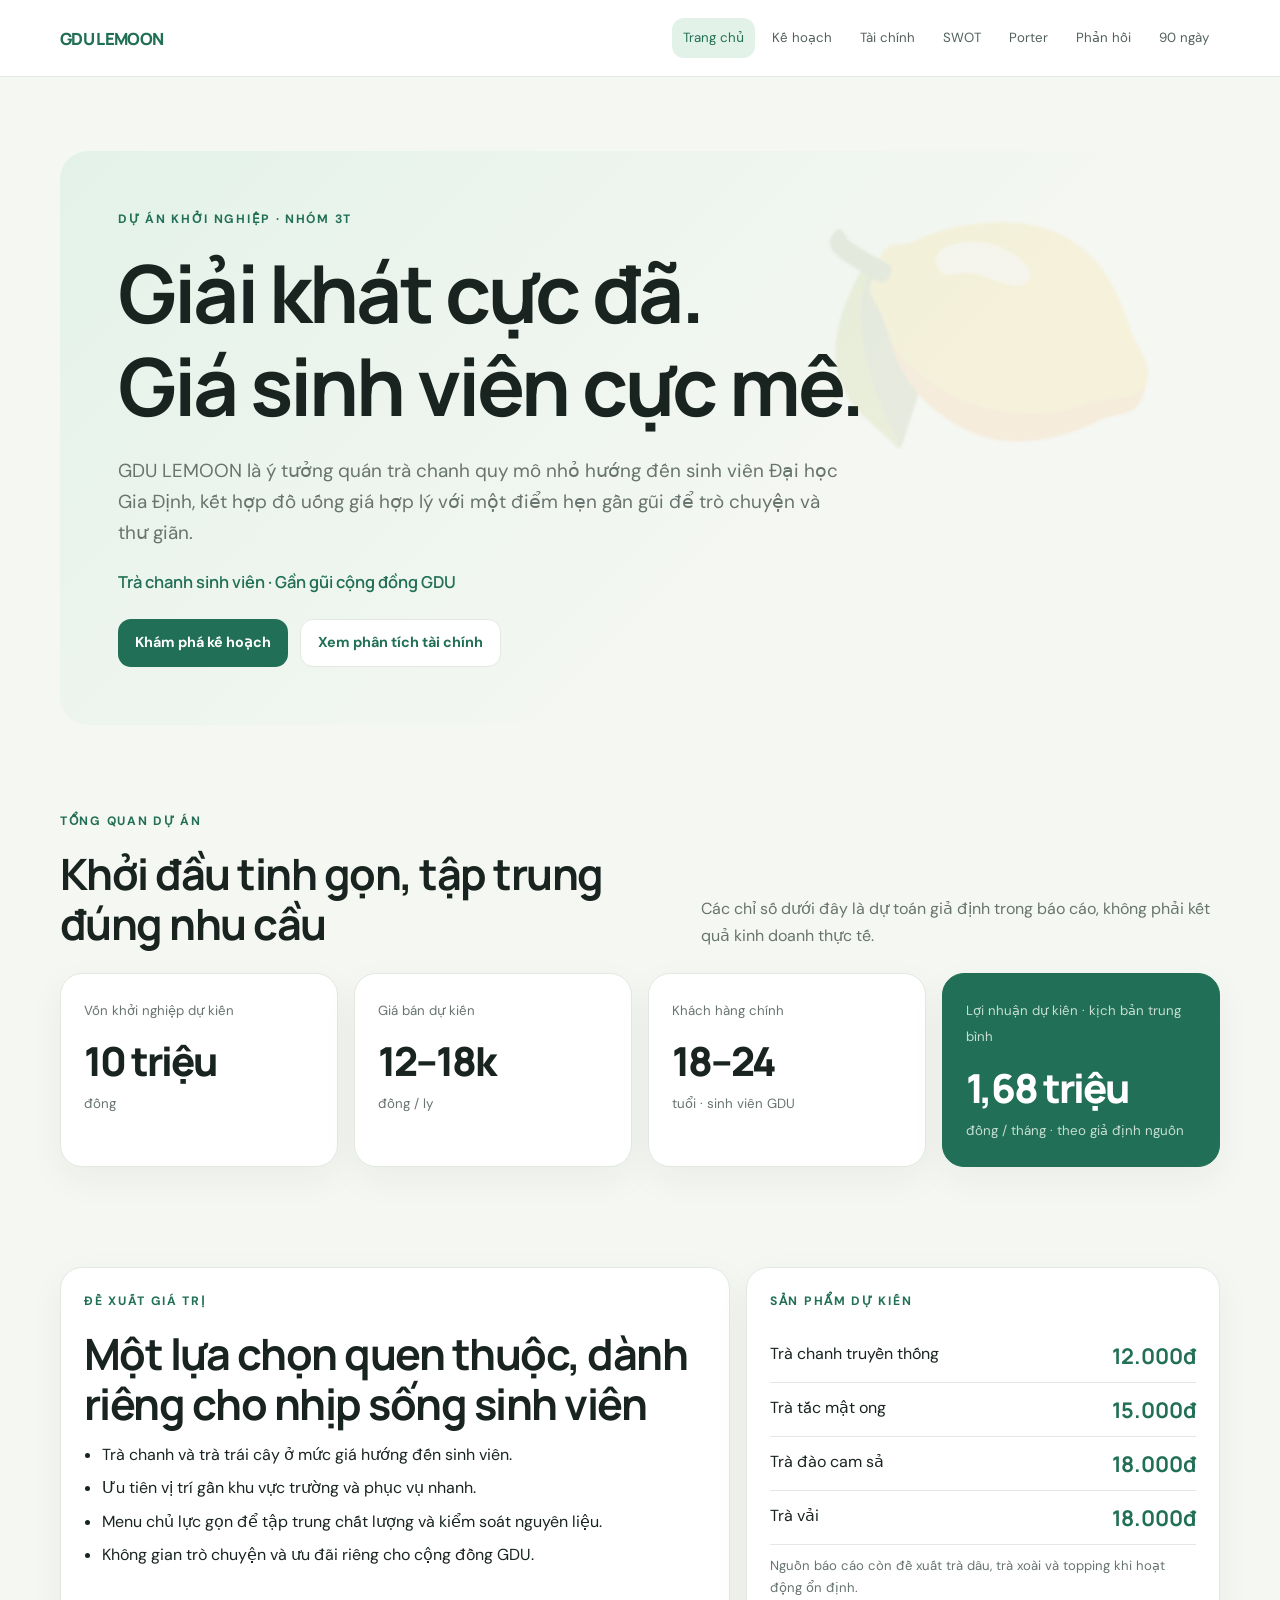
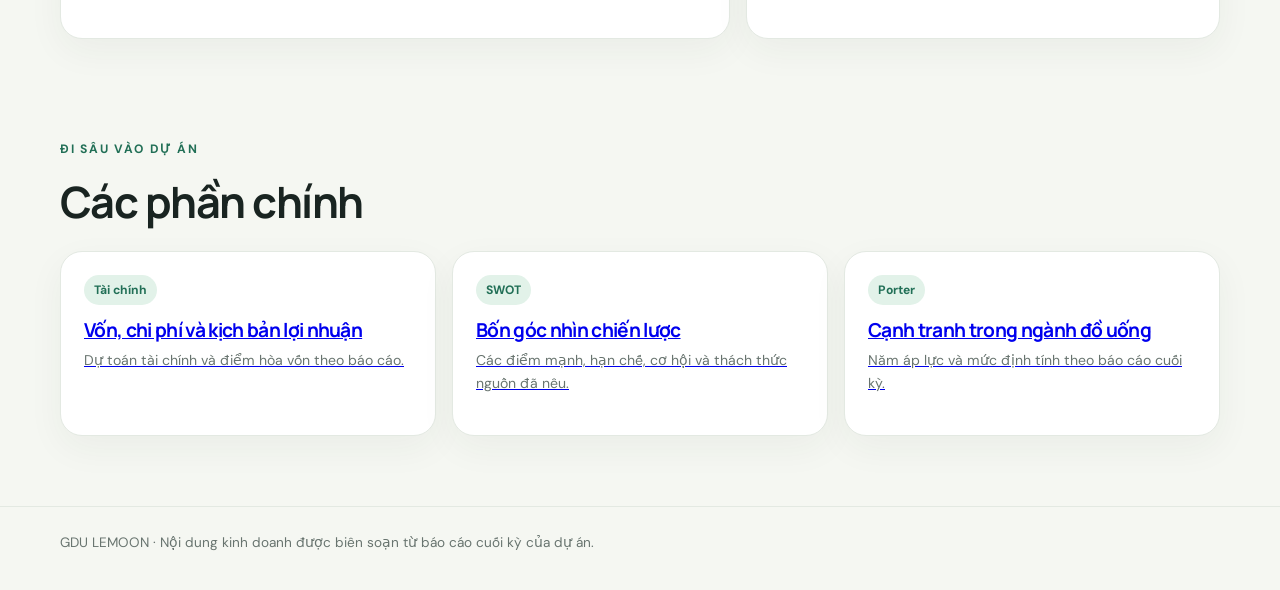
<file: Ai-Startup-Website-357/index.html>
<!doctype html><html lang="vi"><head><meta charset="utf-8"><meta name="viewport" content="width=device-width,initial-scale=1"><title>GDU LEMOON — Trà chanh sinh viên</title><link rel="stylesheet" href="style.css"></head><body><header class="topbar"><nav class="wrap nav"><a class="brand" href="index.html">GDU LEMOON</a><div class="navlinks"><a class="active" href="index.html">Trang chủ</a><a href="business-plan.html">Kế hoạch</a><a href="financial-analysis.html">Tài chính</a><a href="swot.html">SWOT</a><a href="five-forces.html">Porter</a><a href="reflections.html">Phản hồi</a><a href="action-plan.html">90 ngày</a></div></nav></header><main><section class="hero wrap"><div class="hero-panel"><div class="eyebrow">Dự án khởi nghiệp · Nhóm 3T</div><h1>Giải khát cực đã.<br>Giá sinh viên cực mê.</h1><p class="lead">GDU LEMOON là ý tưởng quán trà chanh quy mô nhỏ hướng đến sinh viên Đại học Gia Định, kết hợp đồ uống giá hợp lý với một điểm hẹn gần gũi để trò chuyện và thư giãn.</p><div class="tagline">Trà chanh sinh viên · Gần gũi cộng đồng GDU</div><div class="actions"><a class="button" href="business-plan.html">Khám phá kế hoạch</a><a class="button ghost" href="financial-analysis.html">Xem phân tích tài chính</a></div></div></section><section class="section wrap"><div class="section-head"><div><div class="eyebrow">Tổng quan dự án</div><h2>Khởi đầu tinh gọn, tập trung đúng nhu cầu</h2></div><p>Các chỉ số dưới đây là dự toán giả định trong báo cáo, không phải kết quả kinh doanh thực tế.</p></div><div class="grid"><article class="card kpi span-3"><span class="label">Vốn khởi nghiệp dự kiến</span><strong>10 triệu</strong><small>đồng</small></article><article class="card kpi span-3"><span class="label">Giá bán dự kiến</span><strong>12–18k</strong><small>đồng / ly</small></article><article class="card kpi span-3"><span class="label">Khách hàng chính</span><strong>18–24</strong><small>tuổi · sinh viên GDU</small></article><article class="card kpi span-3 accent"><span class="label">Lợi nhuận dự kiến · kịch bản trung bình</span><strong>1,68 triệu</strong><small>đồng / tháng · theo giả định nguồn</small></article></div></section><section class="section wrap"><div class="grid"><article class="card span-7"><div class="eyebrow">Đề xuất giá trị</div><h2>Một lựa chọn quen thuộc, dành riêng cho nhịp sống sinh viên</h2><ul class="list"><li>Trà chanh và trà trái cây ở mức giá hướng đến sinh viên.</li><li>Ưu tiên vị trí gần khu vực trường và phục vụ nhanh.</li><li>Menu chủ lực gọn để tập trung chất lượng và kiểm soát nguyên liệu.</li><li>Không gian trò chuyện và ưu đãi riêng cho cộng đồng GDU.</li></ul></article><article class="card span-5"><div class="eyebrow">Sản phẩm dự kiến</div><div class="menu-item"><span>Trà chanh truyền thống</span><span class="price">12.000đ</span></div><div class="menu-item"><span>Trà tắc mật ong</span><span class="price">15.000đ</span></div><div class="menu-item"><span>Trà đào cam sả</span><span class="price">18.000đ</span></div><div class="menu-item"><span>Trà vải</span><span class="price">18.000đ</span></div><p class="notice">Nguồn báo cáo còn đề xuất trà dâu, trà xoài và topping khi hoạt động ổn định.</p></article></div></section><section class="section wrap"><div class="section-head"><div><div class="eyebrow">Đi sâu vào dự án</div><h2>Các phần chính</h2></div></div><div class="grid"><a class="card span-4" href="financial-analysis.html"><span class="pill">Tài chính</span><h3 style="margin:14px 0 8px">Vốn, chi phí và kịch bản lợi nhuận</h3><p class="small">Dự toán tài chính và điểm hòa vốn theo báo cáo.</p></a><a class="card span-4" href="swot.html"><span class="pill">SWOT</span><h3 style="margin:14px 0 8px">Bốn góc nhìn chiến lược</h3><p class="small">Các điểm mạnh, hạn chế, cơ hội và thách thức nguồn đã nêu.</p></a><a class="card span-4" href="five-forces.html"><span class="pill">Porter</span><h3 style="margin:14px 0 8px">Cạnh tranh trong ngành đồ uống</h3><p class="small">Năm áp lực và mức định tính theo báo cáo cuối kỳ.</p></a></div></section></main><footer class="footer"><div class="wrap">GDU LEMOON · Nội dung kinh doanh được biên soạn từ báo cáo cuối kỳ của dự án.</div></footer></body></html>
</file>
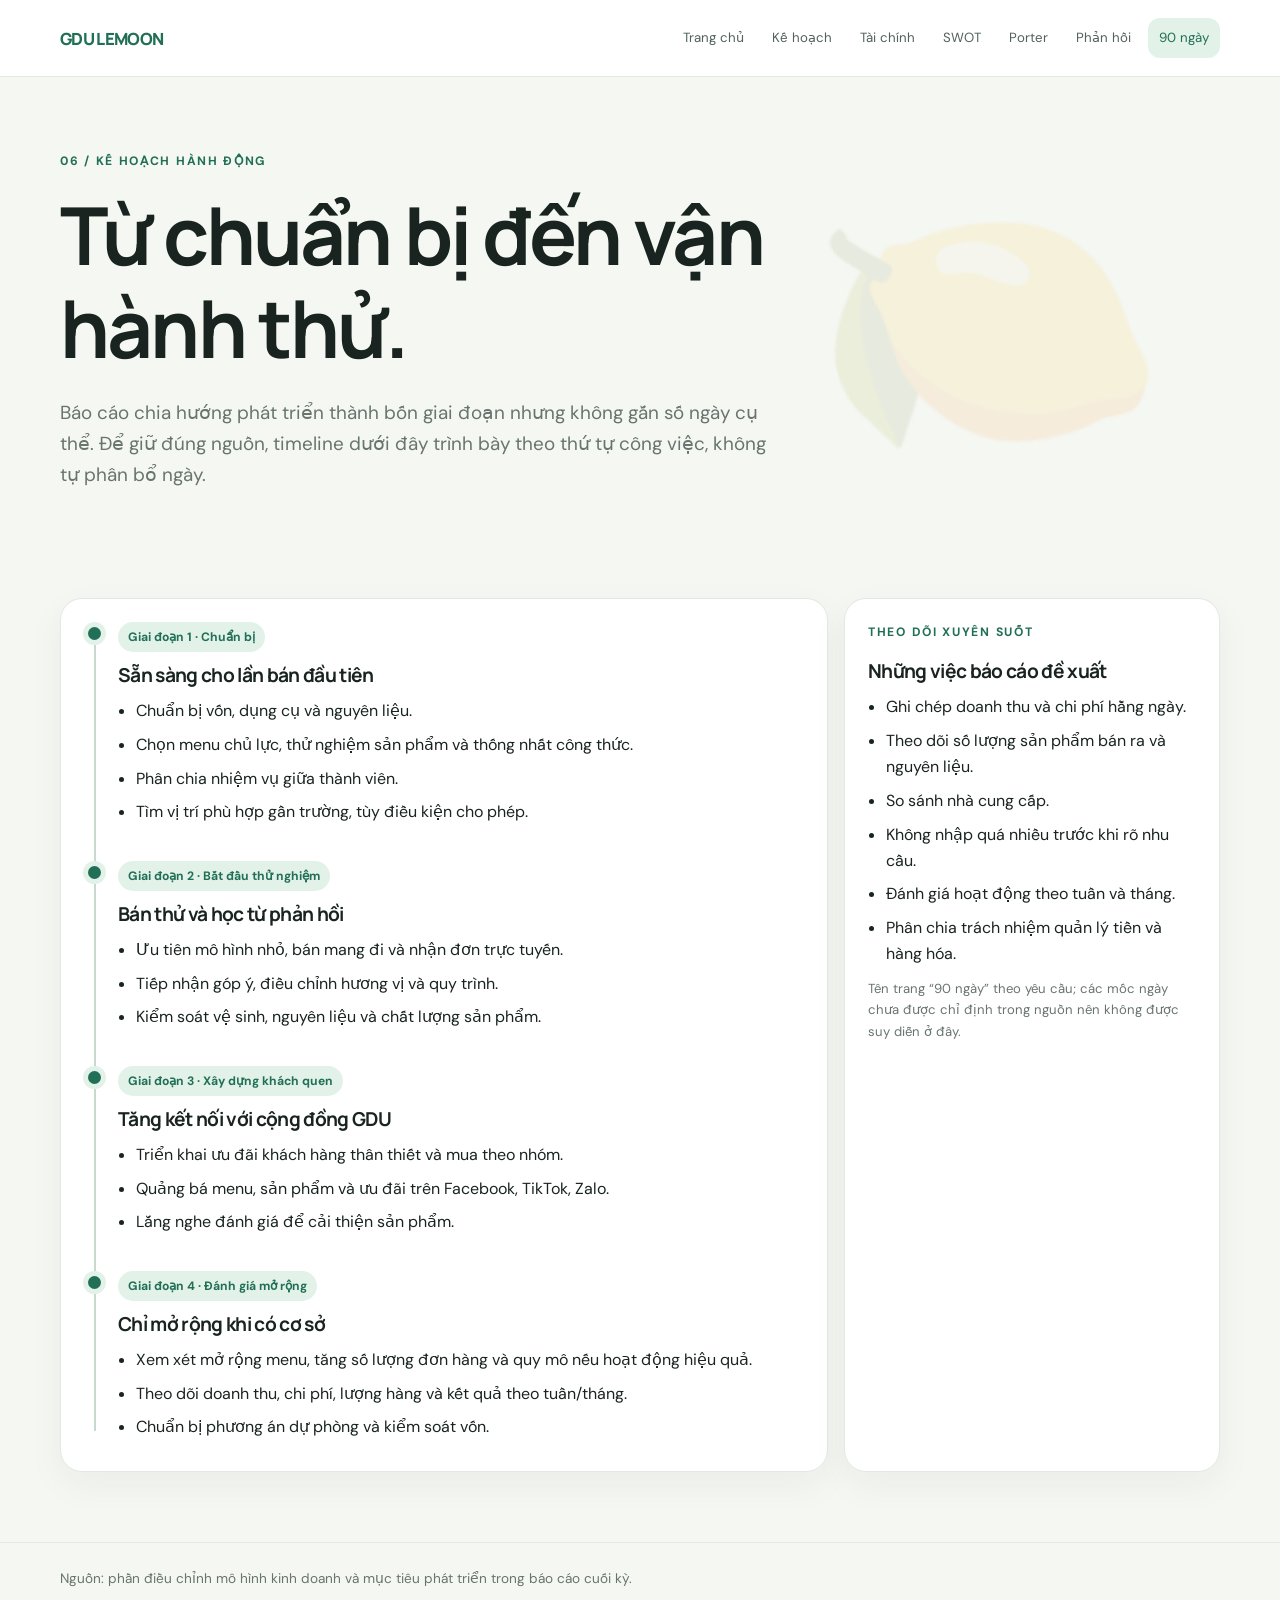
<file: Ai-Startup-Website-357/action-plan.html>
<!doctype html><html lang="vi"><head><meta charset="utf-8"><meta name="viewport" content="width=device-width,initial-scale=1"><title>Kế hoạch hành động 90 ngày — GDU LEMOON</title><link rel="stylesheet" href="style.css"></head><body><header class="topbar"><nav class="wrap nav"><a class="brand" href="index.html">GDU LEMOON</a><div class="navlinks"><a href="index.html">Trang chủ</a><a href="business-plan.html">Kế hoạch</a><a href="financial-analysis.html">Tài chính</a><a href="swot.html">SWOT</a><a href="five-forces.html">Porter</a><a href="reflections.html">Phản hồi</a><a class="active" href="action-plan.html">90 ngày</a></div></nav></header><main><section class="hero wrap"><div class="eyebrow">06 / Kế hoạch hành động</div><h1>Từ chuẩn bị đến vận hành thử.</h1><p class="lead">Báo cáo chia hướng phát triển thành bốn giai đoạn nhưng không gắn số ngày cụ thể. Để giữ đúng nguồn, timeline dưới đây trình bày theo thứ tự công việc, không tự phân bổ ngày.</p></section><section class="section wrap"><div class="grid"><article class="card span-8"><div class="timeline"><div class="step"><span class="pill">Giai đoạn 1 · Chuẩn bị</span><h3 style="margin-top:12px">Sẵn sàng cho lần bán đầu tiên</h3><ul class="list"><li>Chuẩn bị vốn, dụng cụ và nguyên liệu.</li><li>Chọn menu chủ lực, thử nghiệm sản phẩm và thống nhất công thức.</li><li>Phân chia nhiệm vụ giữa thành viên.</li><li>Tìm vị trí phù hợp gần trường, tùy điều kiện cho phép.</li></ul></div><div class="step"><span class="pill">Giai đoạn 2 · Bắt đầu thử nghiệm</span><h3 style="margin-top:12px">Bán thử và học từ phản hồi</h3><ul class="list"><li>Ưu tiên mô hình nhỏ, bán mang đi và nhận đơn trực tuyến.</li><li>Tiếp nhận góp ý, điều chỉnh hương vị và quy trình.</li><li>Kiểm soát vệ sinh, nguyên liệu và chất lượng sản phẩm.</li></ul></div><div class="step"><span class="pill">Giai đoạn 3 · Xây dựng khách quen</span><h3 style="margin-top:12px">Tăng kết nối với cộng đồng GDU</h3><ul class="list"><li>Triển khai ưu đãi khách hàng thân thiết và mua theo nhóm.</li><li>Quảng bá menu, sản phẩm và ưu đãi trên Facebook, TikTok, Zalo.</li><li>Lắng nghe đánh giá để cải thiện sản phẩm.</li></ul></div><div class="step"><span class="pill">Giai đoạn 4 · Đánh giá mở rộng</span><h3 style="margin-top:12px">Chỉ mở rộng khi có cơ sở</h3><ul class="list"><li>Xem xét mở rộng menu, tăng số lượng đơn hàng và quy mô nếu hoạt động hiệu quả.</li><li>Theo dõi doanh thu, chi phí, lượng hàng và kết quả theo tuần/tháng.</li><li>Chuẩn bị phương án dự phòng và kiểm soát vốn.</li></ul></div></div></article><article class="card span-4"><div class="eyebrow">Theo dõi xuyên suốt</div><h3>Những việc báo cáo đề xuất</h3><ul class="list"><li>Ghi chép doanh thu và chi phí hằng ngày.</li><li>Theo dõi số lượng sản phẩm bán ra và nguyên liệu.</li><li>So sánh nhà cung cấp.</li><li>Không nhập quá nhiều trước khi rõ nhu cầu.</li><li>Đánh giá hoạt động theo tuần và tháng.</li><li>Phân chia trách nhiệm quản lý tiền và hàng hóa.</li></ul><p class="notice">Tên trang “90 ngày” theo yêu cầu; các mốc ngày chưa được chỉ định trong nguồn nên không được suy diễn ở đây.</p></article></div></section></main><footer class="footer"><div class="wrap">Nguồn: phần điều chỉnh mô hình kinh doanh và mục tiêu phát triển trong báo cáo cuối kỳ.</div></footer></body></html>
</file>
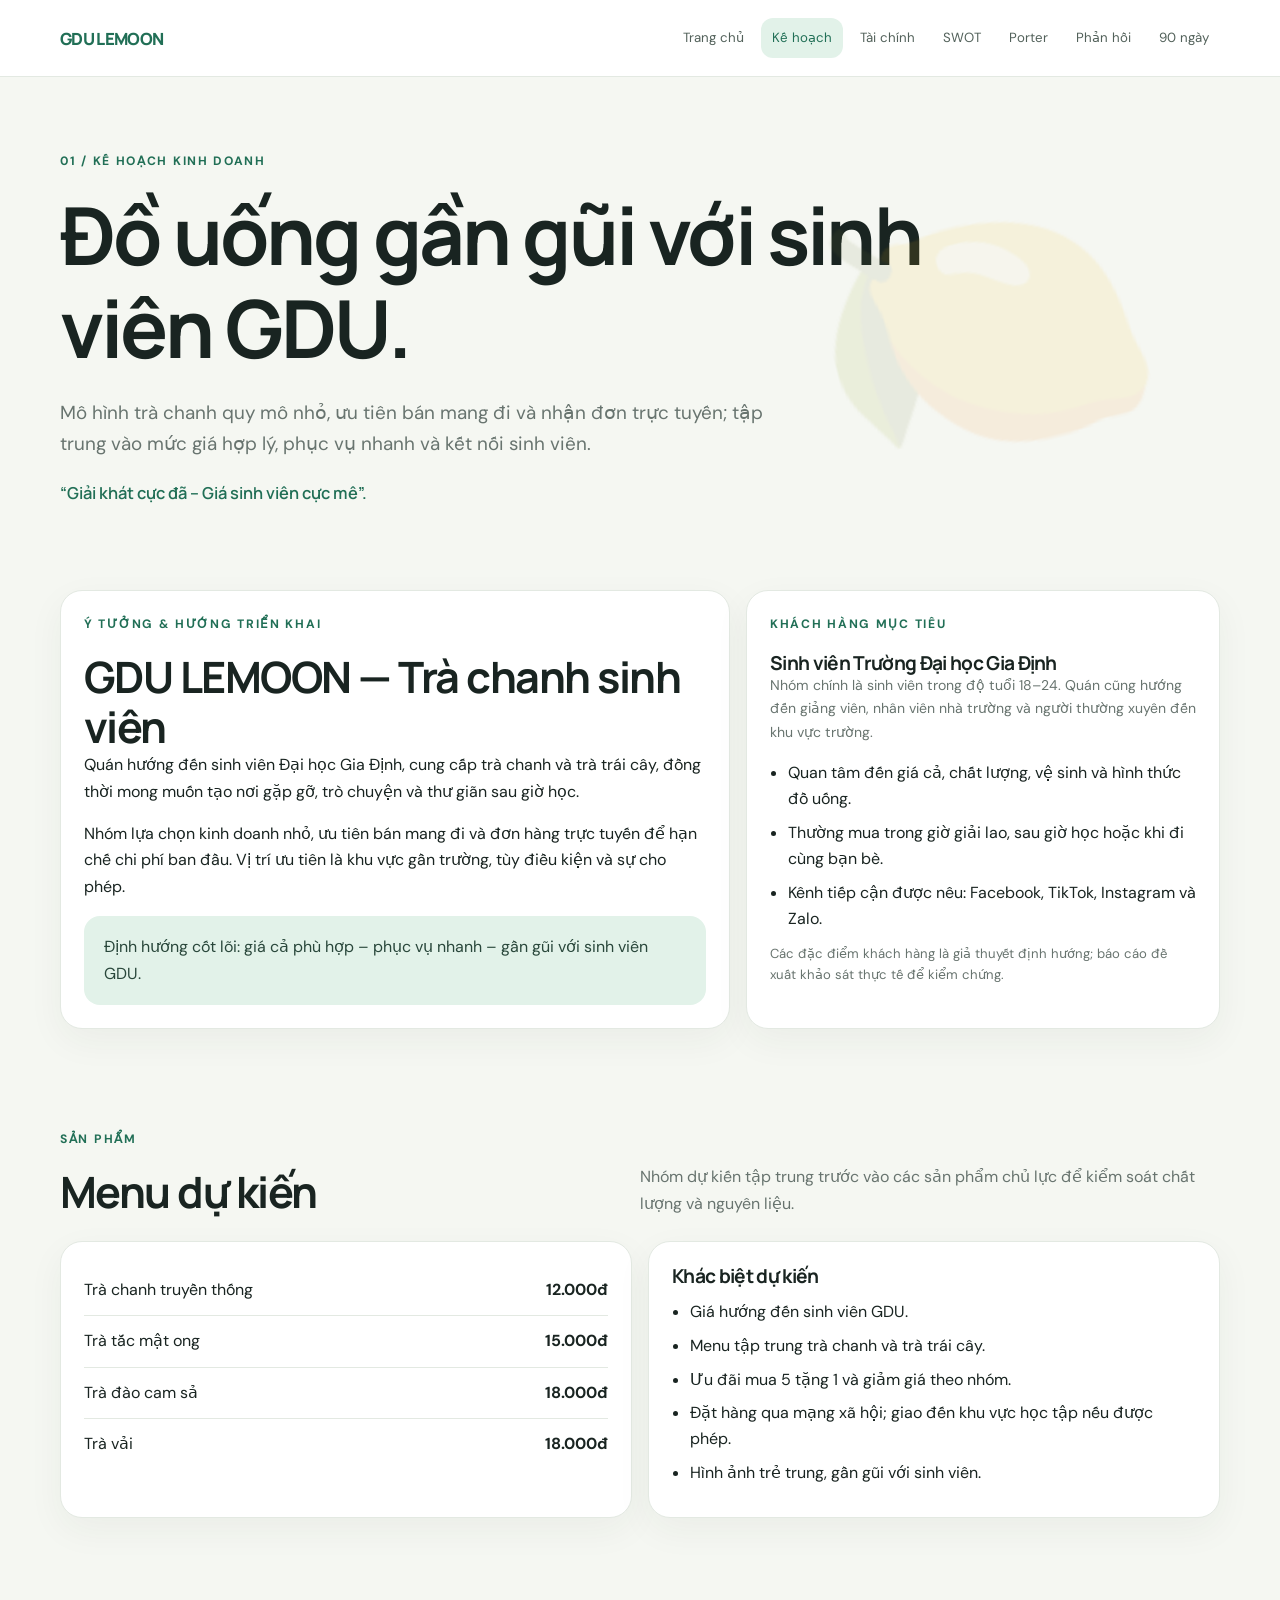
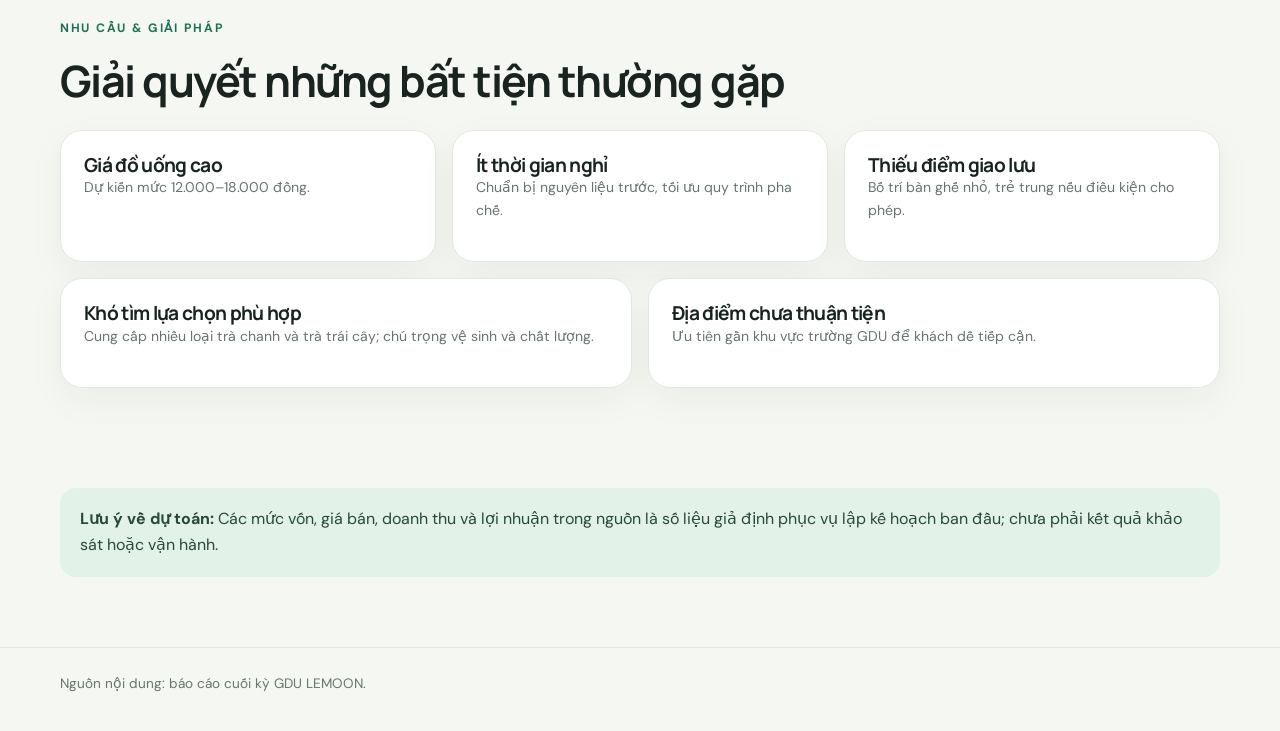
<file: Ai-Startup-Website-357/business-plan.html>
<!doctype html><html lang="vi"><head><meta charset="utf-8"><meta name="viewport" content="width=device-width,initial-scale=1"><title>Kế hoạch kinh doanh — GDU LEMOON</title><link rel="stylesheet" href="style.css"></head><body><header class="topbar"><nav class="wrap nav"><a class="brand" href="index.html">GDU LEMOON</a><div class="navlinks"><a href="index.html">Trang chủ</a><a class="active" href="business-plan.html">Kế hoạch</a><a href="financial-analysis.html">Tài chính</a><a href="swot.html">SWOT</a><a href="five-forces.html">Porter</a><a href="reflections.html">Phản hồi</a><a href="action-plan.html">90 ngày</a></div></nav></header><main><section class="hero wrap"><div class="eyebrow">01 / Kế hoạch kinh doanh</div><h1>Đồ uống gần gũi với sinh viên GDU.</h1><p class="lead">Mô hình trà chanh quy mô nhỏ, ưu tiên bán mang đi và nhận đơn trực tuyến; tập trung vào mức giá hợp lý, phục vụ nhanh và kết nối sinh viên.</p><div class="tagline">“Giải khát cực đã – Giá sinh viên cực mê”.</div></section><section class="section wrap"><div class="grid"><article class="card span-7"><div class="eyebrow">Ý tưởng & hướng triển khai</div><h2>GDU LEMOON — Trà chanh sinh viên</h2><p>Quán hướng đến sinh viên Đại học Gia Định, cung cấp trà chanh và trà trái cây, đồng thời mong muốn tạo nơi gặp gỡ, trò chuyện và thư giãn sau giờ học.</p><p>Nhóm lựa chọn kinh doanh nhỏ, ưu tiên bán mang đi và đơn hàng trực tuyến để hạn chế chi phí ban đầu. Vị trí ưu tiên là khu vực gần trường, tùy điều kiện và sự cho phép.</p><div class="callout">Định hướng cốt lõi: giá cả phù hợp – phục vụ nhanh – gần gũi với sinh viên GDU.</div></article><article class="card span-5"><div class="eyebrow">Khách hàng mục tiêu</div><h3>Sinh viên Trường Đại học Gia Định</h3><p class="small">Nhóm chính là sinh viên trong độ tuổi 18–24. Quán cũng hướng đến giảng viên, nhân viên nhà trường và người thường xuyên đến khu vực trường.</p><ul class="list"><li>Quan tâm đến giá cả, chất lượng, vệ sinh và hình thức đồ uống.</li><li>Thường mua trong giờ giải lao, sau giờ học hoặc khi đi cùng bạn bè.</li><li>Kênh tiếp cận được nêu: Facebook, TikTok, Instagram và Zalo.</li></ul><p class="notice">Các đặc điểm khách hàng là giả thuyết định hướng; báo cáo đề xuất khảo sát thực tế để kiểm chứng.</p></article></div></section><section class="section wrap"><div class="section-head"><div><div class="eyebrow">Sản phẩm</div><h2>Menu dự kiến</h2></div><p>Nhóm dự kiến tập trung trước vào các sản phẩm chủ lực để kiểm soát chất lượng và nguyên liệu.</p></div><div class="grid"><article class="card span-6"><div class="menu-item"><span>Trà chanh truyền thống</span><b>12.000đ</b></div><div class="menu-item"><span>Trà tắc mật ong</span><b>15.000đ</b></div><div class="menu-item"><span>Trà đào cam sả</span><b>18.000đ</b></div><div class="menu-item"><span>Trà vải</span><b>18.000đ</b></div></article><article class="card span-6"><h3>Khác biệt dự kiến</h3><ul class="list"><li>Giá hướng đến sinh viên GDU.</li><li>Menu tập trung trà chanh và trà trái cây.</li><li>Ưu đãi mua 5 tặng 1 và giảm giá theo nhóm.</li><li>Đặt hàng qua mạng xã hội; giao đến khu vực học tập nếu được phép.</li><li>Hình ảnh trẻ trung, gần gũi với sinh viên.</li></ul></article></div></section><section class="section wrap"><div class="section-head"><div><div class="eyebrow">Nhu cầu & giải pháp</div><h2>Giải quyết những bất tiện thường gặp</h2></div></div><div class="grid"><article class="card span-4"><h3>Giá đồ uống cao</h3><p class="small">Dự kiến mức 12.000–18.000 đồng.</p></article><article class="card span-4"><h3>Ít thời gian nghỉ</h3><p class="small">Chuẩn bị nguyên liệu trước, tối ưu quy trình pha chế.</p></article><article class="card span-4"><h3>Thiếu điểm giao lưu</h3><p class="small">Bố trí bàn ghế nhỏ, trẻ trung nếu điều kiện cho phép.</p></article><article class="card span-6"><h3>Khó tìm lựa chọn phù hợp</h3><p class="small">Cung cấp nhiều loại trà chanh và trà trái cây; chú trọng vệ sinh và chất lượng.</p></article><article class="card span-6"><h3>Địa điểm chưa thuận tiện</h3><p class="small">Ưu tiên gần khu vực trường GDU để khách dễ tiếp cận.</p></article></div></section><section class="section wrap"><div class="callout"><b>Lưu ý về dự toán:</b> Các mức vốn, giá bán, doanh thu và lợi nhuận trong nguồn là số liệu giả định phục vụ lập kế hoạch ban đầu; chưa phải kết quả khảo sát hoặc vận hành.</div></section></main><footer class="footer"><div class="wrap">Nguồn nội dung: báo cáo cuối kỳ GDU LEMOON.</div></footer></body></html>
</file>
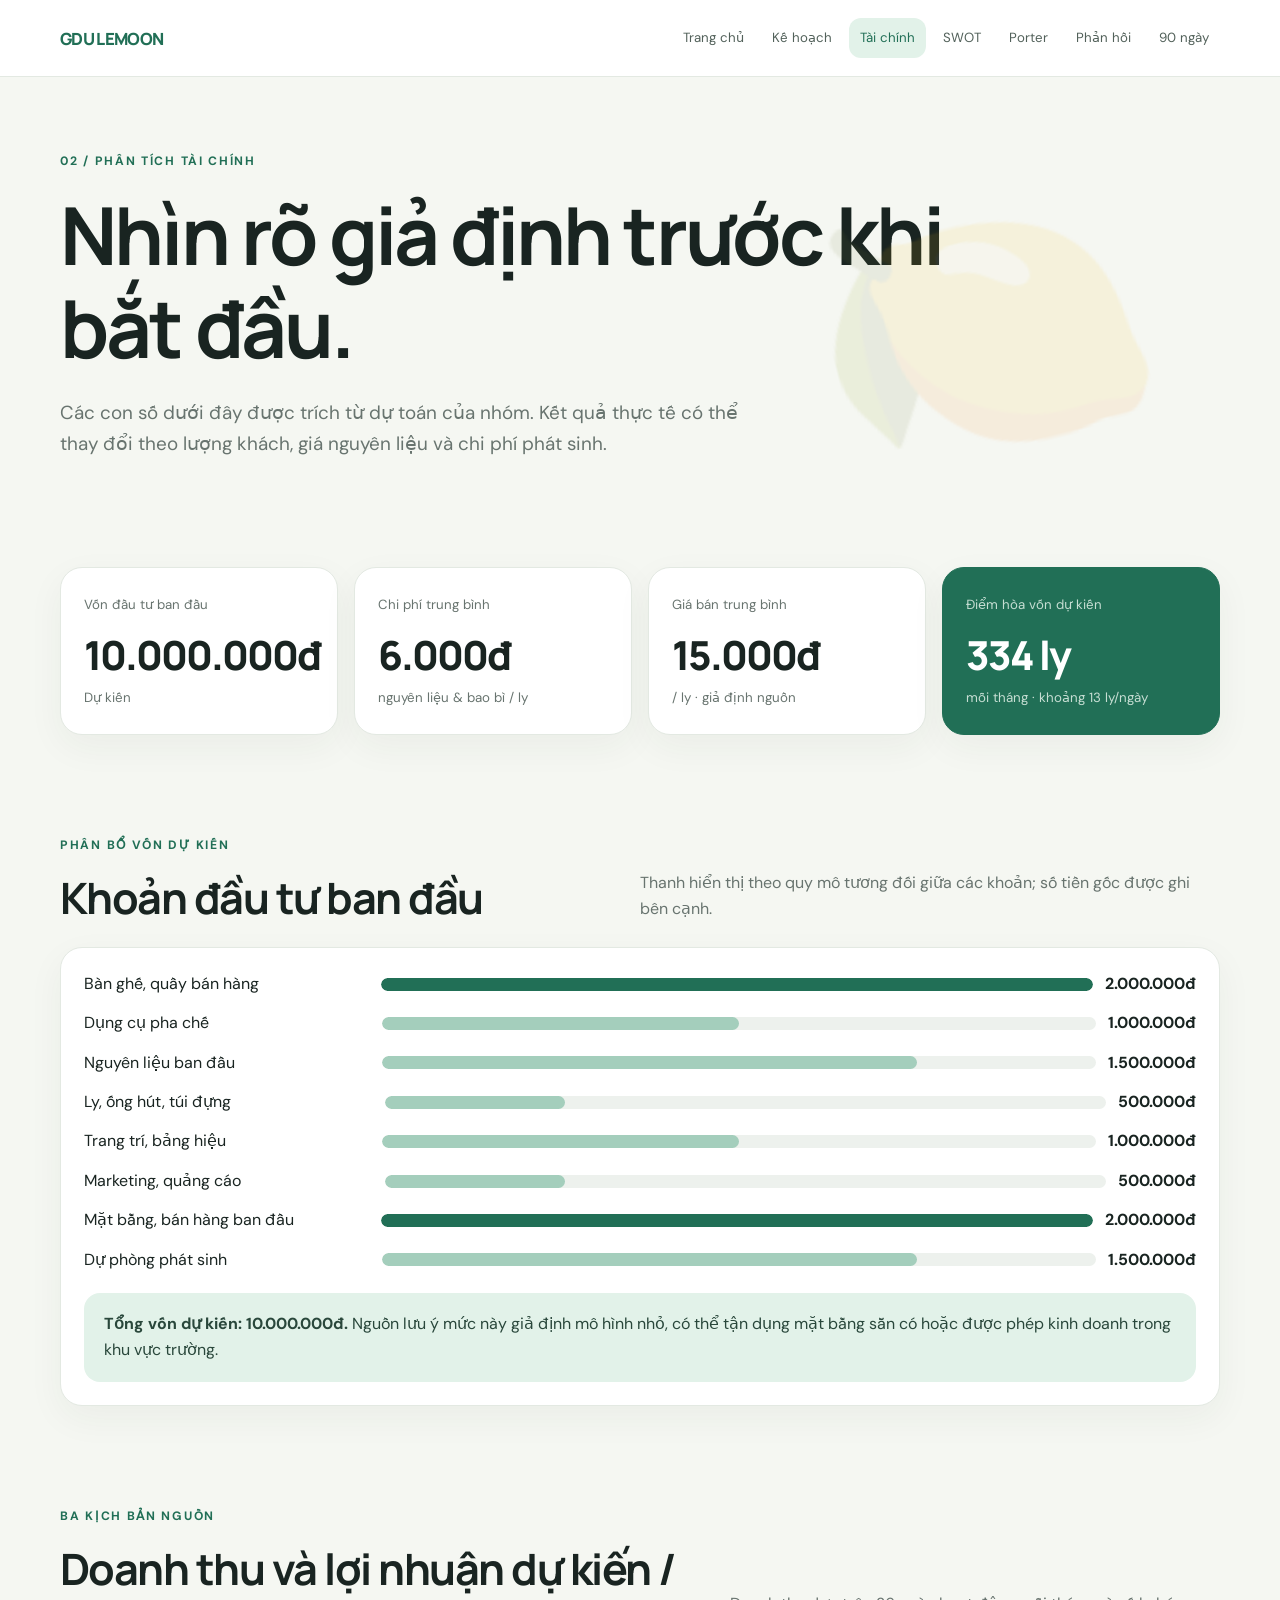
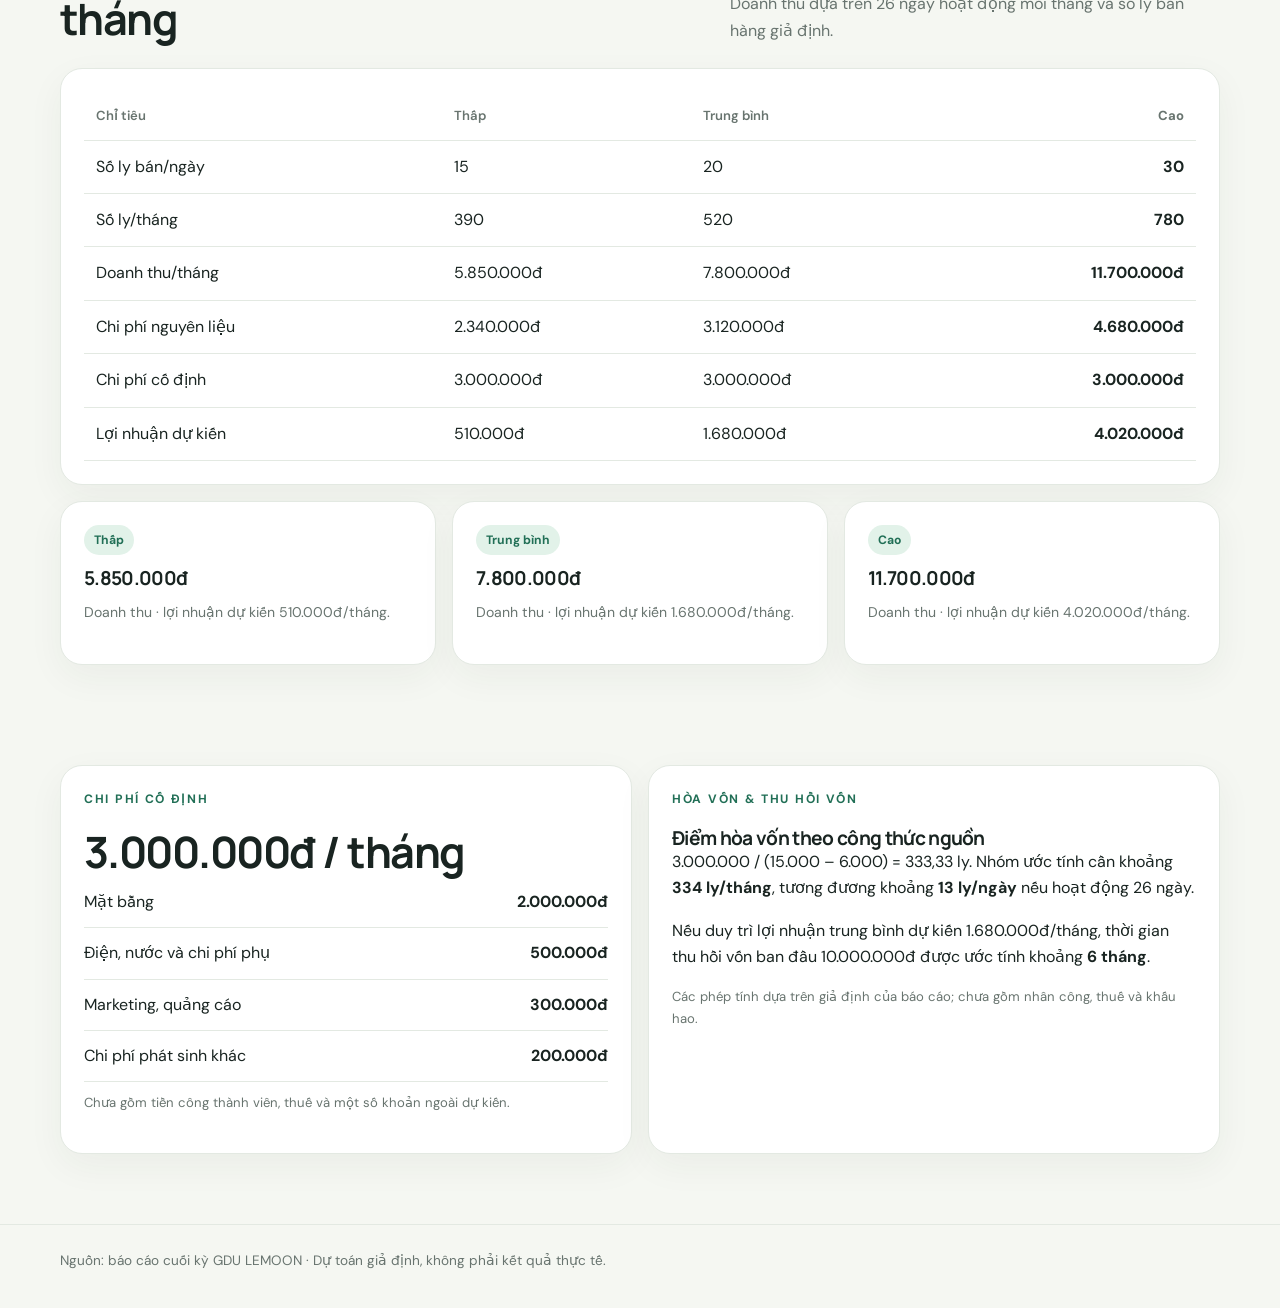
<file: Ai-Startup-Website-357/financial-analysis.html>
<!doctype html><html lang="vi"><head><meta charset="utf-8"><meta name="viewport" content="width=device-width,initial-scale=1"><title>Phân tích tài chính — GDU LEMOON</title><link rel="stylesheet" href="style.css"></head><body><header class="topbar"><nav class="wrap nav"><a class="brand" href="index.html">GDU LEMOON</a><div class="navlinks"><a href="index.html">Trang chủ</a><a href="business-plan.html">Kế hoạch</a><a class="active" href="financial-analysis.html">Tài chính</a><a href="swot.html">SWOT</a><a href="five-forces.html">Porter</a><a href="reflections.html">Phản hồi</a><a href="action-plan.html">90 ngày</a></div></nav></header><main><section class="hero wrap"><div class="eyebrow">02 / Phân tích tài chính</div><h1>Nhìn rõ giả định trước khi bắt đầu.</h1><p class="lead">Các con số dưới đây được trích từ dự toán của nhóm. Kết quả thực tế có thể thay đổi theo lượng khách, giá nguyên liệu và chi phí phát sinh.</p></section><section class="section wrap"><div class="grid"><article class="card kpi span-3"><span class="label">Vốn đầu tư ban đầu</span><strong>10.000.000đ</strong><small>Dự kiến</small></article><article class="card kpi span-3"><span class="label">Chi phí trung bình</span><strong>6.000đ</strong><small>nguyên liệu & bao bì / ly</small></article><article class="card kpi span-3"><span class="label">Giá bán trung bình</span><strong>15.000đ</strong><small>/ ly · giả định nguồn</small></article><article class="card kpi span-3 accent"><span class="label">Điểm hòa vốn dự kiến</span><strong>334 ly</strong><small>mỗi tháng · khoảng 13 ly/ngày</small></article></div></section><section class="section wrap"><div class="section-head"><div><div class="eyebrow">Phân bổ vốn dự kiến</div><h2>Khoản đầu tư ban đầu</h2></div><p>Thanh hiển thị theo quy mô tương đối giữa các khoản; số tiền gốc được ghi bên cạnh.</p></div><article class="card"><div class="bar-chart"><div class="bar-row"><span>Bàn ghế, quầy bán hàng</span><div class="track"><div class="fill" style="width:100%"></div></div><strong>2.000.000đ</strong></div><div class="bar-row"><span>Dụng cụ pha chế</span><div class="track"><div class="fill alt" style="width:50%"></div></div><strong>1.000.000đ</strong></div><div class="bar-row"><span>Nguyên liệu ban đầu</span><div class="track"><div class="fill alt" style="width:75%"></div></div><strong>1.500.000đ</strong></div><div class="bar-row"><span>Ly, ống hút, túi đựng</span><div class="track"><div class="fill alt" style="width:25%"></div></div><strong>500.000đ</strong></div><div class="bar-row"><span>Trang trí, bảng hiệu</span><div class="track"><div class="fill alt" style="width:50%"></div></div><strong>1.000.000đ</strong></div><div class="bar-row"><span>Marketing, quảng cáo</span><div class="track"><div class="fill alt" style="width:25%"></div></div><strong>500.000đ</strong></div><div class="bar-row"><span>Mặt bằng, bán hàng ban đầu</span><div class="track"><div class="fill" style="width:100%"></div></div><strong>2.000.000đ</strong></div><div class="bar-row"><span>Dự phòng phát sinh</span><div class="track"><div class="fill alt" style="width:75%"></div></div><strong>1.500.000đ</strong></div></div><div class="callout" style="margin-top:20px"><b>Tổng vốn dự kiến: 10.000.000đ.</b> Nguồn lưu ý mức này giả định mô hình nhỏ, có thể tận dụng mặt bằng sẵn có hoặc được phép kinh doanh trong khu vực trường.</div></article></section><section class="section wrap"><div class="section-head"><div><div class="eyebrow">Ba kịch bản nguồn</div><h2>Doanh thu và lợi nhuận dự kiến / tháng</h2></div><p>Doanh thu dựa trên 26 ngày hoạt động mỗi tháng và số ly bán hàng giả định.</p></div><div class="grid"><article class="card span-12 table-wrap"><table class="table"><thead><tr><th>Chỉ tiêu</th><th>Thấp</th><th>Trung bình</th><th>Cao</th></tr></thead><tbody><tr><td>Số ly bán/ngày</td><td>15</td><td>20</td><td>30</td></tr><tr><td>Số ly/tháng</td><td>390</td><td>520</td><td>780</td></tr><tr><td>Doanh thu/tháng</td><td>5.850.000đ</td><td>7.800.000đ</td><td>11.700.000đ</td></tr><tr><td>Chi phí nguyên liệu</td><td>2.340.000đ</td><td>3.120.000đ</td><td>4.680.000đ</td></tr><tr><td>Chi phí cố định</td><td>3.000.000đ</td><td>3.000.000đ</td><td>3.000.000đ</td></tr><tr><td>Lợi nhuận dự kiến</td><td>510.000đ</td><td>1.680.000đ</td><td>4.020.000đ</td></tr></tbody></table></article><article class="card span-4"><span class="pill">Thấp</span><h3 style="margin:12px 0">5.850.000đ</h3><p class="small">Doanh thu · lợi nhuận dự kiến 510.000đ/tháng.</p></article><article class="card span-4"><span class="pill">Trung bình</span><h3 style="margin:12px 0">7.800.000đ</h3><p class="small">Doanh thu · lợi nhuận dự kiến 1.680.000đ/tháng.</p></article><article class="card span-4"><span class="pill">Cao</span><h3 style="margin:12px 0">11.700.000đ</h3><p class="small">Doanh thu · lợi nhuận dự kiến 4.020.000đ/tháng.</p></article></div></section><section class="section wrap"><div class="grid"><article class="card span-6"><div class="eyebrow">Chi phí cố định</div><h2>3.000.000đ / tháng</h2><div class="row"><span>Mặt bằng</span><b>2.000.000đ</b></div><div class="row"><span>Điện, nước và chi phí phụ</span><b>500.000đ</b></div><div class="row"><span>Marketing, quảng cáo</span><b>300.000đ</b></div><div class="row"><span>Chi phí phát sinh khác</span><b>200.000đ</b></div><p class="notice">Chưa gồm tiền công thành viên, thuế và một số khoản ngoài dự kiến.</p></article><article class="card span-6"><div class="eyebrow">Hòa vốn & thu hồi vốn</div><h3>Điểm hòa vốn theo công thức nguồn</h3><p>3.000.000 / (15.000 – 6.000) = 333,33 ly. Nhóm ước tính cần khoảng <b>334 ly/tháng</b>, tương đương khoảng <b>13 ly/ngày</b> nếu hoạt động 26 ngày.</p><p>Nếu duy trì lợi nhuận trung bình dự kiến 1.680.000đ/tháng, thời gian thu hồi vốn ban đầu 10.000.000đ được ước tính khoảng <b>6 tháng</b>.</p><p class="notice">Các phép tính dựa trên giả định của báo cáo; chưa gồm nhân công, thuế và khấu hao.</p></article></div></section></main><footer class="footer"><div class="wrap">Nguồn: báo cáo cuối kỳ GDU LEMOON · Dự toán giả định, không phải kết quả thực tế.</div></footer></body></html>
</file>
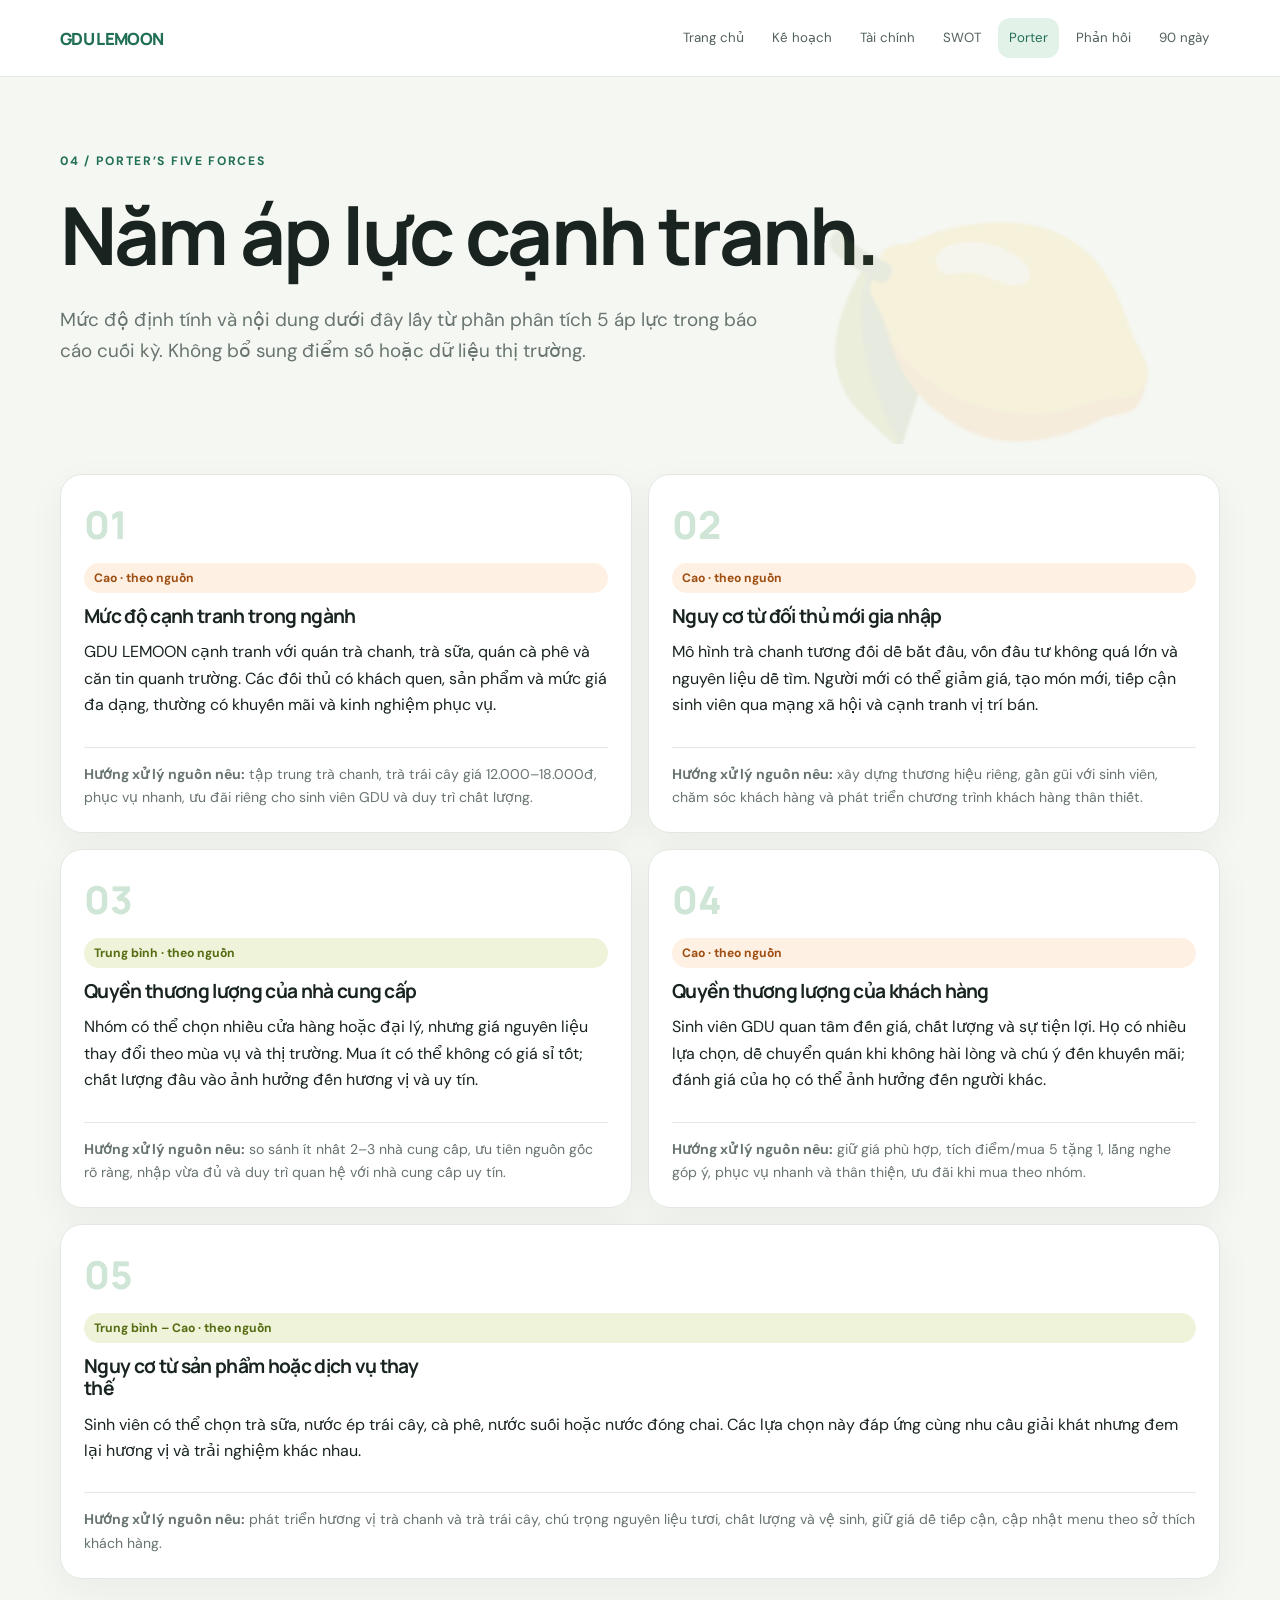
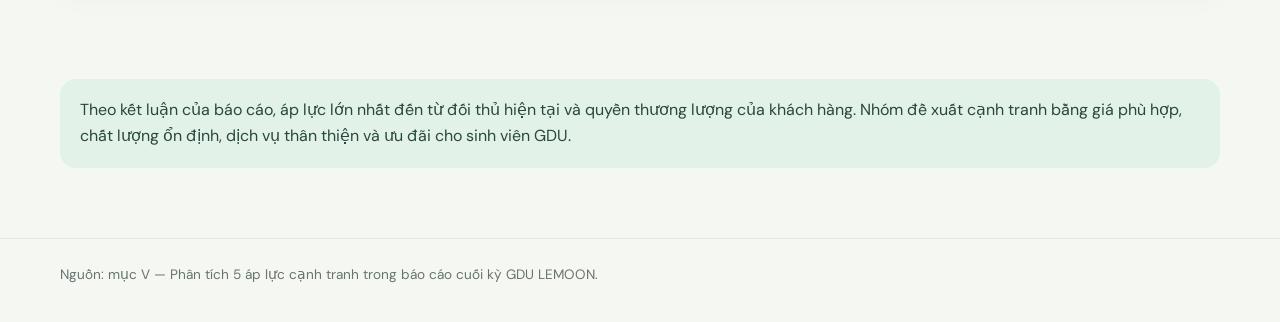
<file: Ai-Startup-Website-357/five-forces.html>
<!doctype html><html lang="vi"><head><meta charset="utf-8"><meta name="viewport" content="width=device-width,initial-scale=1"><title>Porter’s Five Forces — GDU LEMOON</title><link rel="stylesheet" href="style.css"></head><body><header class="topbar"><nav class="wrap nav"><a class="brand" href="index.html">GDU LEMOON</a><div class="navlinks"><a href="index.html">Trang chủ</a><a href="business-plan.html">Kế hoạch</a><a href="financial-analysis.html">Tài chính</a><a href="swot.html">SWOT</a><a class="active" href="five-forces.html">Porter</a><a href="reflections.html">Phản hồi</a><a href="action-plan.html">90 ngày</a></div></nav></header><main><section class="hero wrap"><div class="eyebrow">04 / Porter’s Five Forces</div><h1>Năm áp lực cạnh tranh.</h1><p class="lead">Mức độ định tính và nội dung dưới đây lấy từ phần phân tích 5 áp lực trong báo cáo cuối kỳ. Không bổ sung điểm số hoặc dữ liệu thị trường.</p></section><section class="section wrap"><div class="grid"><article class="card force span-6"><div class="force-number">01</div><span class="pill high">Cao · theo nguồn</span><h3>Mức độ cạnh tranh trong ngành</h3><p>GDU LEMOON cạnh tranh với quán trà chanh, trà sữa, quán cà phê và căn tin quanh trường. Các đối thủ có khách quen, sản phẩm và mức giá đa dạng, thường có khuyến mãi và kinh nghiệm phục vụ.</p><div class="foot small"><b>Hướng xử lý nguồn nêu:</b> tập trung trà chanh, trà trái cây giá 12.000–18.000đ, phục vụ nhanh, ưu đãi riêng cho sinh viên GDU và duy trì chất lượng.</div></article><article class="card force span-6"><div class="force-number">02</div><span class="pill high">Cao · theo nguồn</span><h3>Nguy cơ từ đối thủ mới gia nhập</h3><p>Mô hình trà chanh tương đối dễ bắt đầu, vốn đầu tư không quá lớn và nguyên liệu dễ tìm. Người mới có thể giảm giá, tạo món mới, tiếp cận sinh viên qua mạng xã hội và cạnh tranh vị trí bán.</p><div class="foot small"><b>Hướng xử lý nguồn nêu:</b> xây dựng thương hiệu riêng, gần gũi với sinh viên, chăm sóc khách hàng và phát triển chương trình khách hàng thân thiết.</div></article><article class="card force span-6"><div class="force-number">03</div><span class="pill mid">Trung bình · theo nguồn</span><h3>Quyền thương lượng của nhà cung cấp</h3><p>Nhóm có thể chọn nhiều cửa hàng hoặc đại lý, nhưng giá nguyên liệu thay đổi theo mùa vụ và thị trường. Mua ít có thể không có giá sỉ tốt; chất lượng đầu vào ảnh hưởng đến hương vị và uy tín.</p><div class="foot small"><b>Hướng xử lý nguồn nêu:</b> so sánh ít nhất 2–3 nhà cung cấp, ưu tiên nguồn gốc rõ ràng, nhập vừa đủ và duy trì quan hệ với nhà cung cấp uy tín.</div></article><article class="card force span-6"><div class="force-number">04</div><span class="pill high">Cao · theo nguồn</span><h3>Quyền thương lượng của khách hàng</h3><p>Sinh viên GDU quan tâm đến giá, chất lượng và sự tiện lợi. Họ có nhiều lựa chọn, dễ chuyển quán khi không hài lòng và chú ý đến khuyến mãi; đánh giá của họ có thể ảnh hưởng đến người khác.</p><div class="foot small"><b>Hướng xử lý nguồn nêu:</b> giữ giá phù hợp, tích điểm/mua 5 tặng 1, lắng nghe góp ý, phục vụ nhanh và thân thiện, ưu đãi khi mua theo nhóm.</div></article><article class="card force span-12"><div class="force-number">05</div><span class="pill mid">Trung bình – Cao · theo nguồn</span><h3>Nguy cơ từ sản phẩm hoặc dịch vụ thay thế</h3><p>Sinh viên có thể chọn trà sữa, nước ép trái cây, cà phê, nước suối hoặc nước đóng chai. Các lựa chọn này đáp ứng cùng nhu cầu giải khát nhưng đem lại hương vị và trải nghiệm khác nhau.</p><div class="foot small"><b>Hướng xử lý nguồn nêu:</b> phát triển hương vị trà chanh và trà trái cây, chú trọng nguyên liệu tươi, chất lượng và vệ sinh, giữ giá dễ tiếp cận, cập nhật menu theo sở thích khách hàng.</div></article></div></section><section class="section wrap"><div class="callout">Theo kết luận của báo cáo, áp lực lớn nhất đến từ đối thủ hiện tại và quyền thương lượng của khách hàng. Nhóm đề xuất cạnh tranh bằng giá phù hợp, chất lượng ổn định, dịch vụ thân thiện và ưu đãi cho sinh viên GDU.</div></section></main><footer class="footer"><div class="wrap">Nguồn: mục V — Phân tích 5 áp lực cạnh tranh trong báo cáo cuối kỳ GDU LEMOON.</div></footer></body></html>
</file>
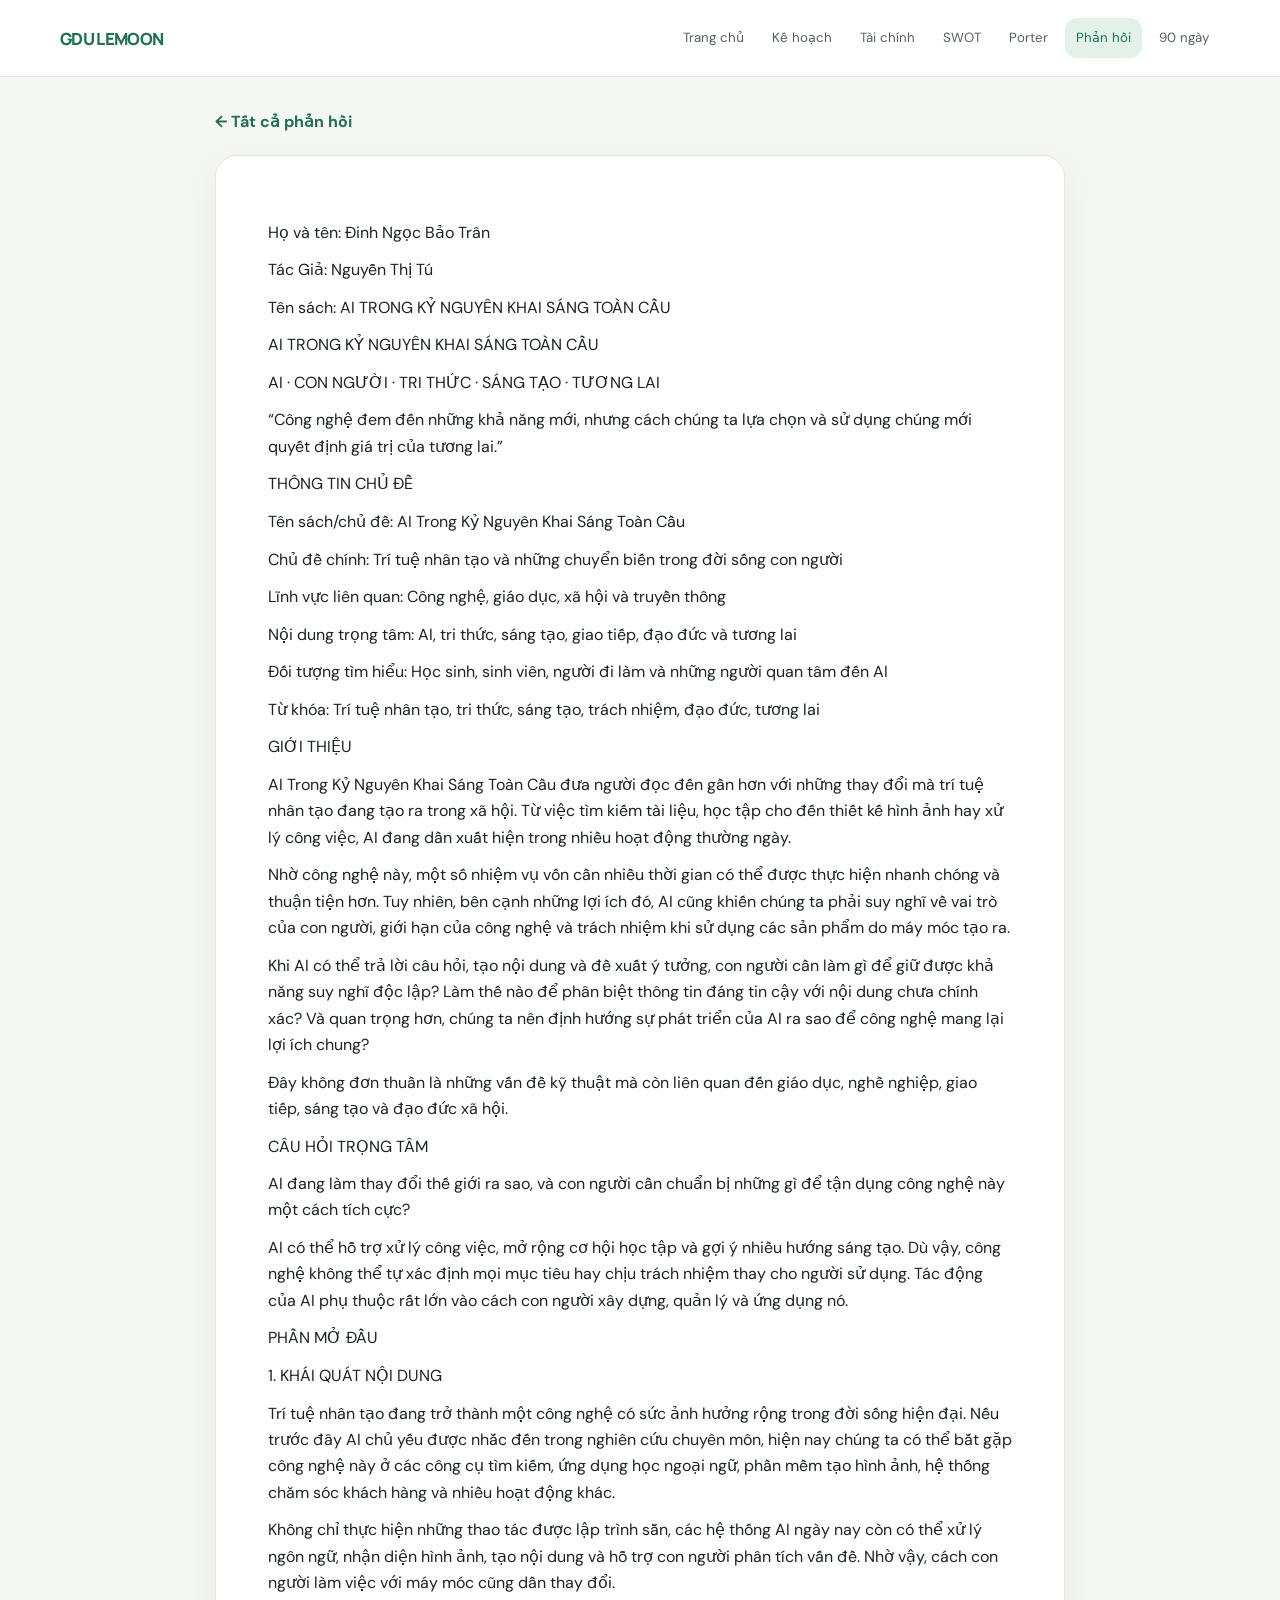
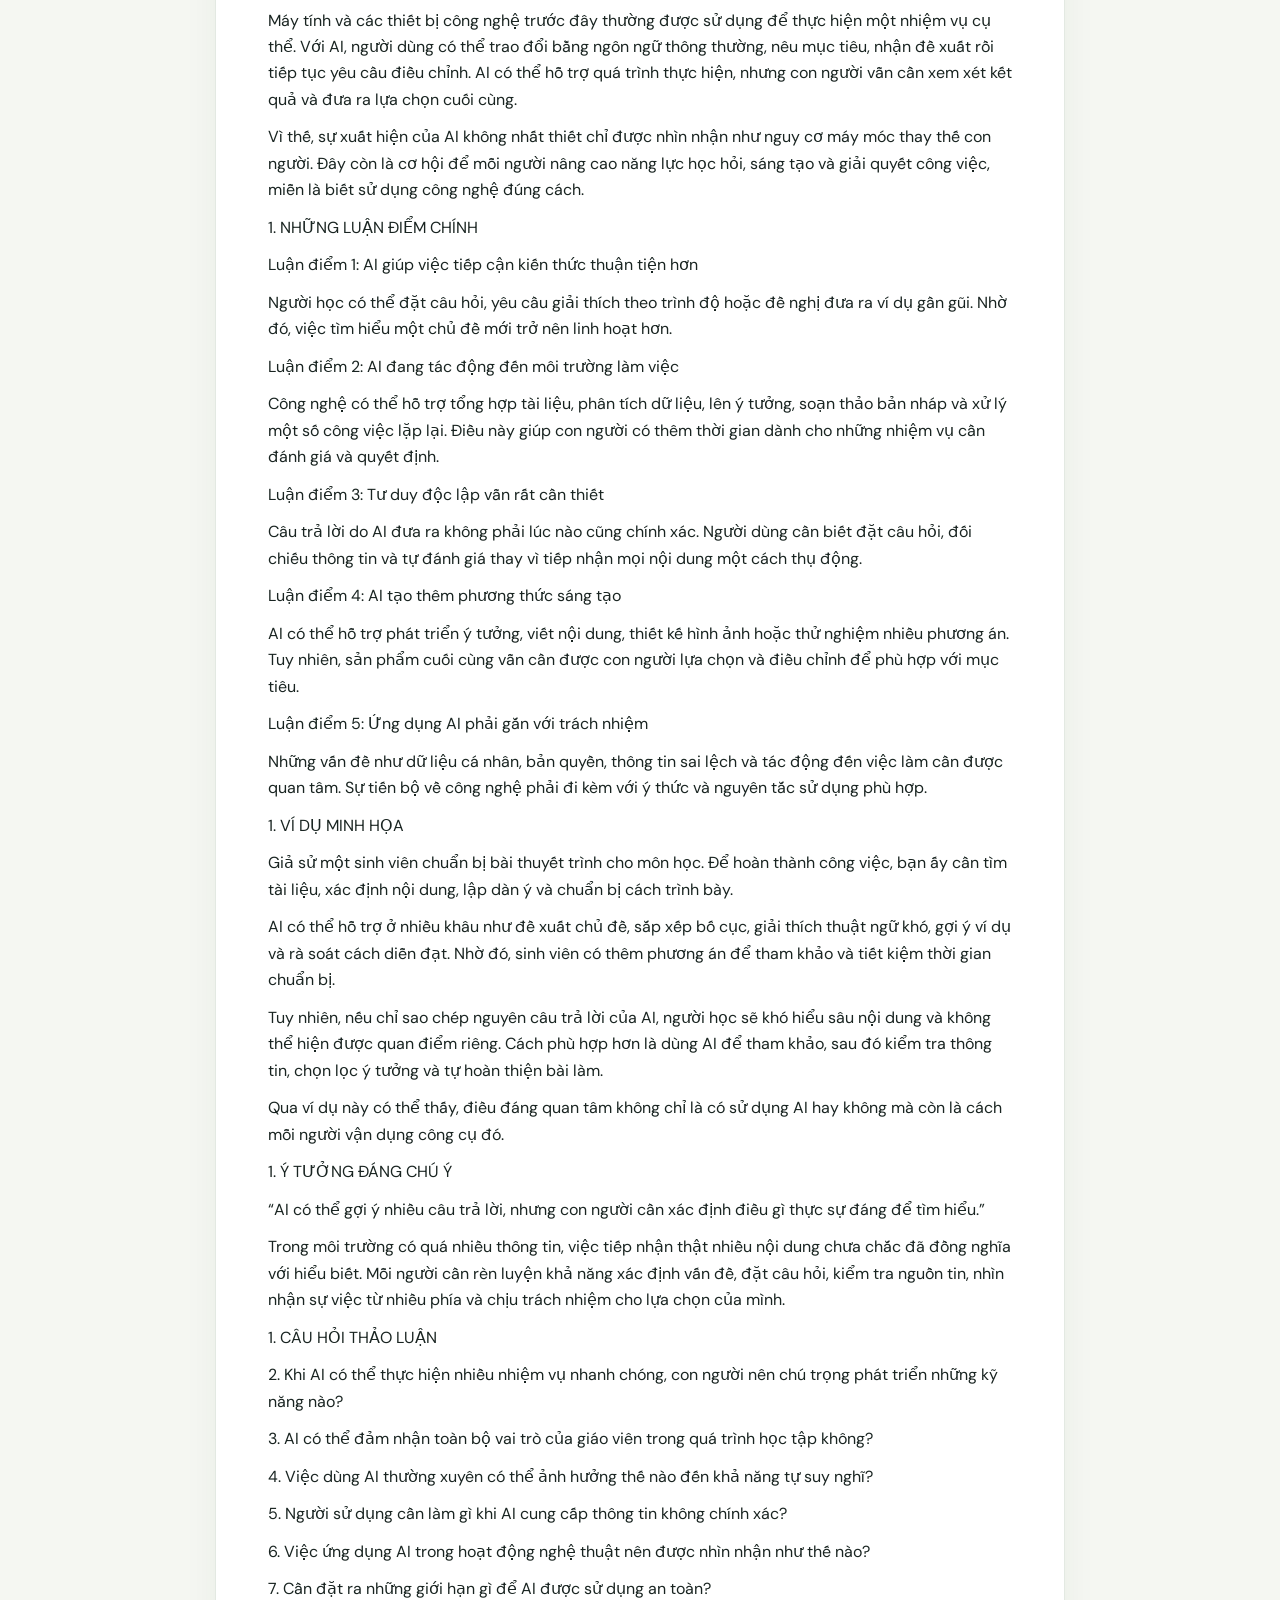
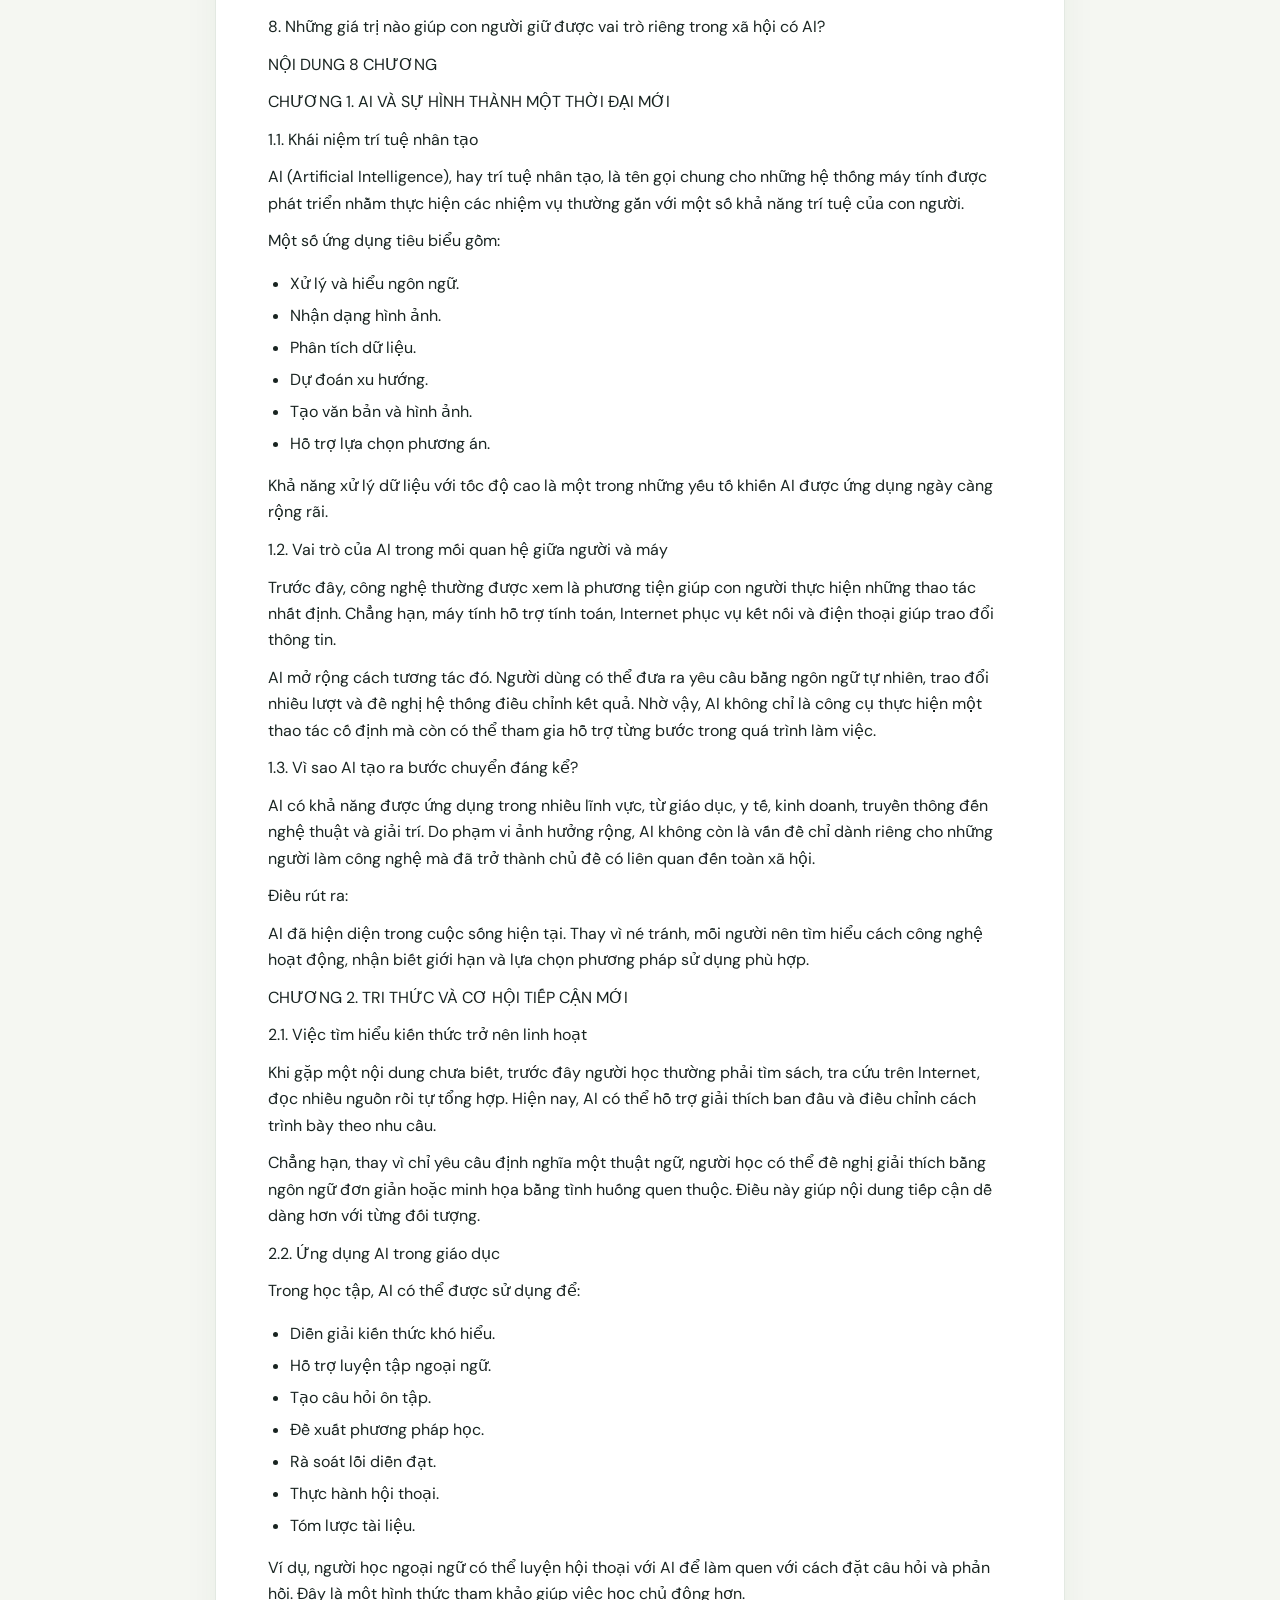
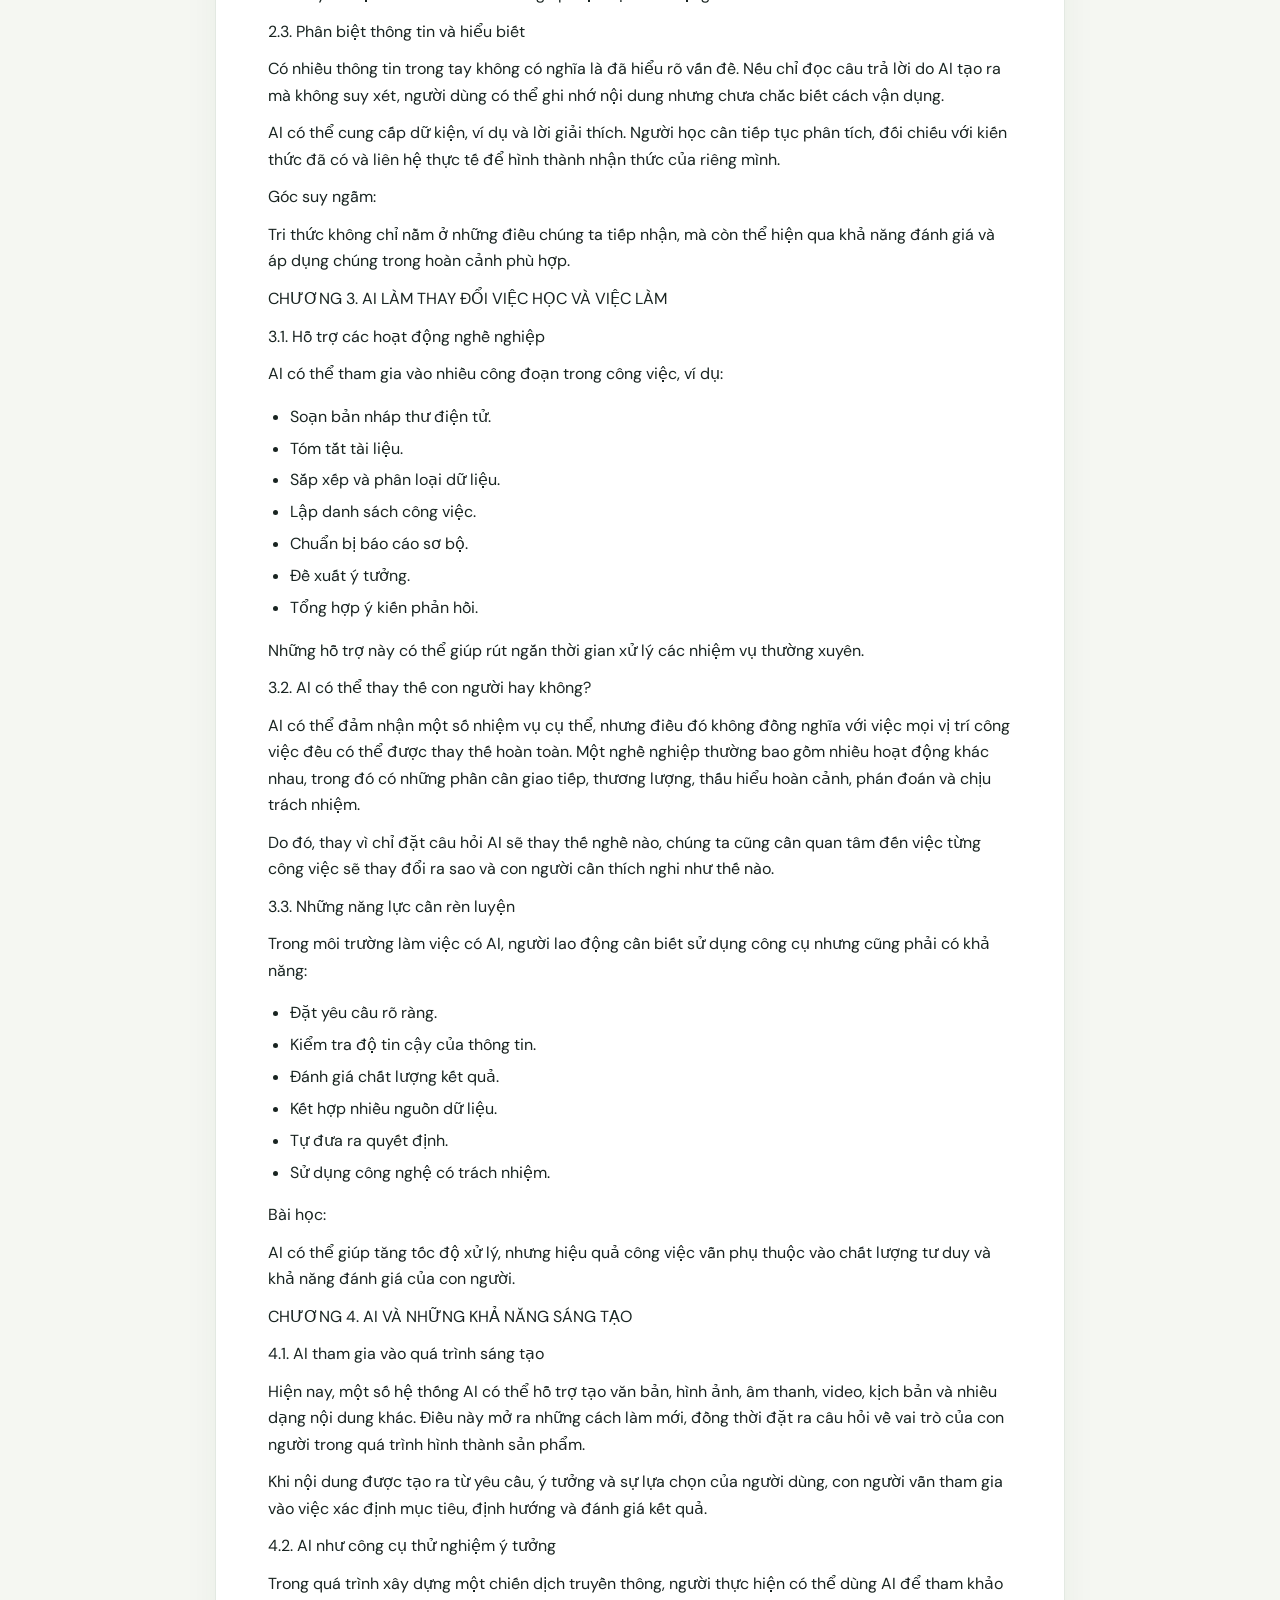
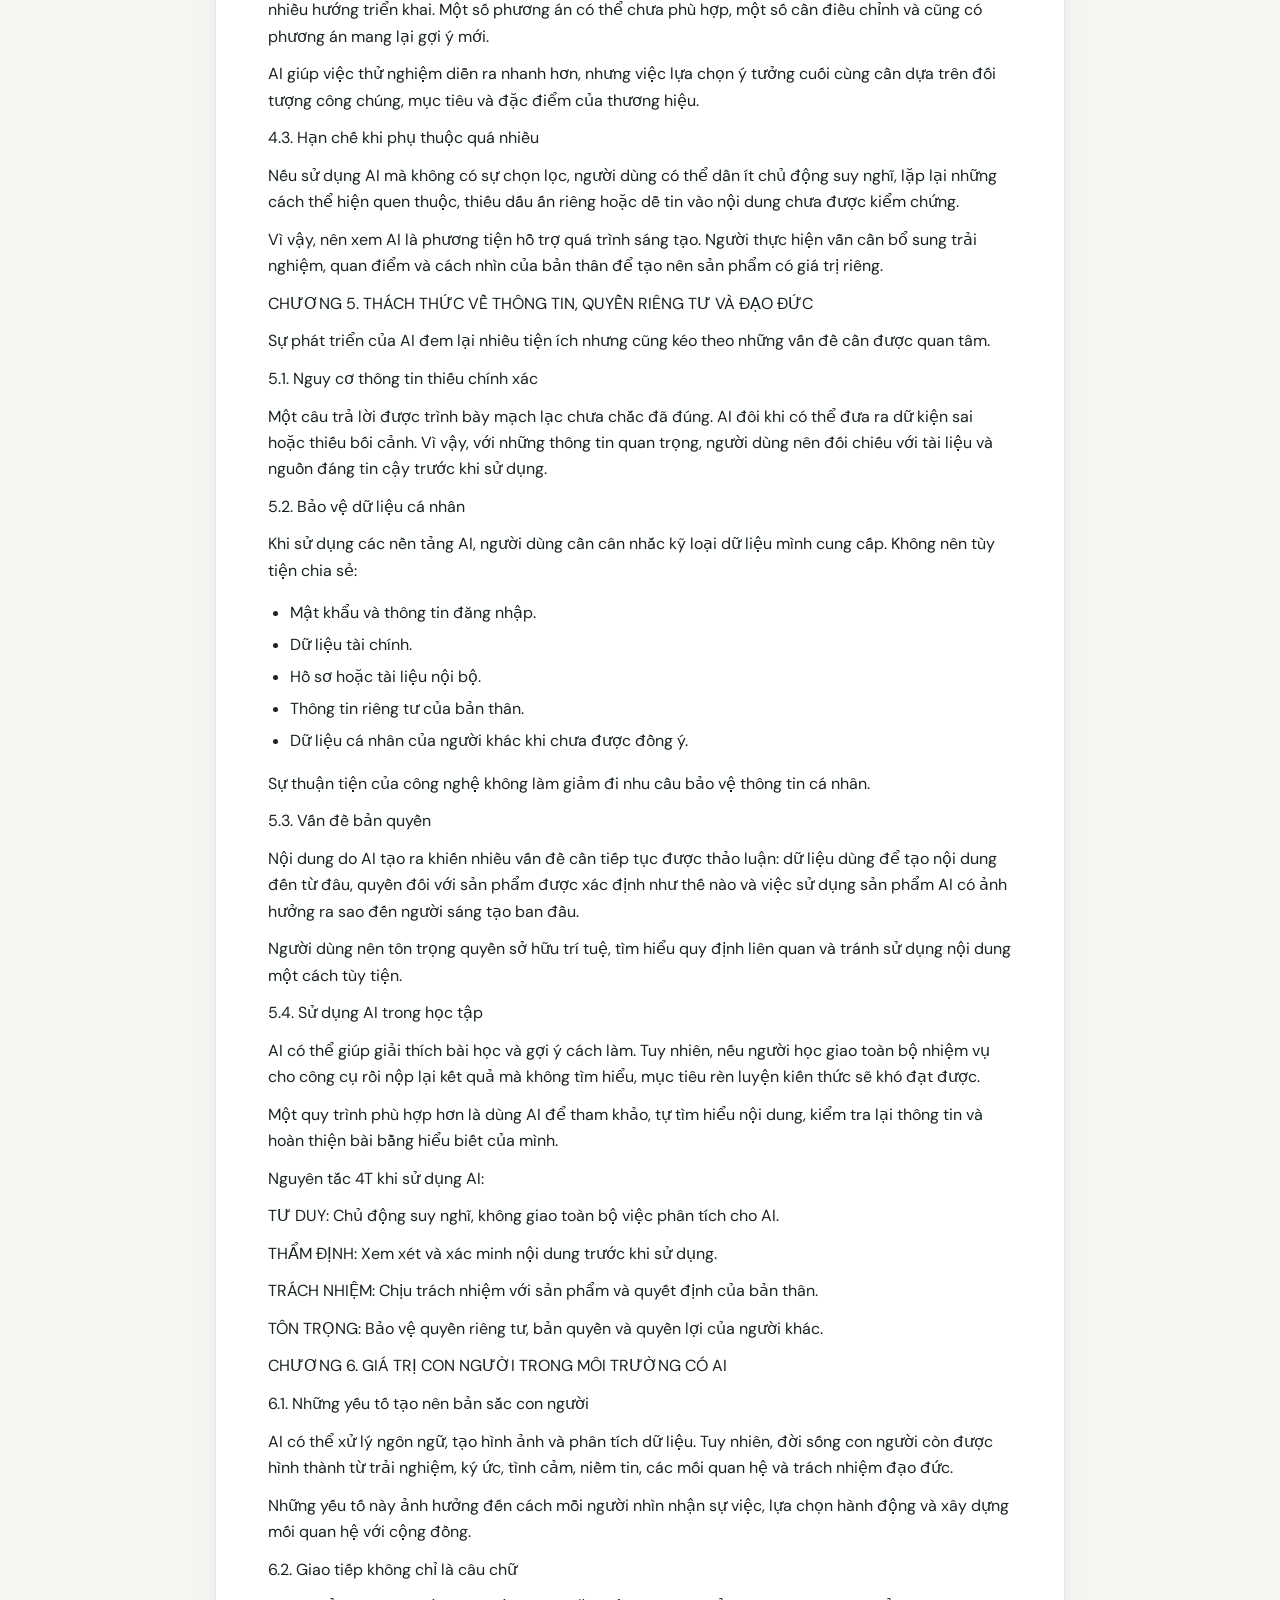
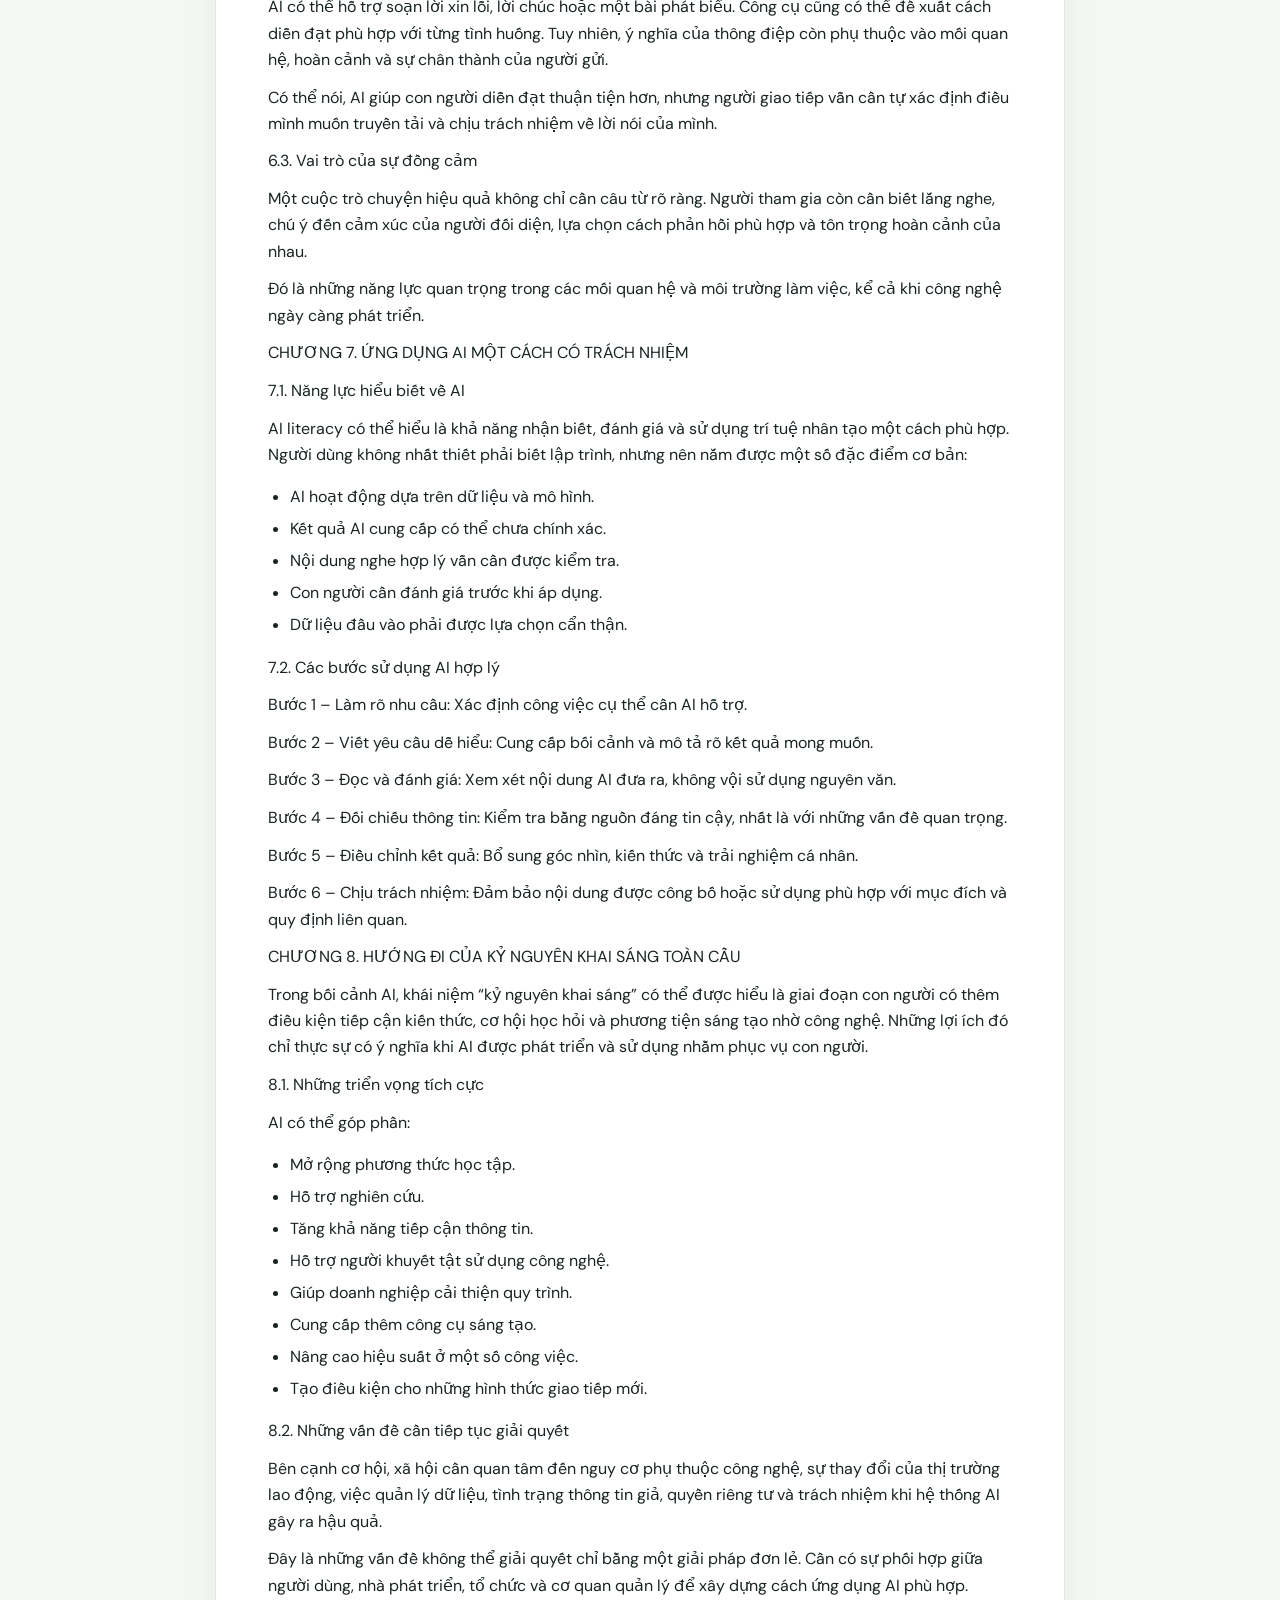
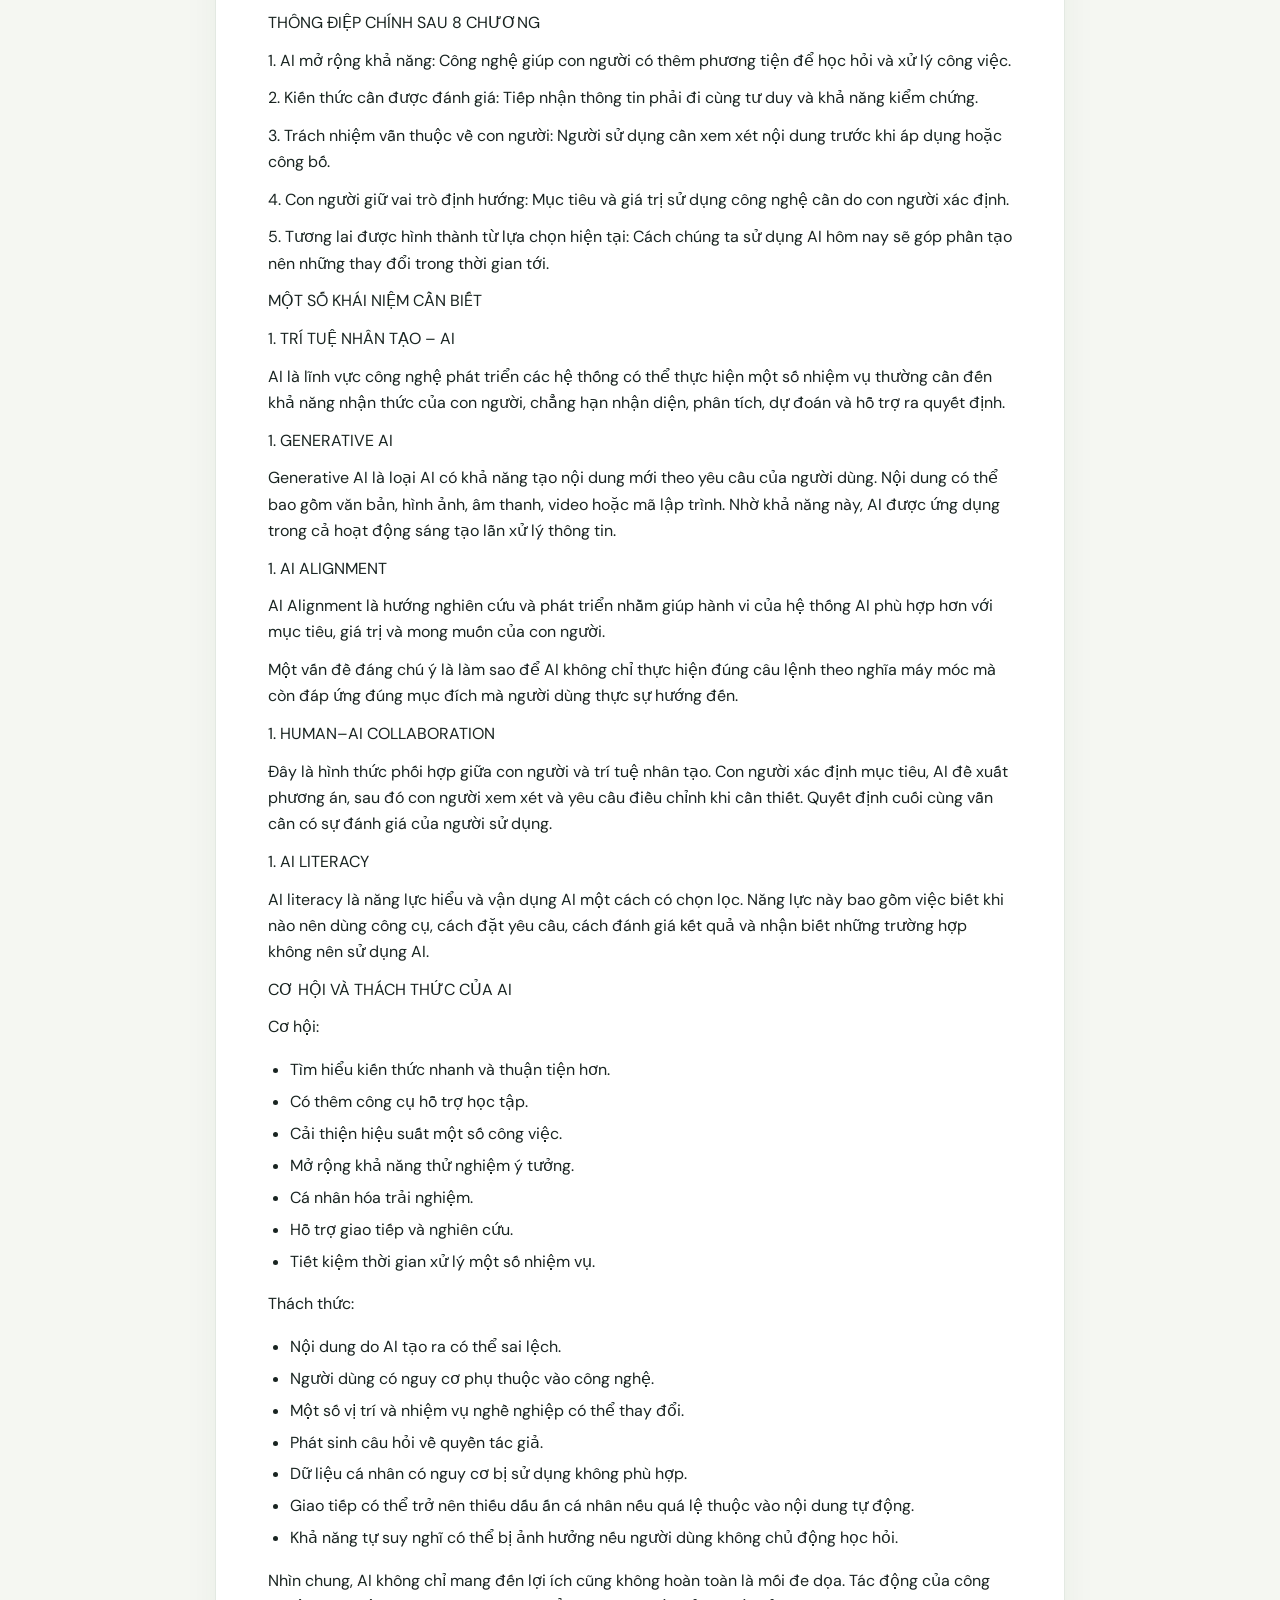
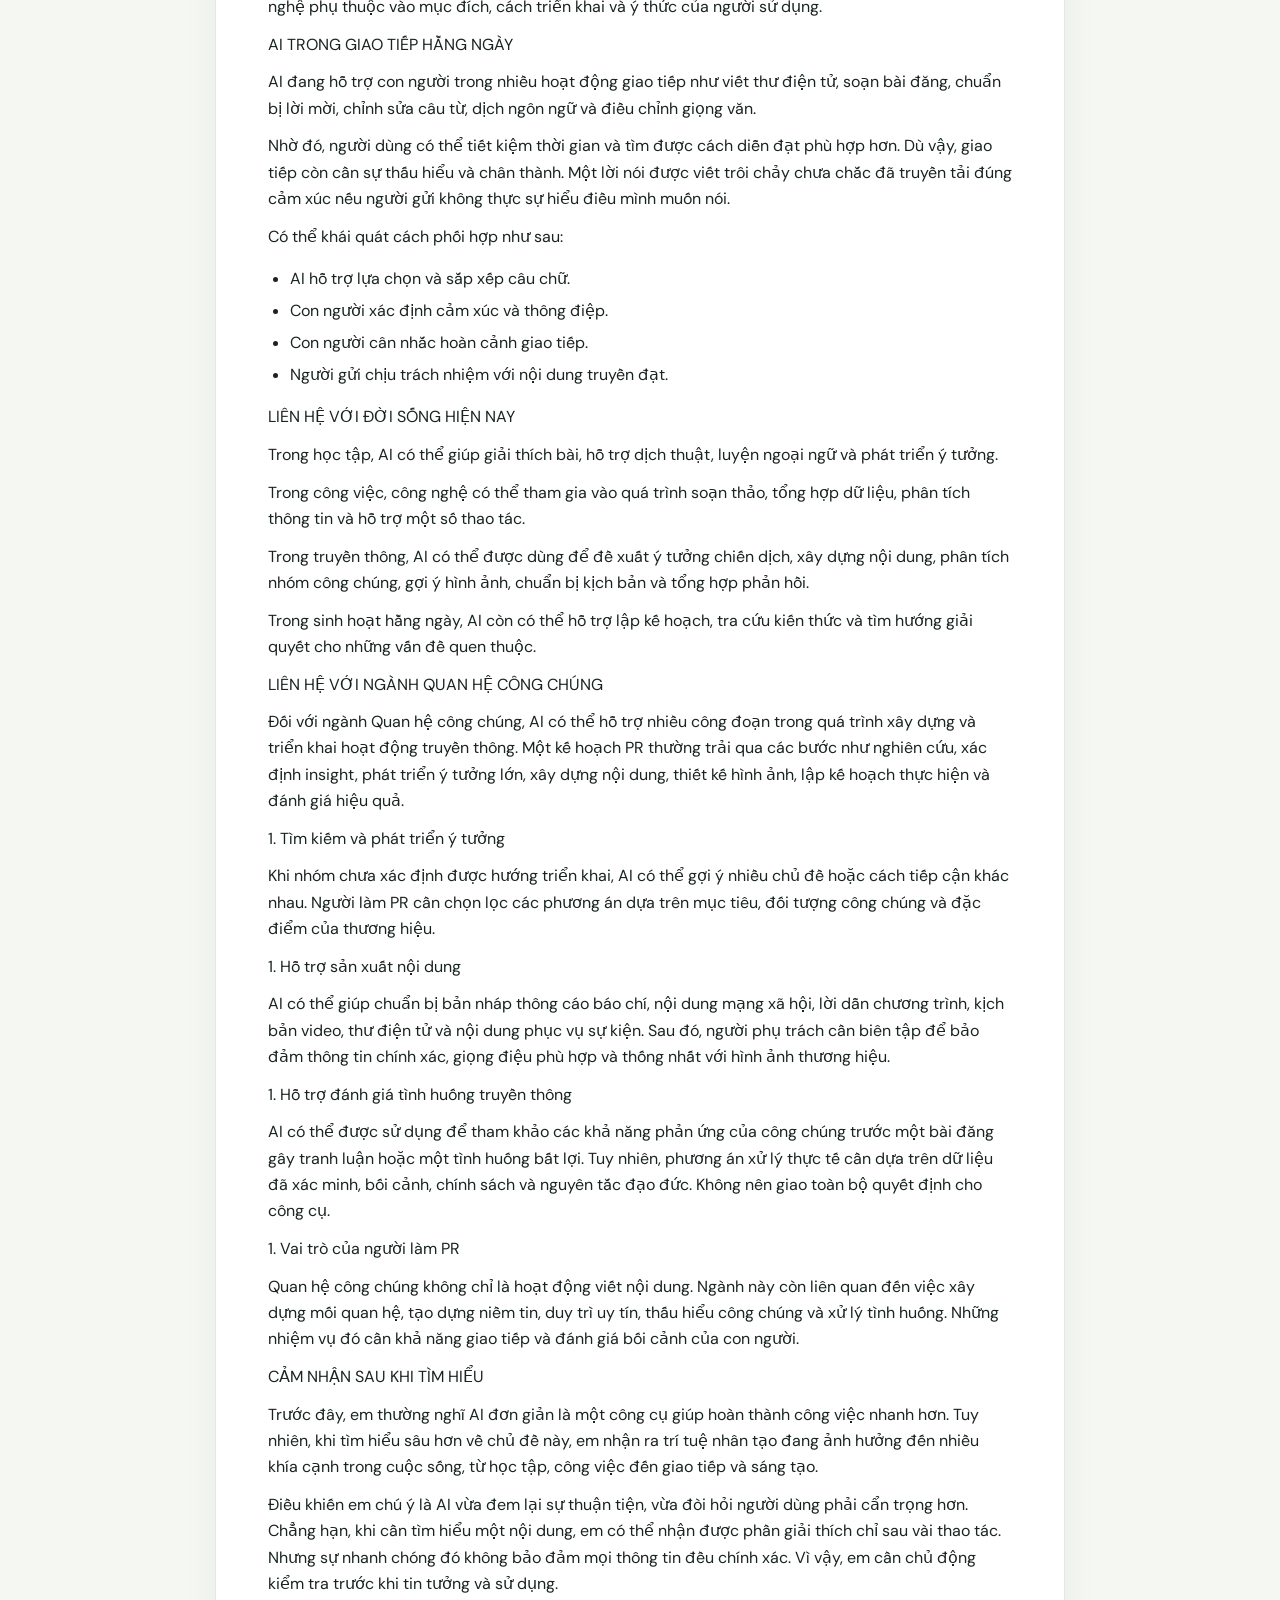
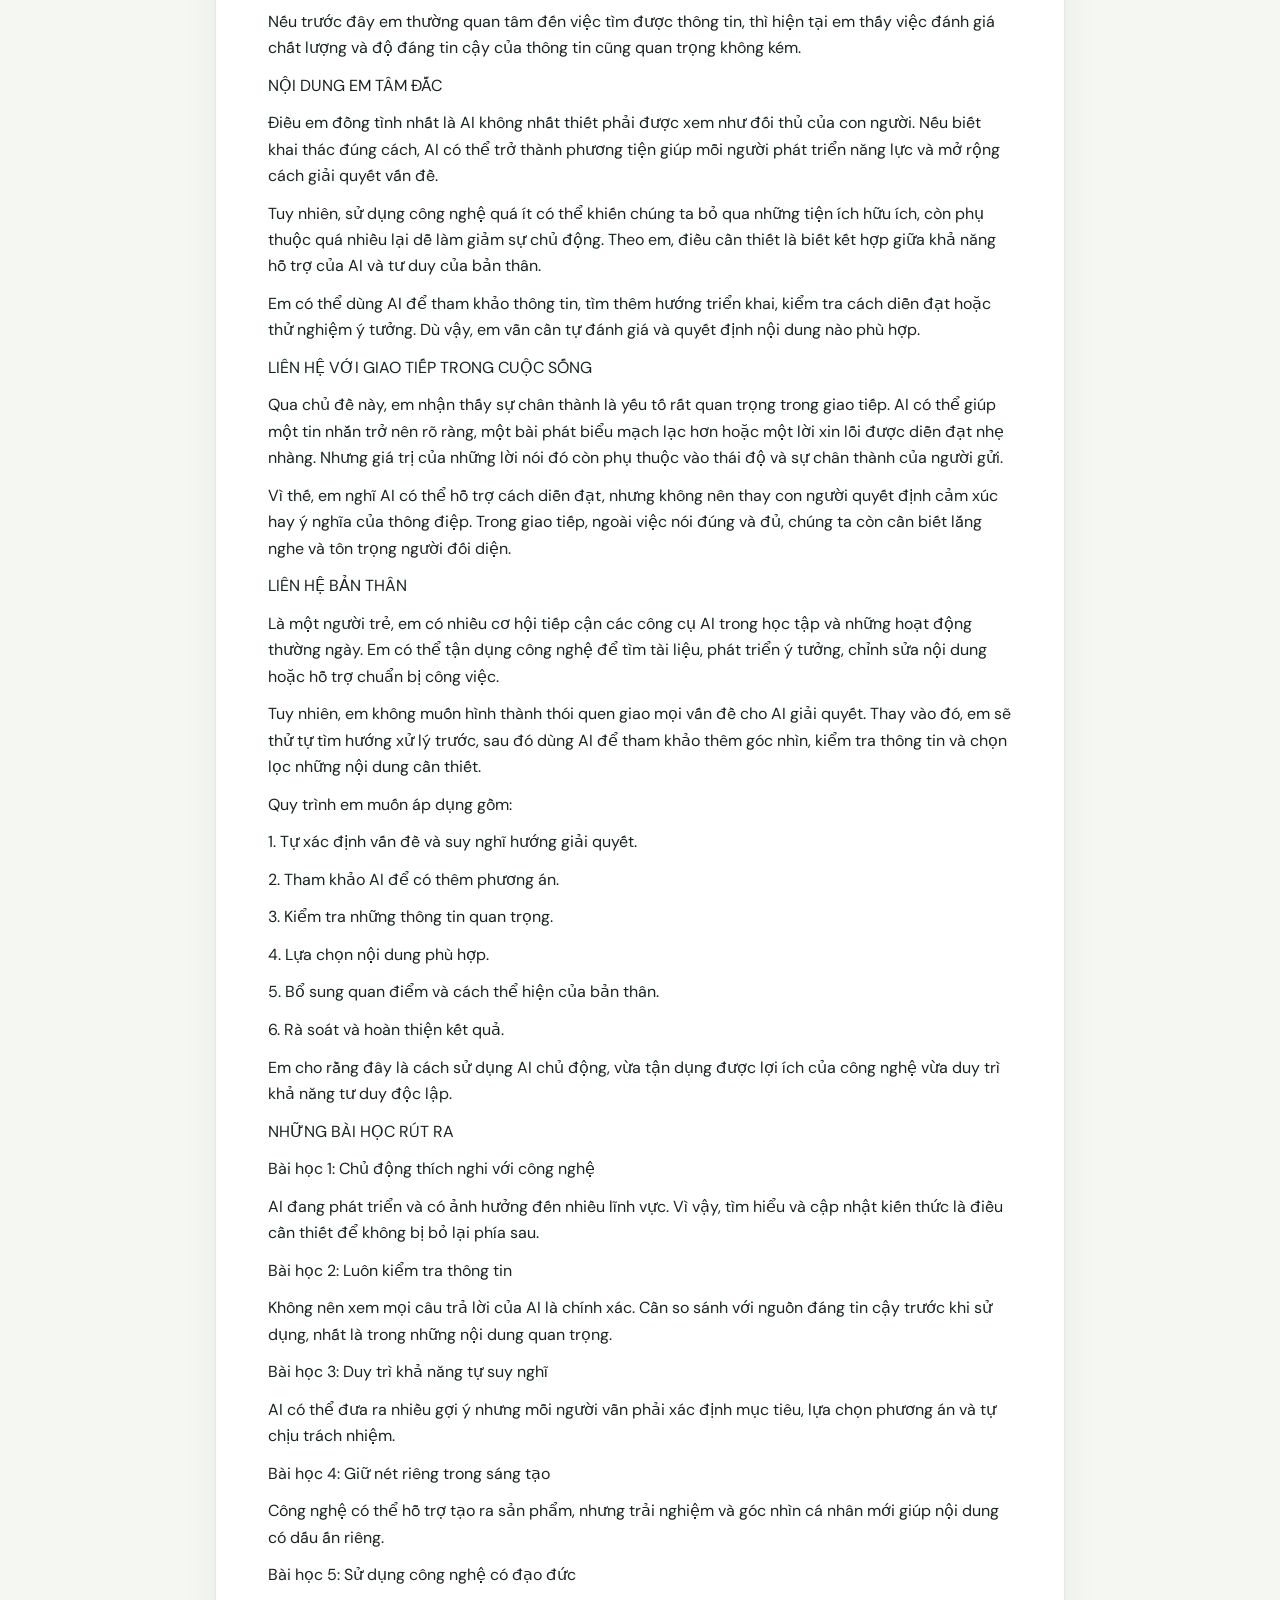
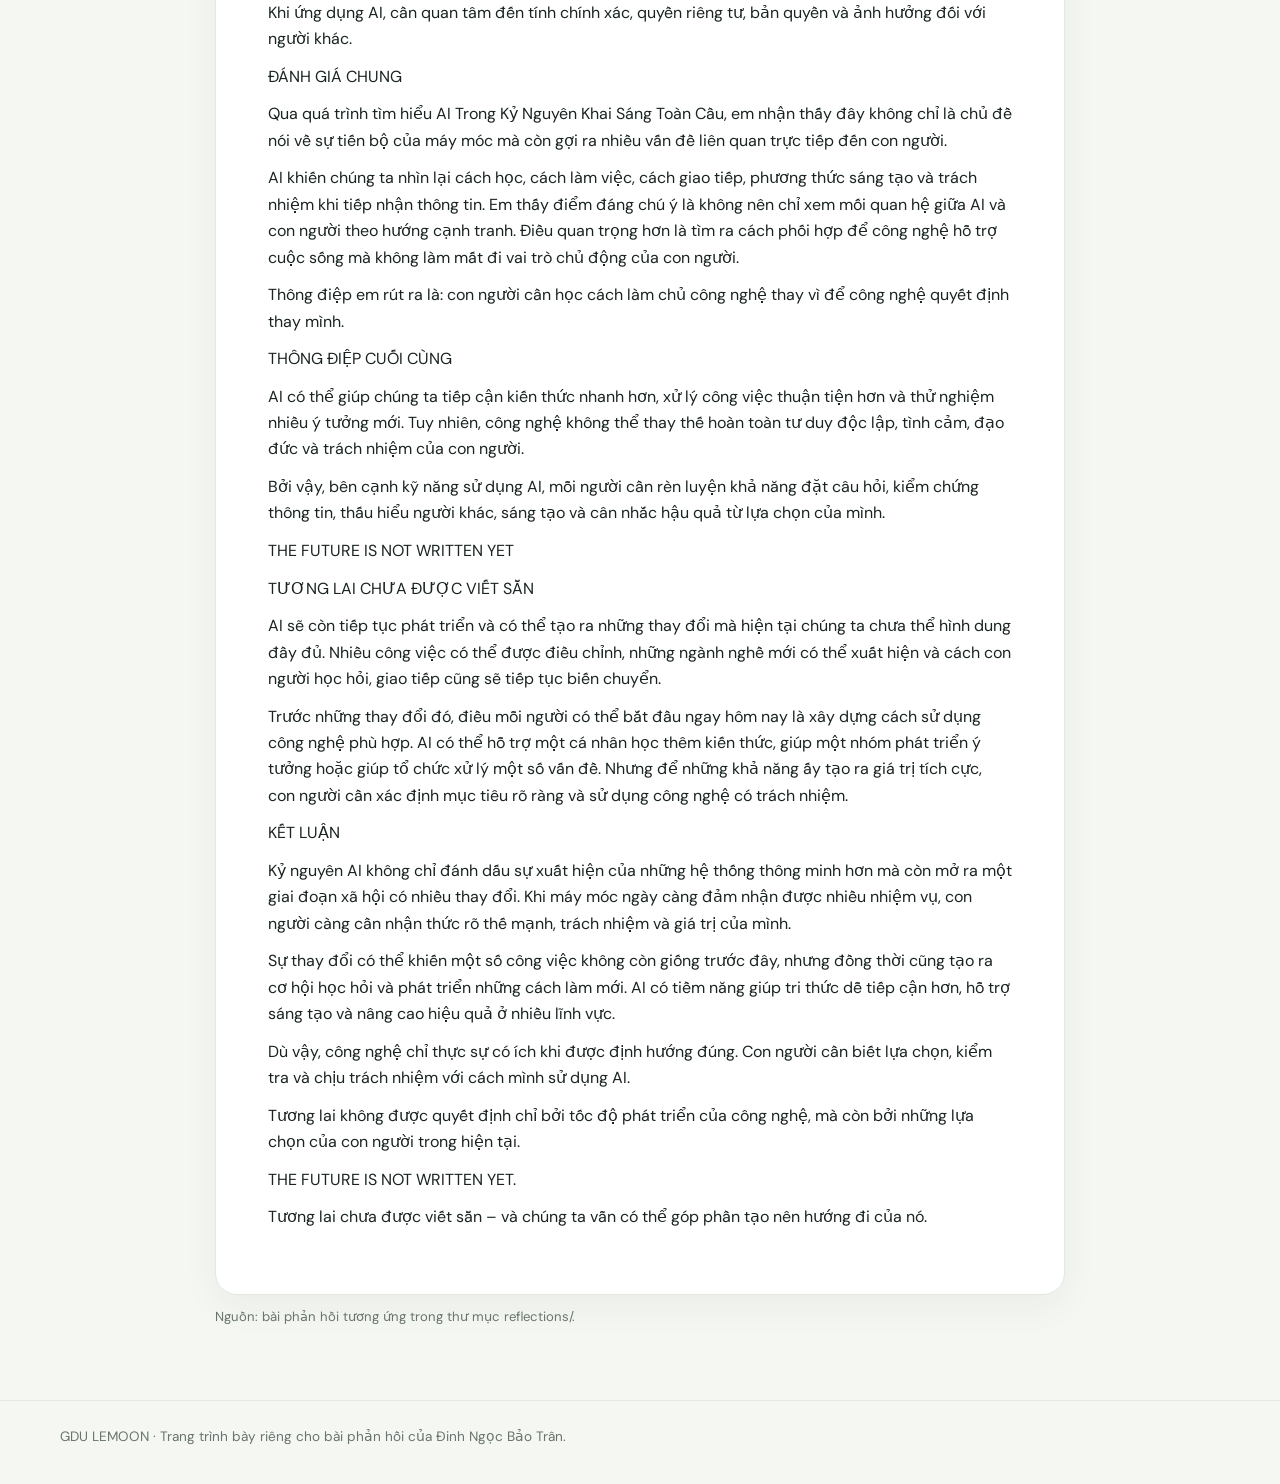
<file: Ai-Startup-Website-357/reflection-dinh-ngoc-bao-tran.html>
<!doctype html><html lang='vi'><head><meta charset='utf-8'><meta name='viewport' content='width=device-width,initial-scale=1'><title>Phản hồi đọc s&#225;ch — Đinh Ngọc Bảo Tr&#226;n</title><link rel='stylesheet' href='style.css'></head><body><header class="topbar"><nav class="wrap nav"><a class="brand" href="index.html">GDU LEMOON</a><div class="navlinks"><a href="index.html">Trang chủ</a><a href="business-plan.html">Kế hoạch</a><a href="financial-analysis.html">Tài chính</a><a href="swot.html">SWOT</a><a href="five-forces.html">Porter</a><a class="active" href="reflections.html">Phản hồi</a><a href="action-plan.html">90 ngày</a></div></nav></header><main class='reading'><a class='back' href='reflections.html'>← Tất cả phản hồi</a><article><p>Họ v&#224; t&#234;n: Đinh Ngọc Bảo Tr&#226;n</p>
<p>T&#225;c Giả: Nguyễn Thị T&#250;</p>
<p>T&#234;n s&#225;ch: AI TRONG KỶ NGUY&#202;N KHAI S&#193;NG TO&#192;N CẦU</p>
<p>AI TRONG KỶ NGUY&#202;N KHAI S&#193;NG TO&#192;N CẦU</p>
<p>AI &#183; CON NGƯỜI &#183; TRI THỨC &#183; S&#193;NG TẠO &#183; TƯƠNG LAI</p>
<p>“C&#244;ng nghệ đem đến những khả năng mới, nhưng c&#225;ch ch&#250;ng ta lựa chọn v&#224; sử dụng ch&#250;ng mới quyết định gi&#225; trị của tương lai.”</p>
<p>TH&#212;NG TIN CHỦ ĐỀ</p>
<p>T&#234;n s&#225;ch/chủ đề: AI Trong Kỷ Nguy&#234;n Khai S&#225;ng To&#224;n Cầu</p>
<p>Chủ đề ch&#237;nh: Tr&#237; tuệ nh&#226;n tạo v&#224; những chuyển biến trong đời sống con người</p>
<p>Lĩnh vực li&#234;n quan: C&#244;ng nghệ, gi&#225;o dục, x&#227; hội v&#224; truyền th&#244;ng</p>
<p>Nội dung trọng t&#226;m: AI, tri thức, s&#225;ng tạo, giao tiếp, đạo đức v&#224; tương lai</p>
<p>Đối tượng t&#236;m hiểu: Học sinh, sinh vi&#234;n, người đi l&#224;m v&#224; những người quan t&#226;m đến AI</p>
<p>Từ kh&#243;a: Tr&#237; tuệ nh&#226;n tạo, tri thức, s&#225;ng tạo, tr&#225;ch nhiệm, đạo đức, tương lai</p>
<p>GIỚI THIỆU</p>
<p>AI Trong Kỷ Nguy&#234;n Khai S&#225;ng To&#224;n Cầu đưa người đọc đến gần hơn với những thay đổi m&#224; tr&#237; tuệ nh&#226;n tạo đang tạo ra trong x&#227; hội. Từ việc t&#236;m kiếm t&#224;i liệu, học tập cho đến thiết kế h&#236;nh ảnh hay xử l&#253; c&#244;ng việc, AI đang dần xuất hiện trong nhiều hoạt động thường ng&#224;y.</p>
<p>Nhờ c&#244;ng nghệ n&#224;y, một số nhiệm vụ vốn cần nhiều thời gian c&#243; thể được thực hiện nhanh ch&#243;ng v&#224; thuận tiện hơn. Tuy nhi&#234;n, b&#234;n cạnh những lợi &#237;ch đ&#243;, AI cũng khiến ch&#250;ng ta phải suy nghĩ về vai tr&#242; của con người, giới hạn của c&#244;ng nghệ v&#224; tr&#225;ch nhiệm khi sử dụng c&#225;c sản phẩm do m&#225;y m&#243;c tạo ra.</p>
<p>Khi AI c&#243; thể trả lời c&#226;u hỏi, tạo nội dung v&#224; đề xuất &#253; tưởng, con người cần l&#224;m g&#236; để giữ được khả năng suy nghĩ độc lập? L&#224;m thế n&#224;o để ph&#226;n biệt th&#244;ng tin đ&#225;ng tin cậy với nội dung chưa ch&#237;nh x&#225;c? V&#224; quan trọng hơn, ch&#250;ng ta n&#234;n định hướng sự ph&#225;t triển của AI ra sao để c&#244;ng nghệ mang lại lợi &#237;ch chung?</p>
<p>Đ&#226;y kh&#244;ng đơn thuần l&#224; những vấn đề kỹ thuật m&#224; c&#242;n li&#234;n quan đến gi&#225;o dục, nghề nghiệp, giao tiếp, s&#225;ng tạo v&#224; đạo đức x&#227; hội.</p>
<p>C&#194;U HỎI TRỌNG T&#194;M</p>
<p>AI đang l&#224;m thay đổi thế giới ra sao, v&#224; con người cần chuẩn bị những g&#236; để tận dụng c&#244;ng nghệ n&#224;y một c&#225;ch t&#237;ch cực?</p>
<p>AI c&#243; thể hỗ trợ xử l&#253; c&#244;ng việc, mở rộng cơ hội học tập v&#224; gợi &#253; nhiều hướng s&#225;ng tạo. D&#249; vậy, c&#244;ng nghệ kh&#244;ng thể tự x&#225;c định mọi mục ti&#234;u hay chịu tr&#225;ch nhiệm thay cho người sử dụng. T&#225;c động của AI phụ thuộc rất lớn v&#224;o c&#225;ch con người x&#226;y dựng, quản l&#253; v&#224; ứng dụng n&#243;.</p>
<p>PHẦN MỞ ĐẦU</p>
<p>1. KH&#193;I QU&#193;T NỘI DUNG</p>
<p>Tr&#237; tuệ nh&#226;n tạo đang trở th&#224;nh một c&#244;ng nghệ c&#243; sức ảnh hưởng rộng trong đời sống hiện đại. Nếu trước đ&#226;y AI chủ yếu được nhắc đến trong nghi&#234;n cứu chuy&#234;n m&#244;n, hiện nay ch&#250;ng ta c&#243; thể bắt gặp c&#244;ng nghệ n&#224;y ở c&#225;c c&#244;ng cụ t&#236;m kiếm, ứng dụng học ngoại ngữ, phần mềm tạo h&#236;nh ảnh, hệ thống chăm s&#243;c kh&#225;ch h&#224;ng v&#224; nhiều hoạt động kh&#225;c.</p>
<p>Kh&#244;ng chỉ thực hiện những thao t&#225;c được lập tr&#236;nh sẵn, c&#225;c hệ thống AI ng&#224;y nay c&#242;n c&#243; thể xử l&#253; ng&#244;n ngữ, nhận diện h&#236;nh ảnh, tạo nội dung v&#224; hỗ trợ con người ph&#226;n t&#237;ch vấn đề. Nhờ vậy, c&#225;ch con người l&#224;m việc với m&#225;y m&#243;c cũng dần thay đổi.</p>
<p>M&#225;y t&#237;nh v&#224; c&#225;c thiết bị c&#244;ng nghệ trước đ&#226;y thường được sử dụng để thực hiện một nhiệm vụ cụ thể. Với AI, người d&#249;ng c&#243; thể trao đổi bằng ng&#244;n ngữ th&#244;ng thường, n&#234;u mục ti&#234;u, nhận đề xuất rồi tiếp tục y&#234;u cầu điều chỉnh. AI c&#243; thể hỗ trợ qu&#225; tr&#236;nh thực hiện, nhưng con người vẫn cần xem x&#233;t kết quả v&#224; đưa ra lựa chọn cuối c&#249;ng.</p>
<p>V&#236; thế, sự xuất hiện của AI kh&#244;ng nhất thiết chỉ được nh&#236;n nhận như nguy cơ m&#225;y m&#243;c thay thế con người. Đ&#226;y c&#242;n l&#224; cơ hội để mỗi người n&#226;ng cao năng lực học hỏi, s&#225;ng tạo v&#224; giải quyết c&#244;ng việc, miễn l&#224; biết sử dụng c&#244;ng nghệ đ&#250;ng c&#225;ch.</p>
<p>1. NHỮNG LUẬN ĐIỂM CH&#205;NH</p>
<p>Luận điểm 1: AI gi&#250;p việc tiếp cận kiến thức thuận tiện hơn</p>
<p>Người học c&#243; thể đặt c&#226;u hỏi, y&#234;u cầu giải th&#237;ch theo tr&#236;nh độ hoặc đề nghị đưa ra v&#237; dụ gần gũi. Nhờ đ&#243;, việc t&#236;m hiểu một chủ đề mới trở n&#234;n linh hoạt hơn.</p>
<p>Luận điểm 2: AI đang t&#225;c động đến m&#244;i trường l&#224;m việc</p>
<p>C&#244;ng nghệ c&#243; thể hỗ trợ tổng hợp t&#224;i liệu, ph&#226;n t&#237;ch dữ liệu, l&#234;n &#253; tưởng, soạn thảo bản nh&#225;p v&#224; xử l&#253; một số c&#244;ng việc lặp lại. Điều n&#224;y gi&#250;p con người c&#243; th&#234;m thời gian d&#224;nh cho những nhiệm vụ cần đ&#225;nh gi&#225; v&#224; quyết định.</p>
<p>Luận điểm 3: Tư duy độc lập vẫn rất cần thiết</p>
<p>C&#226;u trả lời do AI đưa ra kh&#244;ng phải l&#250;c n&#224;o cũng ch&#237;nh x&#225;c. Người d&#249;ng cần biết đặt c&#226;u hỏi, đối chiếu th&#244;ng tin v&#224; tự đ&#225;nh gi&#225; thay v&#236; tiếp nhận mọi nội dung một c&#225;ch thụ động.</p>
<p>Luận điểm 4: AI tạo th&#234;m phương thức s&#225;ng tạo</p>
<p>AI c&#243; thể hỗ trợ ph&#225;t triển &#253; tưởng, viết nội dung, thiết kế h&#236;nh ảnh hoặc thử nghiệm nhiều phương &#225;n. Tuy nhi&#234;n, sản phẩm cuối c&#249;ng vẫn cần được con người lựa chọn v&#224; điều chỉnh để ph&#249; hợp với mục ti&#234;u.</p>
<p>Luận điểm 5: Ứng dụng AI phải gắn với tr&#225;ch nhiệm</p>
<p>Những vấn đề như dữ liệu c&#225; nh&#226;n, bản quyền, th&#244;ng tin sai lệch v&#224; t&#225;c động đến việc l&#224;m cần được quan t&#226;m. Sự tiến bộ về c&#244;ng nghệ phải đi k&#232;m với &#253; thức v&#224; nguy&#234;n tắc sử dụng ph&#249; hợp.</p>
<p>1. V&#205; DỤ MINH HỌA</p>
<p>Giả sử một sinh vi&#234;n chuẩn bị b&#224;i thuyết tr&#236;nh cho m&#244;n học. Để ho&#224;n th&#224;nh c&#244;ng việc, bạn ấy cần t&#236;m t&#224;i liệu, x&#225;c định nội dung, lập d&#224;n &#253; v&#224; chuẩn bị c&#225;ch tr&#236;nh b&#224;y.</p>
<p>AI c&#243; thể hỗ trợ ở nhiều kh&#226;u như đề xuất chủ đề, sắp xếp bố cục, giải th&#237;ch thuật ngữ kh&#243;, gợi &#253; v&#237; dụ v&#224; r&#224; so&#225;t c&#225;ch diễn đạt. Nhờ đ&#243;, sinh vi&#234;n c&#243; th&#234;m phương &#225;n để tham khảo v&#224; tiết kiệm thời gian chuẩn bị.</p>
<p>Tuy nhi&#234;n, nếu chỉ sao ch&#233;p nguy&#234;n c&#226;u trả lời của AI, người học sẽ kh&#243; hiểu s&#226;u nội dung v&#224; kh&#244;ng thể hiện được quan điểm ri&#234;ng. C&#225;ch ph&#249; hợp hơn l&#224; d&#249;ng AI để tham khảo, sau đ&#243; kiểm tra th&#244;ng tin, chọn lọc &#253; tưởng v&#224; tự ho&#224;n thiện b&#224;i l&#224;m.</p>
<p>Qua v&#237; dụ n&#224;y c&#243; thể thấy, điều đ&#225;ng quan t&#226;m kh&#244;ng chỉ l&#224; c&#243; sử dụng AI hay kh&#244;ng m&#224; c&#242;n l&#224; c&#225;ch mỗi người vận dụng c&#244;ng cụ đ&#243;.</p>
<p>1. &#221; TƯỞNG Đ&#193;NG CH&#218; &#221;</p>
<p>“AI c&#243; thể gợi &#253; nhiều c&#226;u trả lời, nhưng con người cần x&#225;c định điều g&#236; thực sự đ&#225;ng để t&#236;m hiểu.”</p>
<p>Trong m&#244;i trường c&#243; qu&#225; nhiều th&#244;ng tin, việc tiếp nhận thật nhiều nội dung chưa chắc đ&#227; đồng nghĩa với hiểu biết. Mỗi người cần r&#232;n luyện khả năng x&#225;c định vấn đề, đặt c&#226;u hỏi, kiểm tra nguồn tin, nh&#236;n nhận sự việc từ nhiều ph&#237;a v&#224; chịu tr&#225;ch nhiệm cho lựa chọn của m&#236;nh.</p>
<p>1. C&#194;U HỎI THẢO LUẬN</p>
<p>2. Khi AI c&#243; thể thực hiện nhiều nhiệm vụ nhanh ch&#243;ng, con người n&#234;n ch&#250; trọng ph&#225;t triển những kỹ năng n&#224;o?</p>
<p>3. AI c&#243; thể đảm nhận to&#224;n bộ vai tr&#242; của gi&#225;o vi&#234;n trong qu&#225; tr&#236;nh học tập kh&#244;ng?</p>
<p>4. Việc d&#249;ng AI thường xuy&#234;n c&#243; thể ảnh hưởng thế n&#224;o đến khả năng tự suy nghĩ?</p>
<p>5. Người sử dụng cần l&#224;m g&#236; khi AI cung cấp th&#244;ng tin kh&#244;ng ch&#237;nh x&#225;c?</p>
<p>6. Việc ứng dụng AI trong hoạt động nghệ thuật n&#234;n được nh&#236;n nhận như thế n&#224;o?</p>
<p>7. Cần đặt ra những giới hạn g&#236; để AI được sử dụng an to&#224;n?</p>
<p>8. Những gi&#225; trị n&#224;o gi&#250;p con người giữ được vai tr&#242; ri&#234;ng trong x&#227; hội c&#243; AI?</p>
<p>NỘI DUNG 8 CHƯƠNG</p>
<p>CHƯƠNG 1. AI V&#192; SỰ H&#204;NH TH&#192;NH MỘT THỜI ĐẠI MỚI</p>
<p>1.1. Kh&#225;i niệm tr&#237; tuệ nh&#226;n tạo</p>
<p>AI (Artificial Intelligence), hay tr&#237; tuệ nh&#226;n tạo, l&#224; t&#234;n gọi chung cho những hệ thống m&#225;y t&#237;nh được ph&#225;t triển nhằm thực hiện c&#225;c nhiệm vụ thường gắn với một số khả năng tr&#237; tuệ của con người.</p>
<p>Một số ứng dụng ti&#234;u biểu gồm:</p>
<ul>
<li>Xử l&#253; v&#224; hiểu ng&#244;n ngữ.</li>
<li>Nhận dạng h&#236;nh ảnh.</li>
<li>Ph&#226;n t&#237;ch dữ liệu.</li>
<li>Dự đo&#225;n xu hướng.</li>
<li>Tạo văn bản v&#224; h&#236;nh ảnh.</li>
<li>Hỗ trợ lựa chọn phương &#225;n.</li>
</ul>
<p>Khả năng xử l&#253; dữ liệu với tốc độ cao l&#224; một trong những yếu tố khiến AI được ứng dụng ng&#224;y c&#224;ng rộng r&#227;i.</p>
<p>1.2. Vai tr&#242; của AI trong mối quan hệ giữa người v&#224; m&#225;y</p>
<p>Trước đ&#226;y, c&#244;ng nghệ thường được xem l&#224; phương tiện gi&#250;p con người thực hiện những thao t&#225;c nhất định. Chẳng hạn, m&#225;y t&#237;nh hỗ trợ t&#237;nh to&#225;n, Internet phục vụ kết nối v&#224; điện thoại gi&#250;p trao đổi th&#244;ng tin.</p>
<p>AI mở rộng c&#225;ch tương t&#225;c đ&#243;. Người d&#249;ng c&#243; thể đưa ra y&#234;u cầu bằng ng&#244;n ngữ tự nhi&#234;n, trao đổi nhiều lượt v&#224; đề nghị hệ thống điều chỉnh kết quả. Nhờ vậy, AI kh&#244;ng chỉ l&#224; c&#244;ng cụ thực hiện một thao t&#225;c cố định m&#224; c&#242;n c&#243; thể tham gia hỗ trợ từng bước trong qu&#225; tr&#236;nh l&#224;m việc.</p>
<p>1.3. V&#236; sao AI tạo ra bước chuyển đ&#225;ng kể?</p>
<p>AI c&#243; khả năng được ứng dụng trong nhiều lĩnh vực, từ gi&#225;o dục, y tế, kinh doanh, truyền th&#244;ng đến nghệ thuật v&#224; giải tr&#237;. Do phạm vi ảnh hưởng rộng, AI kh&#244;ng c&#242;n l&#224; vấn đề chỉ d&#224;nh ri&#234;ng cho những người l&#224;m c&#244;ng nghệ m&#224; đ&#227; trở th&#224;nh chủ đề c&#243; li&#234;n quan đến to&#224;n x&#227; hội.</p>
<p>Điều r&#250;t ra:</p>
<p>AI đ&#227; hiện diện trong cuộc sống hiện tại. Thay v&#236; n&#233; tr&#225;nh, mỗi người n&#234;n t&#236;m hiểu c&#225;ch c&#244;ng nghệ hoạt động, nhận biết giới hạn v&#224; lựa chọn phương ph&#225;p sử dụng ph&#249; hợp.</p>
<p>CHƯƠNG 2. TRI THỨC V&#192; CƠ HỘI TIẾP CẬN MỚI</p>
<p>2.1. Việc t&#236;m hiểu kiến thức trở n&#234;n linh hoạt</p>
<p>Khi gặp một nội dung chưa biết, trước đ&#226;y người học thường phải t&#236;m s&#225;ch, tra cứu tr&#234;n Internet, đọc nhiều nguồn rồi tự tổng hợp. Hiện nay, AI c&#243; thể hỗ trợ giải th&#237;ch ban đầu v&#224; điều chỉnh c&#225;ch tr&#236;nh b&#224;y theo nhu cầu.</p>
<p>Chẳng hạn, thay v&#236; chỉ y&#234;u cầu định nghĩa một thuật ngữ, người học c&#243; thể đề nghị giải th&#237;ch bằng ng&#244;n ngữ đơn giản hoặc minh họa bằng t&#236;nh huống quen thuộc. Điều n&#224;y gi&#250;p nội dung tiếp cận dễ d&#224;ng hơn với từng đối tượng.</p>
<p>2.2. Ứng dụng AI trong gi&#225;o dục</p>
<p>Trong học tập, AI c&#243; thể được sử dụng để:</p>
<ul>
<li>Diễn giải kiến thức kh&#243; hiểu.</li>
<li>Hỗ trợ luyện tập ngoại ngữ.</li>
<li>Tạo c&#226;u hỏi &#244;n tập.</li>
<li>Đề xuất phương ph&#225;p học.</li>
<li>R&#224; so&#225;t lỗi diễn đạt.</li>
<li>Thực h&#224;nh hội thoại.</li>
<li>T&#243;m lược t&#224;i liệu.</li>
</ul>
<p>V&#237; dụ, người học ngoại ngữ c&#243; thể luyện hội thoại với AI để l&#224;m quen với c&#225;ch đặt c&#226;u hỏi v&#224; phản hồi. Đ&#226;y l&#224; một h&#236;nh thức tham khảo gi&#250;p việc học chủ động hơn.</p>
<p>2.3. Ph&#226;n biệt th&#244;ng tin v&#224; hiểu biết</p>
<p>C&#243; nhiều th&#244;ng tin trong tay kh&#244;ng c&#243; nghĩa l&#224; đ&#227; hiểu r&#245; vấn đề. Nếu chỉ đọc c&#226;u trả lời do AI tạo ra m&#224; kh&#244;ng suy x&#233;t, người d&#249;ng c&#243; thể ghi nhớ nội dung nhưng chưa chắc biết c&#225;ch vận dụng.</p>
<p>AI c&#243; thể cung cấp dữ kiện, v&#237; dụ v&#224; lời giải th&#237;ch. Người học cần tiếp tục ph&#226;n t&#237;ch, đối chiếu với kiến thức đ&#227; c&#243; v&#224; li&#234;n hệ thực tế để h&#236;nh th&#224;nh nhận thức của ri&#234;ng m&#236;nh.</p>
<p>G&#243;c suy ngẫm:</p>
<p>Tri thức kh&#244;ng chỉ nằm ở những điều ch&#250;ng ta tiếp nhận, m&#224; c&#242;n thể hiện qua khả năng đ&#225;nh gi&#225; v&#224; &#225;p dụng ch&#250;ng trong ho&#224;n cảnh ph&#249; hợp.</p>
<p>CHƯƠNG 3. AI L&#192;M THAY ĐỔI VIỆC HỌC V&#192; VIỆC L&#192;M</p>
<p>3.1. Hỗ trợ c&#225;c hoạt động nghề nghiệp</p>
<p>AI c&#243; thể tham gia v&#224;o nhiều c&#244;ng đoạn trong c&#244;ng việc, v&#237; dụ:</p>
<ul>
<li>Soạn bản nh&#225;p thư điện tử.</li>
<li>T&#243;m tắt t&#224;i liệu.</li>
<li>Sắp xếp v&#224; ph&#226;n loại dữ liệu.</li>
<li>Lập danh s&#225;ch c&#244;ng việc.</li>
<li>Chuẩn bị b&#225;o c&#225;o sơ bộ.</li>
<li>Đề xuất &#253; tưởng.</li>
<li>Tổng hợp &#253; kiến phản hồi.</li>
</ul>
<p>Những hỗ trợ n&#224;y c&#243; thể gi&#250;p r&#250;t ngắn thời gian xử l&#253; c&#225;c nhiệm vụ thường xuy&#234;n.</p>
<p>3.2. AI c&#243; thể thay thế con người hay kh&#244;ng?</p>
<p>AI c&#243; thể đảm nhận một số nhiệm vụ cụ thể, nhưng điều đ&#243; kh&#244;ng đồng nghĩa với việc mọi vị tr&#237; c&#244;ng việc đều c&#243; thể được thay thế ho&#224;n to&#224;n. Một nghề nghiệp thường bao gồm nhiều hoạt động kh&#225;c nhau, trong đ&#243; c&#243; những phần cần giao tiếp, thương lượng, thấu hiểu ho&#224;n cảnh, ph&#225;n đo&#225;n v&#224; chịu tr&#225;ch nhiệm.</p>
<p>Do đ&#243;, thay v&#236; chỉ đặt c&#226;u hỏi AI sẽ thay thế nghề n&#224;o, ch&#250;ng ta cũng cần quan t&#226;m đến việc từng c&#244;ng việc sẽ thay đổi ra sao v&#224; con người cần th&#237;ch nghi như thế n&#224;o.</p>
<p>3.3. Những năng lực cần r&#232;n luyện</p>
<p>Trong m&#244;i trường l&#224;m việc c&#243; AI, người lao động cần biết sử dụng c&#244;ng cụ nhưng cũng phải c&#243; khả năng:</p>
<ul>
<li>Đặt y&#234;u cầu r&#245; r&#224;ng.</li>
<li>Kiểm tra độ tin cậy của th&#244;ng tin.</li>
<li>Đ&#225;nh gi&#225; chất lượng kết quả.</li>
<li>Kết hợp nhiều nguồn dữ liệu.</li>
<li>Tự đưa ra quyết định.</li>
<li>Sử dụng c&#244;ng nghệ c&#243; tr&#225;ch nhiệm.</li>
</ul>
<p>B&#224;i học:</p>
<p>AI c&#243; thể gi&#250;p tăng tốc độ xử l&#253;, nhưng hiệu quả c&#244;ng việc vẫn phụ thuộc v&#224;o chất lượng tư duy v&#224; khả năng đ&#225;nh gi&#225; của con người.</p>
<p>CHƯƠNG 4. AI V&#192; NHỮNG KHẢ NĂNG S&#193;NG TẠO</p>
<p>4.1. AI tham gia v&#224;o qu&#225; tr&#236;nh s&#225;ng tạo</p>
<p>Hiện nay, một số hệ thống AI c&#243; thể hỗ trợ tạo văn bản, h&#236;nh ảnh, &#226;m thanh, video, kịch bản v&#224; nhiều dạng nội dung kh&#225;c. Điều n&#224;y mở ra những c&#225;ch l&#224;m mới, đồng thời đặt ra c&#226;u hỏi về vai tr&#242; của con người trong qu&#225; tr&#236;nh h&#236;nh th&#224;nh sản phẩm.</p>
<p>Khi nội dung được tạo ra từ y&#234;u cầu, &#253; tưởng v&#224; sự lựa chọn của người d&#249;ng, con người vẫn tham gia v&#224;o việc x&#225;c định mục ti&#234;u, định hướng v&#224; đ&#225;nh gi&#225; kết quả.</p>
<p>4.2. AI như c&#244;ng cụ thử nghiệm &#253; tưởng</p>
<p>Trong qu&#225; tr&#236;nh x&#226;y dựng một chiến dịch truyền th&#244;ng, người thực hiện c&#243; thể d&#249;ng AI để tham khảo nhiều hướng triển khai. Một số phương &#225;n c&#243; thể chưa ph&#249; hợp, một số cần điều chỉnh v&#224; cũng c&#243; phương &#225;n mang lại gợi &#253; mới.</p>
<p>AI gi&#250;p việc thử nghiệm diễn ra nhanh hơn, nhưng việc lựa chọn &#253; tưởng cuối c&#249;ng cần dựa tr&#234;n đối tượng c&#244;ng ch&#250;ng, mục ti&#234;u v&#224; đặc điểm của thương hiệu.</p>
<p>4.3. Hạn chế khi phụ thuộc qu&#225; nhiều</p>
<p>Nếu sử dụng AI m&#224; kh&#244;ng c&#243; sự chọn lọc, người d&#249;ng c&#243; thể dần &#237;t chủ động suy nghĩ, lặp lại những c&#225;ch thể hiện quen thuộc, thiếu dấu ấn ri&#234;ng hoặc dễ tin v&#224;o nội dung chưa được kiểm chứng.</p>
<p>V&#236; vậy, n&#234;n xem AI l&#224; phương tiện hỗ trợ qu&#225; tr&#236;nh s&#225;ng tạo. Người thực hiện vẫn cần bổ sung trải nghiệm, quan điểm v&#224; c&#225;ch nh&#236;n của bản th&#226;n để tạo n&#234;n sản phẩm c&#243; gi&#225; trị ri&#234;ng.</p>
<p>CHƯƠNG 5. TH&#193;CH THỨC VỀ TH&#212;NG TIN, QUYỀN RI&#202;NG TƯ V&#192; ĐẠO ĐỨC</p>
<p>Sự ph&#225;t triển của AI đem lại nhiều tiện &#237;ch nhưng cũng k&#233;o theo những vấn đề cần được quan t&#226;m.</p>
<p>5.1. Nguy cơ th&#244;ng tin thiếu ch&#237;nh x&#225;c</p>
<p>Một c&#226;u trả lời được tr&#236;nh b&#224;y mạch lạc chưa chắc đ&#227; đ&#250;ng. AI đ&#244;i khi c&#243; thể đưa ra dữ kiện sai hoặc thiếu bối cảnh. V&#236; vậy, với những th&#244;ng tin quan trọng, người d&#249;ng n&#234;n đối chiếu với t&#224;i liệu v&#224; nguồn đ&#225;ng tin cậy trước khi sử dụng.</p>
<p>5.2. Bảo vệ dữ liệu c&#225; nh&#226;n</p>
<p>Khi sử dụng c&#225;c nền tảng AI, người d&#249;ng cần c&#226;n nhắc kỹ loại dữ liệu m&#236;nh cung cấp. Kh&#244;ng n&#234;n t&#249;y tiện chia sẻ:</p>
<ul>
<li>Mật khẩu v&#224; th&#244;ng tin đăng nhập.</li>
<li>Dữ liệu t&#224;i ch&#237;nh.</li>
<li>Hồ sơ hoặc t&#224;i liệu nội bộ.</li>
<li>Th&#244;ng tin ri&#234;ng tư của bản th&#226;n.</li>
<li>Dữ liệu c&#225; nh&#226;n của người kh&#225;c khi chưa được đồng &#253;.</li>
</ul>
<p>Sự thuận tiện của c&#244;ng nghệ kh&#244;ng l&#224;m giảm đi nhu cầu bảo vệ th&#244;ng tin c&#225; nh&#226;n.</p>
<p>5.3. Vấn đề bản quyền</p>
<p>Nội dung do AI tạo ra khiến nhiều vấn đề cần tiếp tục được thảo luận: dữ liệu d&#249;ng để tạo nội dung đến từ đ&#226;u, quyền đối với sản phẩm được x&#225;c định như thế n&#224;o v&#224; việc sử dụng sản phẩm AI c&#243; ảnh hưởng ra sao đến người s&#225;ng tạo ban đầu.</p>
<p>Người d&#249;ng n&#234;n t&#244;n trọng quyền sở hữu tr&#237; tuệ, t&#236;m hiểu quy định li&#234;n quan v&#224; tr&#225;nh sử dụng nội dung một c&#225;ch t&#249;y tiện.</p>
<p>5.4. Sử dụng AI trong học tập</p>
<p>AI c&#243; thể gi&#250;p giải th&#237;ch b&#224;i học v&#224; gợi &#253; c&#225;ch l&#224;m. Tuy nhi&#234;n, nếu người học giao to&#224;n bộ nhiệm vụ cho c&#244;ng cụ rồi nộp lại kết quả m&#224; kh&#244;ng t&#236;m hiểu, mục ti&#234;u r&#232;n luyện kiến thức sẽ kh&#243; đạt được.</p>
<p>Một quy tr&#236;nh ph&#249; hợp hơn l&#224; d&#249;ng AI để tham khảo, tự t&#236;m hiểu nội dung, kiểm tra lại th&#244;ng tin v&#224; ho&#224;n thiện b&#224;i bằng hiểu biết của m&#236;nh.</p>
<p>Nguy&#234;n tắc 4T khi sử dụng AI:</p>
<p>TƯ DUY: Chủ động suy nghĩ, kh&#244;ng giao to&#224;n bộ việc ph&#226;n t&#237;ch cho AI.</p>
<p>THẨM ĐỊNH: Xem x&#233;t v&#224; x&#225;c minh nội dung trước khi sử dụng.</p>
<p>TR&#193;CH NHIỆM: Chịu tr&#225;ch nhiệm với sản phẩm v&#224; quyết định của bản th&#226;n.</p>
<p>T&#212;N TRỌNG: Bảo vệ quyền ri&#234;ng tư, bản quyền v&#224; quyền lợi của người kh&#225;c.</p>
<p>CHƯƠNG 6. GI&#193; TRỊ CON NGƯỜI TRONG M&#212;I TRƯỜNG C&#211; AI</p>
<p>6.1. Những yếu tố tạo n&#234;n bản sắc con người</p>
<p>AI c&#243; thể xử l&#253; ng&#244;n ngữ, tạo h&#236;nh ảnh v&#224; ph&#226;n t&#237;ch dữ liệu. Tuy nhi&#234;n, đời sống con người c&#242;n được h&#236;nh th&#224;nh từ trải nghiệm, k&#253; ức, t&#236;nh cảm, niềm tin, c&#225;c mối quan hệ v&#224; tr&#225;ch nhiệm đạo đức.</p>
<p>Những yếu tố n&#224;y ảnh hưởng đến c&#225;ch mỗi người nh&#236;n nhận sự việc, lựa chọn h&#224;nh động v&#224; x&#226;y dựng mối quan hệ với cộng đồng.</p>
<p>6.2. Giao tiếp kh&#244;ng chỉ l&#224; c&#226;u chữ</p>
<p>AI c&#243; thể hỗ trợ soạn lời xin lỗi, lời ch&#250;c hoặc một b&#224;i ph&#225;t biểu. C&#244;ng cụ cũng c&#243; thể đề xuất c&#225;ch diễn đạt ph&#249; hợp với từng t&#236;nh huống. Tuy nhi&#234;n, &#253; nghĩa của th&#244;ng điệp c&#242;n phụ thuộc v&#224;o mối quan hệ, ho&#224;n cảnh v&#224; sự ch&#226;n th&#224;nh của người gửi.</p>
<p>C&#243; thể n&#243;i, AI gi&#250;p con người diễn đạt thuận tiện hơn, nhưng người giao tiếp vẫn cần tự x&#225;c định điều m&#236;nh muốn truyền tải v&#224; chịu tr&#225;ch nhiệm về lời n&#243;i của m&#236;nh.</p>
<p>6.3. Vai tr&#242; của sự đồng cảm</p>
<p>Một cuộc tr&#242; chuyện hiệu quả kh&#244;ng chỉ cần c&#226;u từ r&#245; r&#224;ng. Người tham gia c&#242;n cần biết lắng nghe, ch&#250; &#253; đến cảm x&#250;c của người đối diện, lựa chọn c&#225;ch phản hồi ph&#249; hợp v&#224; t&#244;n trọng ho&#224;n cảnh của nhau.</p>
<p>Đ&#243; l&#224; những năng lực quan trọng trong c&#225;c mối quan hệ v&#224; m&#244;i trường l&#224;m việc, kể cả khi c&#244;ng nghệ ng&#224;y c&#224;ng ph&#225;t triển.</p>
<p>CHƯƠNG 7. ỨNG DỤNG AI MỘT C&#193;CH C&#211; TR&#193;CH NHIỆM</p>
<p>7.1. Năng lực hiểu biết về AI</p>
<p>AI literacy c&#243; thể hiểu l&#224; khả năng nhận biết, đ&#225;nh gi&#225; v&#224; sử dụng tr&#237; tuệ nh&#226;n tạo một c&#225;ch ph&#249; hợp. Người d&#249;ng kh&#244;ng nhất thiết phải biết lập tr&#236;nh, nhưng n&#234;n nắm được một số đặc điểm cơ bản:</p>
<ul>
<li>AI hoạt động dựa tr&#234;n dữ liệu v&#224; m&#244; h&#236;nh.</li>
<li>Kết quả AI cung cấp c&#243; thể chưa ch&#237;nh x&#225;c.</li>
<li>Nội dung nghe hợp l&#253; vẫn cần được kiểm tra.</li>
<li>Con người cần đ&#225;nh gi&#225; trước khi &#225;p dụng.</li>
<li>Dữ liệu đầu v&#224;o phải được lựa chọn cẩn thận.</li>
</ul>
<p>7.2. C&#225;c bước sử dụng AI hợp l&#253;</p>
<p>Bước 1 – L&#224;m r&#245; nhu cầu: X&#225;c định c&#244;ng việc cụ thể cần AI hỗ trợ.</p>
<p>Bước 2 – Viết y&#234;u cầu dễ hiểu: Cung cấp bối cảnh v&#224; m&#244; tả r&#245; kết quả mong muốn.</p>
<p>Bước 3 – Đọc v&#224; đ&#225;nh gi&#225;: Xem x&#233;t nội dung AI đưa ra, kh&#244;ng vội sử dụng nguy&#234;n văn.</p>
<p>Bước 4 – Đối chiếu th&#244;ng tin: Kiểm tra bằng nguồn đ&#225;ng tin cậy, nhất l&#224; với những vấn đề quan trọng.</p>
<p>Bước 5 – Điều chỉnh kết quả: Bổ sung g&#243;c nh&#236;n, kiến thức v&#224; trải nghiệm c&#225; nh&#226;n.</p>
<p>Bước 6 – Chịu tr&#225;ch nhiệm: Đảm bảo nội dung được c&#244;ng bố hoặc sử dụng ph&#249; hợp với mục đ&#237;ch v&#224; quy định li&#234;n quan.</p>
<p>CHƯƠNG 8. HƯỚNG ĐI CỦA KỶ NGUY&#202;N KHAI S&#193;NG TO&#192;N CẦU</p>
<p>Trong bối cảnh AI, kh&#225;i niệm “kỷ nguy&#234;n khai s&#225;ng” c&#243; thể được hiểu l&#224; giai đoạn con người c&#243; th&#234;m điều kiện tiếp cận kiến thức, cơ hội học hỏi v&#224; phương tiện s&#225;ng tạo nhờ c&#244;ng nghệ. Những lợi &#237;ch đ&#243; chỉ thực sự c&#243; &#253; nghĩa khi AI được ph&#225;t triển v&#224; sử dụng nhằm phục vụ con người.</p>
<p>8.1. Những triển vọng t&#237;ch cực</p>
<p>AI c&#243; thể g&#243;p phần:</p>
<ul>
<li>Mở rộng phương thức học tập.</li>
<li>Hỗ trợ nghi&#234;n cứu.</li>
<li>Tăng khả năng tiếp cận th&#244;ng tin.</li>
<li>Hỗ trợ người khuyết tật sử dụng c&#244;ng nghệ.</li>
<li>Gi&#250;p doanh nghiệp cải thiện quy tr&#236;nh.</li>
<li>Cung cấp th&#234;m c&#244;ng cụ s&#225;ng tạo.</li>
<li>N&#226;ng cao hiệu suất ở một số c&#244;ng việc.</li>
<li>Tạo điều kiện cho những h&#236;nh thức giao tiếp mới.</li>
</ul>
<p>8.2. Những vấn đề cần tiếp tục giải quyết</p>
<p>B&#234;n cạnh cơ hội, x&#227; hội cần quan t&#226;m đến nguy cơ phụ thuộc c&#244;ng nghệ, sự thay đổi của thị trường lao động, việc quản l&#253; dữ liệu, t&#236;nh trạng th&#244;ng tin giả, quyền ri&#234;ng tư v&#224; tr&#225;ch nhiệm khi hệ thống AI g&#226;y ra hậu quả.</p>
<p>Đ&#226;y l&#224; những vấn đề kh&#244;ng thể giải quyết chỉ bằng một giải ph&#225;p đơn lẻ. Cần c&#243; sự phối hợp giữa người d&#249;ng, nh&#224; ph&#225;t triển, tổ chức v&#224; cơ quan quản l&#253; để x&#226;y dựng c&#225;ch ứng dụng AI ph&#249; hợp.</p>
<p>TH&#212;NG ĐIỆP CH&#205;NH SAU 8 CHƯƠNG</p>
<p>1. AI mở rộng khả năng: C&#244;ng nghệ gi&#250;p con người c&#243; th&#234;m phương tiện để học hỏi v&#224; xử l&#253; c&#244;ng việc.</p>
<p>2. Kiến thức cần được đ&#225;nh gi&#225;: Tiếp nhận th&#244;ng tin phải đi c&#249;ng tư duy v&#224; khả năng kiểm chứng.</p>
<p>3. Tr&#225;ch nhiệm vẫn thuộc về con người: Người sử dụng cần xem x&#233;t nội dung trước khi &#225;p dụng hoặc c&#244;ng bố.</p>
<p>4. Con người giữ vai tr&#242; định hướng: Mục ti&#234;u v&#224; gi&#225; trị sử dụng c&#244;ng nghệ cần do con người x&#225;c định.</p>
<p>5. Tương lai được h&#236;nh th&#224;nh từ lựa chọn hiện tại: C&#225;ch ch&#250;ng ta sử dụng AI h&#244;m nay sẽ g&#243;p phần tạo n&#234;n những thay đổi trong thời gian tới.</p>
<p>MỘT SỐ KH&#193;I NIỆM CẦN BIẾT</p>
<p>1. TR&#205; TUỆ NH&#194;N TẠO – AI</p>
<p>AI l&#224; lĩnh vực c&#244;ng nghệ ph&#225;t triển c&#225;c hệ thống c&#243; thể thực hiện một số nhiệm vụ thường cần đến khả năng nhận thức của con người, chẳng hạn nhận diện, ph&#226;n t&#237;ch, dự đo&#225;n v&#224; hỗ trợ ra quyết định.</p>
<p>1. GENERATIVE AI</p>
<p>Generative AI l&#224; loại AI c&#243; khả năng tạo nội dung mới theo y&#234;u cầu của người d&#249;ng. Nội dung c&#243; thể bao gồm văn bản, h&#236;nh ảnh, &#226;m thanh, video hoặc m&#227; lập tr&#236;nh. Nhờ khả năng n&#224;y, AI được ứng dụng trong cả hoạt động s&#225;ng tạo lẫn xử l&#253; th&#244;ng tin.</p>
<p>1. AI ALIGNMENT</p>
<p>AI Alignment l&#224; hướng nghi&#234;n cứu v&#224; ph&#225;t triển nhằm gi&#250;p h&#224;nh vi của hệ thống AI ph&#249; hợp hơn với mục ti&#234;u, gi&#225; trị v&#224; mong muốn của con người.</p>
<p>Một vấn đề đ&#225;ng ch&#250; &#253; l&#224; l&#224;m sao để AI kh&#244;ng chỉ thực hiện đ&#250;ng c&#226;u lệnh theo nghĩa m&#225;y m&#243;c m&#224; c&#242;n đ&#225;p ứng đ&#250;ng mục đ&#237;ch m&#224; người d&#249;ng thực sự hướng đến.</p>
<p>1. HUMAN–AI COLLABORATION</p>
<p>Đ&#226;y l&#224; h&#236;nh thức phối hợp giữa con người v&#224; tr&#237; tuệ nh&#226;n tạo. Con người x&#225;c định mục ti&#234;u, AI đề xuất phương &#225;n, sau đ&#243; con người xem x&#233;t v&#224; y&#234;u cầu điều chỉnh khi cần thiết. Quyết định cuối c&#249;ng vẫn cần c&#243; sự đ&#225;nh gi&#225; của người sử dụng.</p>
<p>1. AI LITERACY</p>
<p>AI literacy l&#224; năng lực hiểu v&#224; vận dụng AI một c&#225;ch c&#243; chọn lọc. Năng lực n&#224;y bao gồm việc biết khi n&#224;o n&#234;n d&#249;ng c&#244;ng cụ, c&#225;ch đặt y&#234;u cầu, c&#225;ch đ&#225;nh gi&#225; kết quả v&#224; nhận biết những trường hợp kh&#244;ng n&#234;n sử dụng AI.</p>
<p>CƠ HỘI V&#192; TH&#193;CH THỨC CỦA AI</p>
<p>Cơ hội:</p>
<ul>
<li>T&#236;m hiểu kiến thức nhanh v&#224; thuận tiện hơn.</li>
<li>C&#243; th&#234;m c&#244;ng cụ hỗ trợ học tập.</li>
<li>Cải thiện hiệu suất một số c&#244;ng việc.</li>
<li>Mở rộng khả năng thử nghiệm &#253; tưởng.</li>
<li>C&#225; nh&#226;n h&#243;a trải nghiệm.</li>
<li>Hỗ trợ giao tiếp v&#224; nghi&#234;n cứu.</li>
<li>Tiết kiệm thời gian xử l&#253; một số nhiệm vụ.</li>
</ul>
<p>Th&#225;ch thức:</p>
<ul>
<li>Nội dung do AI tạo ra c&#243; thể sai lệch.</li>
<li>Người d&#249;ng c&#243; nguy cơ phụ thuộc v&#224;o c&#244;ng nghệ.</li>
<li>Một số vị tr&#237; v&#224; nhiệm vụ nghề nghiệp c&#243; thể thay đổi.</li>
<li>Ph&#225;t sinh c&#226;u hỏi về quyền t&#225;c giả.</li>
<li>Dữ liệu c&#225; nh&#226;n c&#243; nguy cơ bị sử dụng kh&#244;ng ph&#249; hợp.</li>
<li>Giao tiếp c&#243; thể trở n&#234;n thiếu dấu ấn c&#225; nh&#226;n nếu qu&#225; lệ thuộc v&#224;o nội dung tự động.</li>
<li>Khả năng tự suy nghĩ c&#243; thể bị ảnh hưởng nếu người d&#249;ng kh&#244;ng chủ động học hỏi.</li>
</ul>
<p>Nh&#236;n chung, AI kh&#244;ng chỉ mang đến lợi &#237;ch cũng kh&#244;ng ho&#224;n to&#224;n l&#224; mối đe dọa. T&#225;c động của c&#244;ng nghệ phụ thuộc v&#224;o mục đ&#237;ch, c&#225;ch triển khai v&#224; &#253; thức của người sử dụng.</p>
<p>AI TRONG GIAO TIẾP HẰNG NG&#192;Y</p>
<p>AI đang hỗ trợ con người trong nhiều hoạt động giao tiếp như viết thư điện tử, soạn b&#224;i đăng, chuẩn bị lời mời, chỉnh sửa c&#226;u từ, dịch ng&#244;n ngữ v&#224; điều chỉnh giọng văn.</p>
<p>Nhờ đ&#243;, người d&#249;ng c&#243; thể tiết kiệm thời gian v&#224; t&#236;m được c&#225;ch diễn đạt ph&#249; hợp hơn. D&#249; vậy, giao tiếp c&#242;n cần sự thấu hiểu v&#224; ch&#226;n th&#224;nh. Một lời n&#243;i được viết tr&#244;i chảy chưa chắc đ&#227; truyền tải đ&#250;ng cảm x&#250;c nếu người gửi kh&#244;ng thực sự hiểu điều m&#236;nh muốn n&#243;i.</p>
<p>C&#243; thể kh&#225;i qu&#225;t c&#225;ch phối hợp như sau:</p>
<ul>
<li>AI hỗ trợ lựa chọn v&#224; sắp xếp c&#226;u chữ.</li>
<li>Con người x&#225;c định cảm x&#250;c v&#224; th&#244;ng điệp.</li>
<li>Con người c&#226;n nhắc ho&#224;n cảnh giao tiếp.</li>
<li>Người gửi chịu tr&#225;ch nhiệm với nội dung truyền đạt.</li>
</ul>
<p>LI&#202;N HỆ VỚI ĐỜI SỐNG HIỆN NAY</p>
<p>Trong học tập, AI c&#243; thể gi&#250;p giải th&#237;ch b&#224;i, hỗ trợ dịch thuật, luyện ngoại ngữ v&#224; ph&#225;t triển &#253; tưởng.</p>
<p>Trong c&#244;ng việc, c&#244;ng nghệ c&#243; thể tham gia v&#224;o qu&#225; tr&#236;nh soạn thảo, tổng hợp dữ liệu, ph&#226;n t&#237;ch th&#244;ng tin v&#224; hỗ trợ một số thao t&#225;c.</p>
<p>Trong truyền th&#244;ng, AI c&#243; thể được d&#249;ng để đề xuất &#253; tưởng chiến dịch, x&#226;y dựng nội dung, ph&#226;n t&#237;ch nh&#243;m c&#244;ng ch&#250;ng, gợi &#253; h&#236;nh ảnh, chuẩn bị kịch bản v&#224; tổng hợp phản hồi.</p>
<p>Trong sinh hoạt hằng ng&#224;y, AI c&#242;n c&#243; thể hỗ trợ lập kế hoạch, tra cứu kiến thức v&#224; t&#236;m hướng giải quyết cho những vấn đề quen thuộc.</p>
<p>LI&#202;N HỆ VỚI NG&#192;NH QUAN HỆ C&#212;NG CH&#218;NG</p>
<p>Đối với ng&#224;nh Quan hệ c&#244;ng ch&#250;ng, AI c&#243; thể hỗ trợ nhiều c&#244;ng đoạn trong qu&#225; tr&#236;nh x&#226;y dựng v&#224; triển khai hoạt động truyền th&#244;ng. Một kế hoạch PR thường trải qua c&#225;c bước như nghi&#234;n cứu, x&#225;c định insight, ph&#225;t triển &#253; tưởng lớn, x&#226;y dựng nội dung, thiết kế h&#236;nh ảnh, lập kế hoạch thực hiện v&#224; đ&#225;nh gi&#225; hiệu quả.</p>
<p>1. T&#236;m kiếm v&#224; ph&#225;t triển &#253; tưởng</p>
<p>Khi nh&#243;m chưa x&#225;c định được hướng triển khai, AI c&#243; thể gợi &#253; nhiều chủ đề hoặc c&#225;ch tiếp cận kh&#225;c nhau. Người l&#224;m PR cần chọn lọc c&#225;c phương &#225;n dựa tr&#234;n mục ti&#234;u, đối tượng c&#244;ng ch&#250;ng v&#224; đặc điểm của thương hiệu.</p>
<p>1. Hỗ trợ sản xuất nội dung</p>
<p>AI c&#243; thể gi&#250;p chuẩn bị bản nh&#225;p th&#244;ng c&#225;o b&#225;o ch&#237;, nội dung mạng x&#227; hội, lời dẫn chương tr&#236;nh, kịch bản video, thư điện tử v&#224; nội dung phục vụ sự kiện. Sau đ&#243;, người phụ tr&#225;ch cần bi&#234;n tập để bảo đảm th&#244;ng tin ch&#237;nh x&#225;c, giọng điệu ph&#249; hợp v&#224; thống nhất với h&#236;nh ảnh thương hiệu.</p>
<p>1. Hỗ trợ đ&#225;nh gi&#225; t&#236;nh huống truyền th&#244;ng</p>
<p>AI c&#243; thể được sử dụng để tham khảo c&#225;c khả năng phản ứng của c&#244;ng ch&#250;ng trước một b&#224;i đăng g&#226;y tranh luận hoặc một t&#236;nh huống bất lợi. Tuy nhi&#234;n, phương &#225;n xử l&#253; thực tế cần dựa tr&#234;n dữ liệu đ&#227; x&#225;c minh, bối cảnh, ch&#237;nh s&#225;ch v&#224; nguy&#234;n tắc đạo đức. Kh&#244;ng n&#234;n giao to&#224;n bộ quyết định cho c&#244;ng cụ.</p>
<p>1. Vai tr&#242; của người l&#224;m PR</p>
<p>Quan hệ c&#244;ng ch&#250;ng kh&#244;ng chỉ l&#224; hoạt động viết nội dung. Ng&#224;nh n&#224;y c&#242;n li&#234;n quan đến việc x&#226;y dựng mối quan hệ, tạo dựng niềm tin, duy tr&#236; uy t&#237;n, thấu hiểu c&#244;ng ch&#250;ng v&#224; xử l&#253; t&#236;nh huống. Những nhiệm vụ đ&#243; cần khả năng giao tiếp v&#224; đ&#225;nh gi&#225; bối cảnh của con người.</p>
<p>CẢM NHẬN SAU KHI T&#204;M HIỂU</p>
<p>Trước đ&#226;y, em thường nghĩ AI đơn giản l&#224; một c&#244;ng cụ gi&#250;p ho&#224;n th&#224;nh c&#244;ng việc nhanh hơn. Tuy nhi&#234;n, khi t&#236;m hiểu s&#226;u hơn về chủ đề n&#224;y, em nhận ra tr&#237; tuệ nh&#226;n tạo đang ảnh hưởng đến nhiều kh&#237;a cạnh trong cuộc sống, từ học tập, c&#244;ng việc đến giao tiếp v&#224; s&#225;ng tạo.</p>
<p>Điều khiến em ch&#250; &#253; l&#224; AI vừa đem lại sự thuận tiện, vừa đ&#242;i hỏi người d&#249;ng phải cẩn trọng hơn. Chẳng hạn, khi cần t&#236;m hiểu một nội dung, em c&#243; thể nhận được phần giải th&#237;ch chỉ sau v&#224;i thao t&#225;c. Nhưng sự nhanh ch&#243;ng đ&#243; kh&#244;ng bảo đảm mọi th&#244;ng tin đều ch&#237;nh x&#225;c. V&#236; vậy, em cần chủ động kiểm tra trước khi tin tưởng v&#224; sử dụng.</p>
<p>Nếu trước đ&#226;y em thường quan t&#226;m đến việc t&#236;m được th&#244;ng tin, th&#236; hiện tại em thấy việc đ&#225;nh gi&#225; chất lượng v&#224; độ đ&#225;ng tin cậy của th&#244;ng tin cũng quan trọng kh&#244;ng k&#233;m.</p>
<p>NỘI DUNG EM T&#194;M ĐẮC</p>
<p>Điều em đồng t&#236;nh nhất l&#224; AI kh&#244;ng nhất thiết phải được xem như đối thủ của con người. Nếu biết khai th&#225;c đ&#250;ng c&#225;ch, AI c&#243; thể trở th&#224;nh phương tiện gi&#250;p mỗi người ph&#225;t triển năng lực v&#224; mở rộng c&#225;ch giải quyết vấn đề.</p>
<p>Tuy nhi&#234;n, sử dụng c&#244;ng nghệ qu&#225; &#237;t c&#243; thể khiến ch&#250;ng ta bỏ qua những tiện &#237;ch hữu &#237;ch, c&#242;n phụ thuộc qu&#225; nhiều lại dễ l&#224;m giảm sự chủ động. Theo em, điều cần thiết l&#224; biết kết hợp giữa khả năng hỗ trợ của AI v&#224; tư duy của bản th&#226;n.</p>
<p>Em c&#243; thể d&#249;ng AI để tham khảo th&#244;ng tin, t&#236;m th&#234;m hướng triển khai, kiểm tra c&#225;ch diễn đạt hoặc thử nghiệm &#253; tưởng. D&#249; vậy, em vẫn cần tự đ&#225;nh gi&#225; v&#224; quyết định nội dung n&#224;o ph&#249; hợp.</p>
<p>LI&#202;N HỆ VỚI GIAO TIẾP TRONG CUỘC SỐNG</p>
<p>Qua chủ đề n&#224;y, em nhận thấy sự ch&#226;n th&#224;nh l&#224; yếu tố rất quan trọng trong giao tiếp. AI c&#243; thể gi&#250;p một tin nhắn trở n&#234;n r&#245; r&#224;ng, một b&#224;i ph&#225;t biểu mạch lạc hơn hoặc một lời xin lỗi được diễn đạt nhẹ nh&#224;ng. Nhưng gi&#225; trị của những lời n&#243;i đ&#243; c&#242;n phụ thuộc v&#224;o th&#225;i độ v&#224; sự ch&#226;n th&#224;nh của người gửi.</p>
<p>V&#236; thế, em nghĩ AI c&#243; thể hỗ trợ c&#225;ch diễn đạt, nhưng kh&#244;ng n&#234;n thay con người quyết định cảm x&#250;c hay &#253; nghĩa của th&#244;ng điệp. Trong giao tiếp, ngo&#224;i việc n&#243;i đ&#250;ng v&#224; đủ, ch&#250;ng ta c&#242;n cần biết lắng nghe v&#224; t&#244;n trọng người đối diện.</p>
<p>LI&#202;N HỆ BẢN TH&#194;N</p>
<p>L&#224; một người trẻ, em c&#243; nhiều cơ hội tiếp cận c&#225;c c&#244;ng cụ AI trong học tập v&#224; những hoạt động thường ng&#224;y. Em c&#243; thể tận dụng c&#244;ng nghệ để t&#236;m t&#224;i liệu, ph&#225;t triển &#253; tưởng, chỉnh sửa nội dung hoặc hỗ trợ chuẩn bị c&#244;ng việc.</p>
<p>Tuy nhi&#234;n, em kh&#244;ng muốn h&#236;nh th&#224;nh th&#243;i quen giao mọi vấn đề cho AI giải quyết. Thay v&#224;o đ&#243;, em sẽ thử tự t&#236;m hướng xử l&#253; trước, sau đ&#243; d&#249;ng AI để tham khảo th&#234;m g&#243;c nh&#236;n, kiểm tra th&#244;ng tin v&#224; chọn lọc những nội dung cần thiết.</p>
<p>Quy tr&#236;nh em muốn &#225;p dụng gồm:</p>
<p>1. Tự x&#225;c định vấn đề v&#224; suy nghĩ hướng giải quyết.</p>
<p>2. Tham khảo AI để c&#243; th&#234;m phương &#225;n.</p>
<p>3. Kiểm tra những th&#244;ng tin quan trọng.</p>
<p>4. Lựa chọn nội dung ph&#249; hợp.</p>
<p>5. Bổ sung quan điểm v&#224; c&#225;ch thể hiện của bản th&#226;n.</p>
<p>6. R&#224; so&#225;t v&#224; ho&#224;n thiện kết quả.</p>
<p>Em cho rằng đ&#226;y l&#224; c&#225;ch sử dụng AI chủ động, vừa tận dụng được lợi &#237;ch của c&#244;ng nghệ vừa duy tr&#236; khả năng tư duy độc lập.</p>
<p>NHỮNG B&#192;I HỌC R&#218;T RA</p>
<p>B&#224;i học 1: Chủ động th&#237;ch nghi với c&#244;ng nghệ</p>
<p>AI đang ph&#225;t triển v&#224; c&#243; ảnh hưởng đến nhiều lĩnh vực. V&#236; vậy, t&#236;m hiểu v&#224; cập nhật kiến thức l&#224; điều cần thiết để kh&#244;ng bị bỏ lại ph&#237;a sau.</p>
<p>B&#224;i học 2: Lu&#244;n kiểm tra th&#244;ng tin</p>
<p>Kh&#244;ng n&#234;n xem mọi c&#226;u trả lời của AI l&#224; ch&#237;nh x&#225;c. Cần so s&#225;nh với nguồn đ&#225;ng tin cậy trước khi sử dụng, nhất l&#224; trong những nội dung quan trọng.</p>
<p>B&#224;i học 3: Duy tr&#236; khả năng tự suy nghĩ</p>
<p>AI c&#243; thể đưa ra nhiều gợi &#253; nhưng mỗi người vẫn phải x&#225;c định mục ti&#234;u, lựa chọn phương &#225;n v&#224; tự chịu tr&#225;ch nhiệm.</p>
<p>B&#224;i học 4: Giữ n&#233;t ri&#234;ng trong s&#225;ng tạo</p>
<p>C&#244;ng nghệ c&#243; thể hỗ trợ tạo ra sản phẩm, nhưng trải nghiệm v&#224; g&#243;c nh&#236;n c&#225; nh&#226;n mới gi&#250;p nội dung c&#243; dấu ấn ri&#234;ng.</p>
<p>B&#224;i học 5: Sử dụng c&#244;ng nghệ c&#243; đạo đức</p>
<p>Khi ứng dụng AI, cần quan t&#226;m đến t&#237;nh ch&#237;nh x&#225;c, quyền ri&#234;ng tư, bản quyền v&#224; ảnh hưởng đối với người kh&#225;c.</p>
<p>Đ&#193;NH GI&#193; CHUNG</p>
<p>Qua qu&#225; tr&#236;nh t&#236;m hiểu AI Trong Kỷ Nguy&#234;n Khai S&#225;ng To&#224;n Cầu, em nhận thấy đ&#226;y kh&#244;ng chỉ l&#224; chủ đề n&#243;i về sự tiến bộ của m&#225;y m&#243;c m&#224; c&#242;n gợi ra nhiều vấn đề li&#234;n quan trực tiếp đến con người.</p>
<p>AI khiến ch&#250;ng ta nh&#236;n lại c&#225;ch học, c&#225;ch l&#224;m việc, c&#225;ch giao tiếp, phương thức s&#225;ng tạo v&#224; tr&#225;ch nhiệm khi tiếp nhận th&#244;ng tin. Em thấy điểm đ&#225;ng ch&#250; &#253; l&#224; kh&#244;ng n&#234;n chỉ xem mối quan hệ giữa AI v&#224; con người theo hướng cạnh tranh. Điều quan trọng hơn l&#224; t&#236;m ra c&#225;ch phối hợp để c&#244;ng nghệ hỗ trợ cuộc sống m&#224; kh&#244;ng l&#224;m mất đi vai tr&#242; chủ động của con người.</p>
<p>Th&#244;ng điệp em r&#250;t ra l&#224;: con người cần học c&#225;ch l&#224;m chủ c&#244;ng nghệ thay v&#236; để c&#244;ng nghệ quyết định thay m&#236;nh.</p>
<p>TH&#212;NG ĐIỆP CUỐI C&#217;NG</p>
<p>AI c&#243; thể gi&#250;p ch&#250;ng ta tiếp cận kiến thức nhanh hơn, xử l&#253; c&#244;ng việc thuận tiện hơn v&#224; thử nghiệm nhiều &#253; tưởng mới. Tuy nhi&#234;n, c&#244;ng nghệ kh&#244;ng thể thay thế ho&#224;n to&#224;n tư duy độc lập, t&#236;nh cảm, đạo đức v&#224; tr&#225;ch nhiệm của con người.</p>
<p>Bởi vậy, b&#234;n cạnh kỹ năng sử dụng AI, mỗi người cần r&#232;n luyện khả năng đặt c&#226;u hỏi, kiểm chứng th&#244;ng tin, thấu hiểu người kh&#225;c, s&#225;ng tạo v&#224; c&#226;n nhắc hậu quả từ lựa chọn của m&#236;nh.</p>
<p>THE FUTURE IS NOT WRITTEN YET</p>
<p>TƯƠNG LAI CHƯA ĐƯỢC VIẾT SẴN</p>
<p>AI sẽ c&#242;n tiếp tục ph&#225;t triển v&#224; c&#243; thể tạo ra những thay đổi m&#224; hiện tại ch&#250;ng ta chưa thể h&#236;nh dung đầy đủ. Nhiều c&#244;ng việc c&#243; thể được điều chỉnh, những ng&#224;nh nghề mới c&#243; thể xuất hiện v&#224; c&#225;ch con người học hỏi, giao tiếp cũng sẽ tiếp tục biến chuyển.</p>
<p>Trước những thay đổi đ&#243;, điều mỗi người c&#243; thể bắt đầu ngay h&#244;m nay l&#224; x&#226;y dựng c&#225;ch sử dụng c&#244;ng nghệ ph&#249; hợp. AI c&#243; thể hỗ trợ một c&#225; nh&#226;n học th&#234;m kiến thức, gi&#250;p một nh&#243;m ph&#225;t triển &#253; tưởng hoặc gi&#250;p tổ chức xử l&#253; một số vấn đề. Nhưng để những khả năng ấy tạo ra gi&#225; trị t&#237;ch cực, con người cần x&#225;c định mục ti&#234;u r&#245; r&#224;ng v&#224; sử dụng c&#244;ng nghệ c&#243; tr&#225;ch nhiệm.</p>
<p>KẾT LUẬN</p>
<p>Kỷ nguy&#234;n AI kh&#244;ng chỉ đ&#225;nh dấu sự xuất hiện của những hệ thống th&#244;ng minh hơn m&#224; c&#242;n mở ra một giai đoạn x&#227; hội c&#243; nhiều thay đổi. Khi m&#225;y m&#243;c ng&#224;y c&#224;ng đảm nhận được nhiều nhiệm vụ, con người c&#224;ng cần nhận thức r&#245; thế mạnh, tr&#225;ch nhiệm v&#224; gi&#225; trị của m&#236;nh.</p>
<p>Sự thay đổi c&#243; thể khiến một số c&#244;ng việc kh&#244;ng c&#242;n giống trước đ&#226;y, nhưng đồng thời cũng tạo ra cơ hội học hỏi v&#224; ph&#225;t triển những c&#225;ch l&#224;m mới. AI c&#243; tiềm năng gi&#250;p tri thức dễ tiếp cận hơn, hỗ trợ s&#225;ng tạo v&#224; n&#226;ng cao hiệu quả ở nhiều lĩnh vực.</p>
<p>D&#249; vậy, c&#244;ng nghệ chỉ thực sự c&#243; &#237;ch khi được định hướng đ&#250;ng. Con người cần biết lựa chọn, kiểm tra v&#224; chịu tr&#225;ch nhiệm với c&#225;ch m&#236;nh sử dụng AI.</p>
<p>Tương lai kh&#244;ng được quyết định chỉ bởi tốc độ ph&#225;t triển của c&#244;ng nghệ, m&#224; c&#242;n bởi những lựa chọn của con người trong hiện tại.</p>
<p>THE FUTURE IS NOT WRITTEN YET.</p>
<p>Tương lai chưa được viết sẵn – v&#224; ch&#250;ng ta vẫn c&#243; thể g&#243;p phần tạo n&#234;n hướng đi của n&#243;.</p></article><p class='notice'>Nguồn: bài phản hồi tương ứng trong thư mục reflections/.</p></main><footer class='footer'><div class='wrap'>GDU LEMOON · Trang trình bày riêng cho bài phản hồi của Đinh Ngọc Bảo Trân.</div></footer></body></html>
</file>
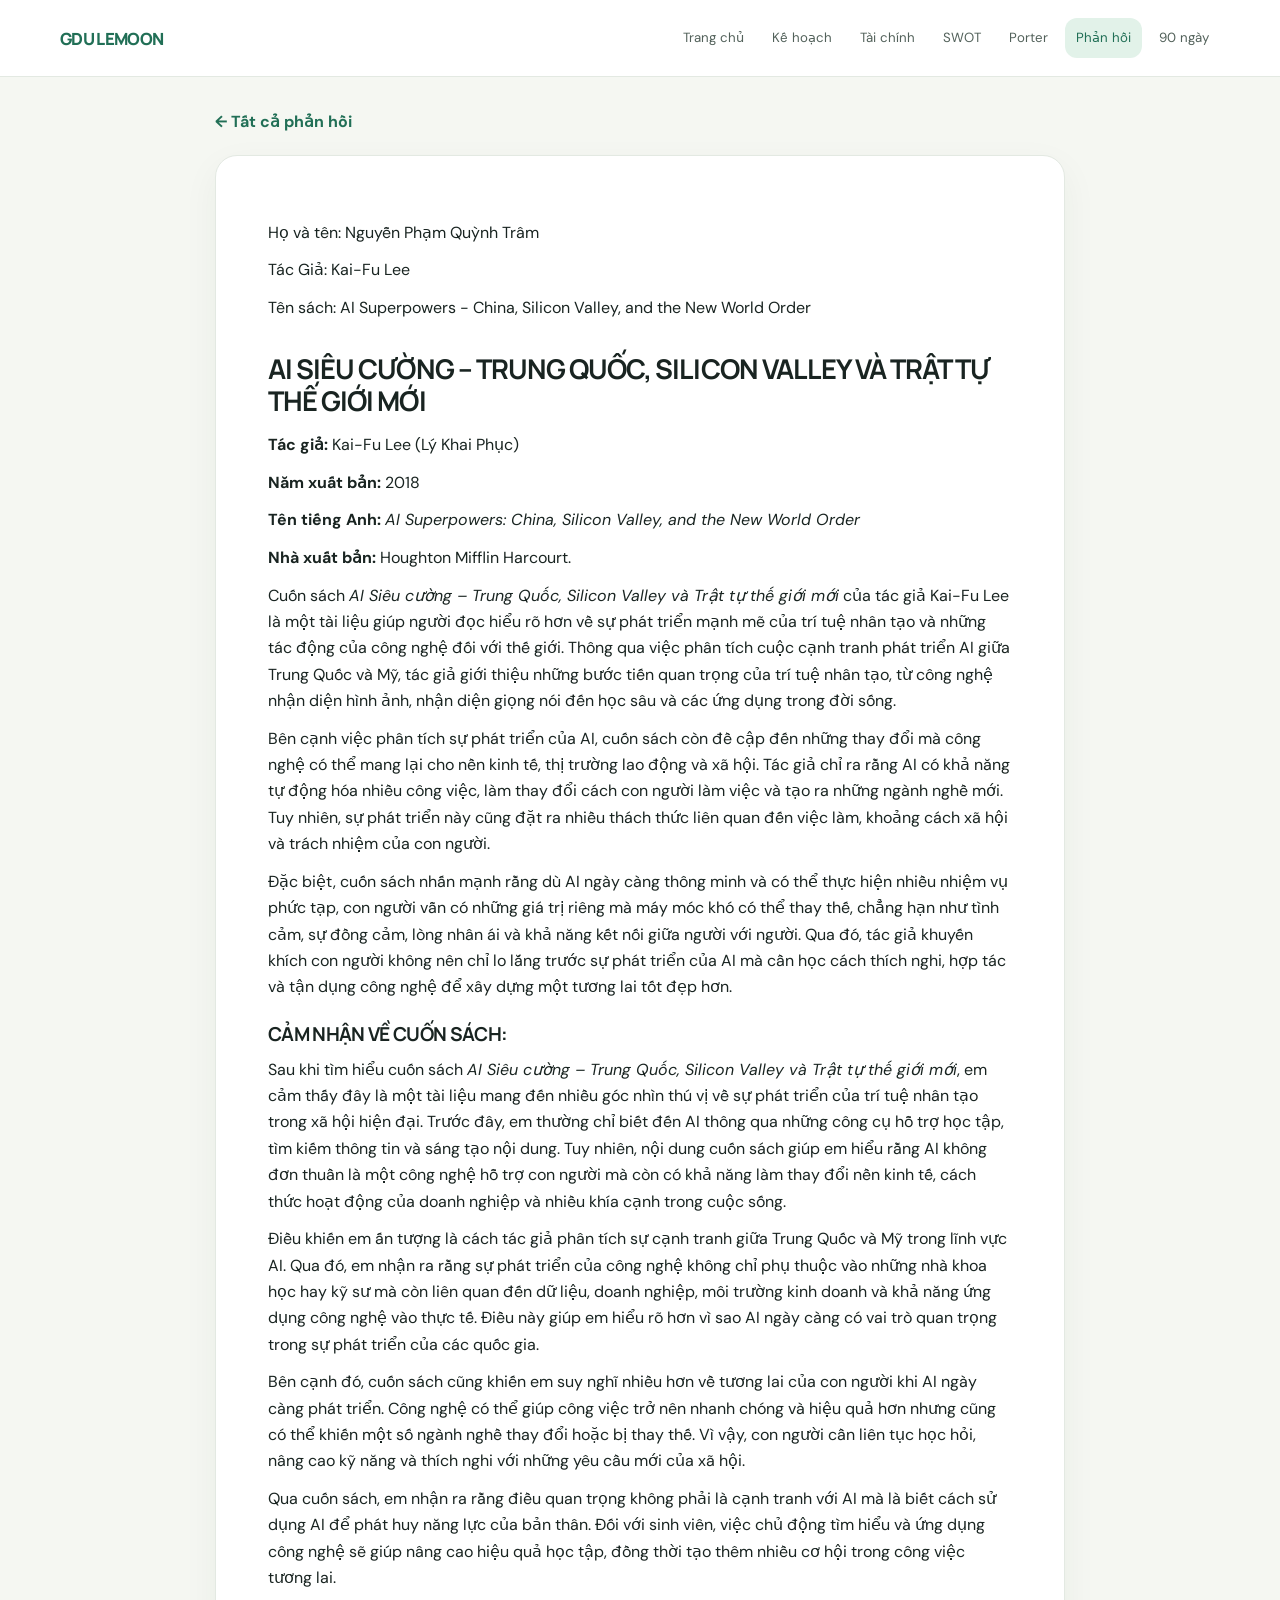
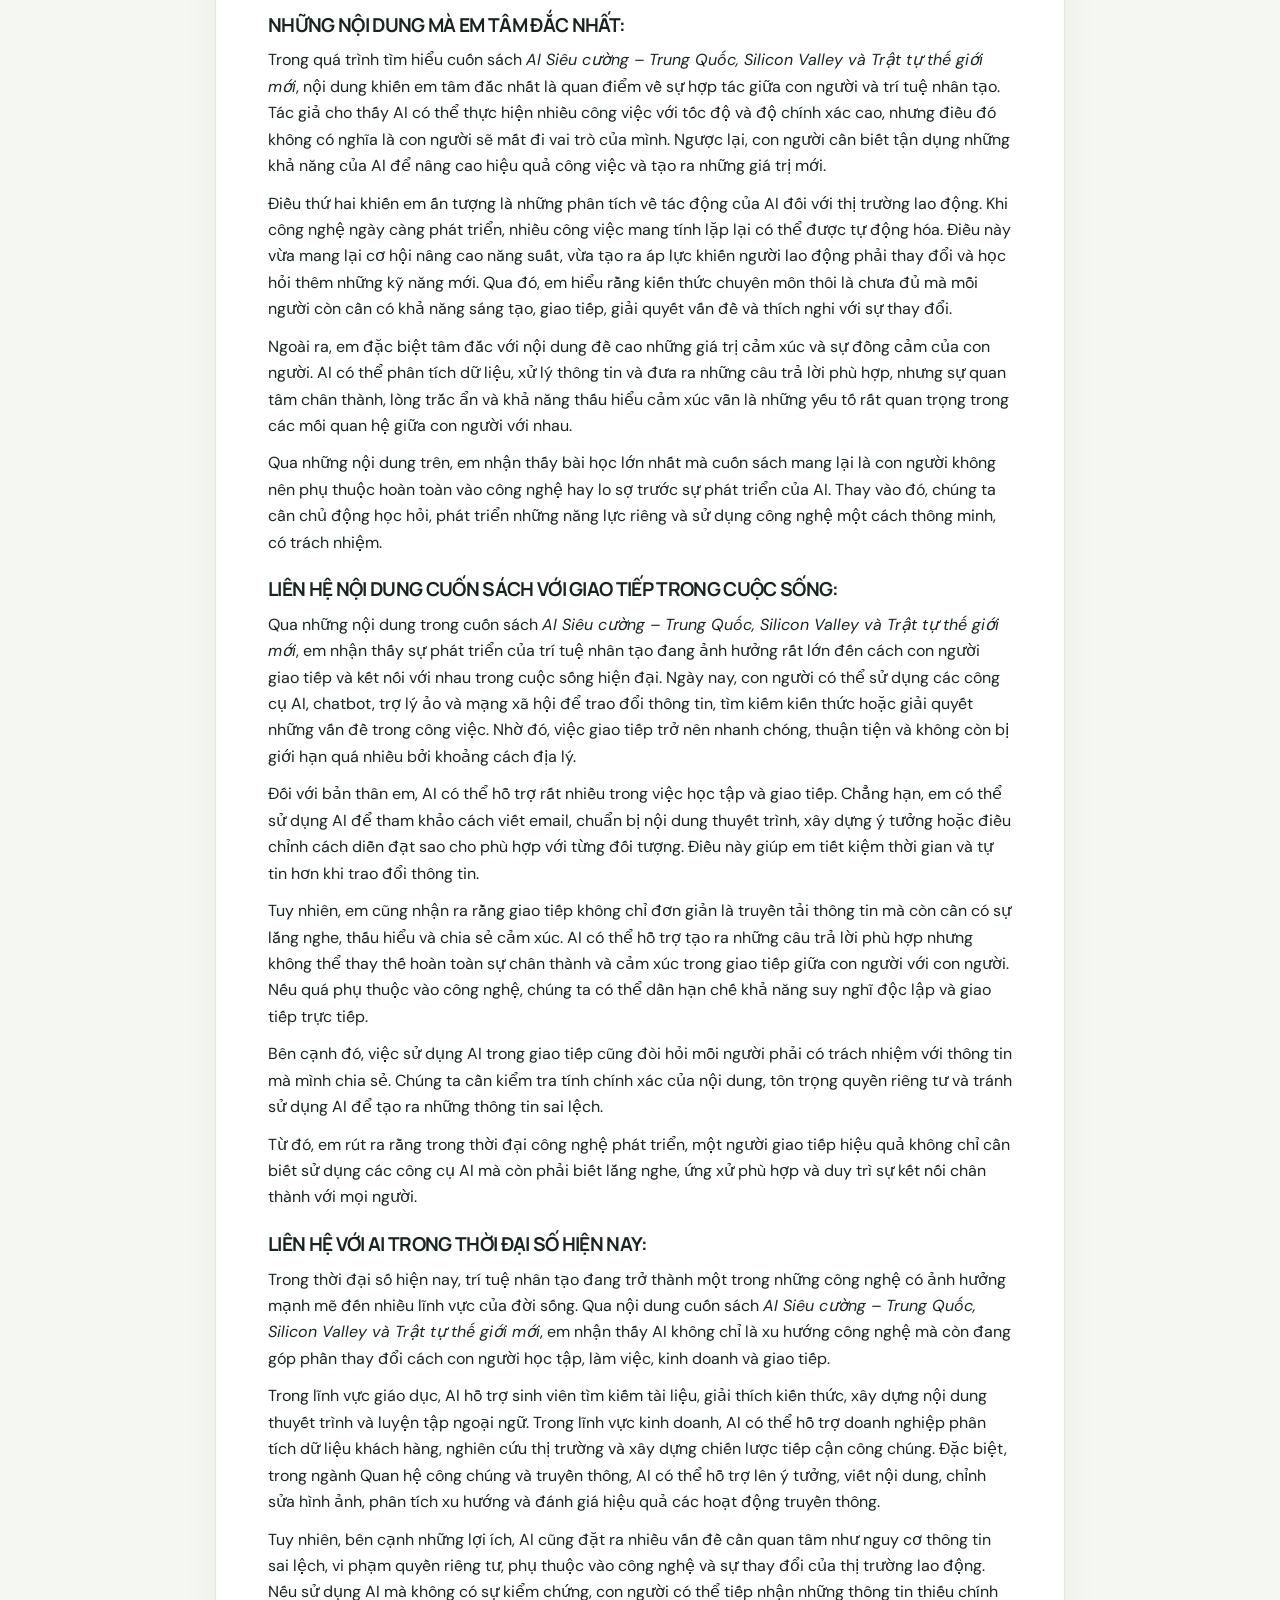
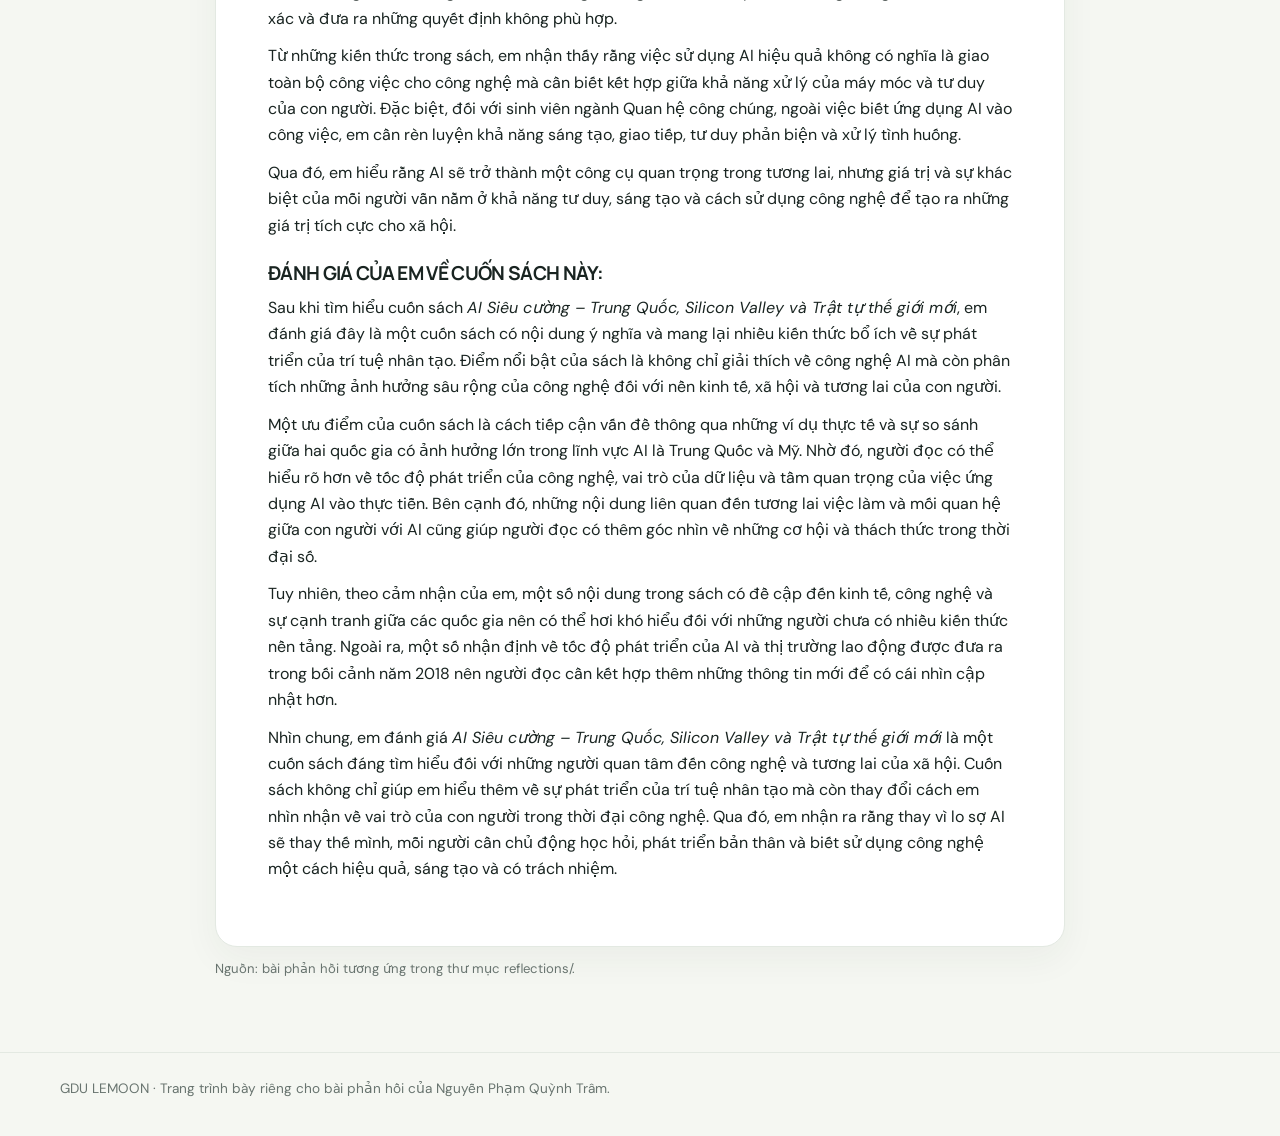
<file: Ai-Startup-Website-357/reflection-nguyen-pham-quynh-tram.html>
<!doctype html><html lang='vi'><head><meta charset='utf-8'><meta name='viewport' content='width=device-width,initial-scale=1'><title>Phản hồi đọc s&#225;ch — Nguyễn Phạm Quỳnh Tr&#226;m</title><link rel='stylesheet' href='style.css'></head><body><header class="topbar"><nav class="wrap nav"><a class="brand" href="index.html">GDU LEMOON</a><div class="navlinks"><a href="index.html">Trang chủ</a><a href="business-plan.html">Kế hoạch</a><a href="financial-analysis.html">Tài chính</a><a href="swot.html">SWOT</a><a href="five-forces.html">Porter</a><a class="active" href="reflections.html">Phản hồi</a><a href="action-plan.html">90 ngày</a></div></nav></header><main class='reading'><a class='back' href='reflections.html'>← Tất cả phản hồi</a><article><p>Họ v&#224; t&#234;n: Nguyễn Phạm Quỳnh Tr&#226;m</p>
<p>T&#225;c Giả: Kai-Fu Lee</p>
<p>T&#234;n s&#225;ch: AI Superpowers - China, Silicon Valley, and the New World Order</p>
<h2>AI SI&#202;U CƯỜNG – TRUNG QUỐC, SILICON VALLEY V&#192; TRẬT TỰ THẾ GIỚI MỚI</h2>
<p><strong>T&#225;c giả:</strong> Kai-Fu Lee (L&#253; Khai Phục)</p>
<p><strong>Năm xuất bản:</strong> 2018</p>
<p><strong>T&#234;n tiếng Anh:</strong> <em>AI Superpowers: China, Silicon Valley, and the New World Order</em></p>
<p><strong>Nh&#224; xuất bản:</strong> Houghton Mifflin Harcourt.</p>
<p>Cuốn s&#225;ch <em>AI Si&#234;u cường – Trung Quốc, Silicon Valley v&#224; Trật tự thế giới mới</em> của t&#225;c giả Kai-Fu Lee l&#224; một t&#224;i liệu gi&#250;p người đọc hiểu r&#245; hơn về sự ph&#225;t triển mạnh mẽ của tr&#237; tuệ nh&#226;n tạo v&#224; những t&#225;c động của c&#244;ng nghệ đối với thế giới. Th&#244;ng qua việc ph&#226;n t&#237;ch cuộc cạnh tranh ph&#225;t triển AI giữa Trung Quốc v&#224; Mỹ, t&#225;c giả giới thiệu những bước tiến quan trọng của tr&#237; tuệ nh&#226;n tạo, từ c&#244;ng nghệ nhận diện h&#236;nh ảnh, nhận diện giọng n&#243;i đến học s&#226;u v&#224; c&#225;c ứng dụng trong đời sống.</p>
<p>B&#234;n cạnh việc ph&#226;n t&#237;ch sự ph&#225;t triển của AI, cuốn s&#225;ch c&#242;n đề cập đến những thay đổi m&#224; c&#244;ng nghệ c&#243; thể mang lại cho nền kinh tế, thị trường lao động v&#224; x&#227; hội. T&#225;c giả chỉ ra rằng AI c&#243; khả năng tự động h&#243;a nhiều c&#244;ng việc, l&#224;m thay đổi c&#225;ch con người l&#224;m việc v&#224; tạo ra những ng&#224;nh nghề mới. Tuy nhi&#234;n, sự ph&#225;t triển n&#224;y cũng đặt ra nhiều th&#225;ch thức li&#234;n quan đến việc l&#224;m, khoảng c&#225;ch x&#227; hội v&#224; tr&#225;ch nhiệm của con người.</p>
<p>Đặc biệt, cuốn s&#225;ch nhấn mạnh rằng d&#249; AI ng&#224;y c&#224;ng th&#244;ng minh v&#224; c&#243; thể thực hiện nhiều nhiệm vụ phức tạp, con người vẫn c&#243; những gi&#225; trị ri&#234;ng m&#224; m&#225;y m&#243;c kh&#243; c&#243; thể thay thế, chẳng hạn như t&#236;nh cảm, sự đồng cảm, l&#242;ng nh&#226;n &#225;i v&#224; khả năng kết nối giữa người với người. Qua đ&#243;, t&#225;c giả khuyến kh&#237;ch con người kh&#244;ng n&#234;n chỉ lo lắng trước sự ph&#225;t triển của AI m&#224; cần học c&#225;ch th&#237;ch nghi, hợp t&#225;c v&#224; tận dụng c&#244;ng nghệ để x&#226;y dựng một tương lai tốt đẹp hơn.</p>
<h3>CẢM NHẬN VỀ CUỐN S&#193;CH:</h3>
<p>Sau khi t&#236;m hiểu cuốn s&#225;ch <em>AI Si&#234;u cường – Trung Quốc, Silicon Valley v&#224; Trật tự thế giới mới</em>, em cảm thấy đ&#226;y l&#224; một t&#224;i liệu mang đến nhiều g&#243;c nh&#236;n th&#250; vị về sự ph&#225;t triển của tr&#237; tuệ nh&#226;n tạo trong x&#227; hội hiện đại. Trước đ&#226;y, em thường chỉ biết đến AI th&#244;ng qua những c&#244;ng cụ hỗ trợ học tập, t&#236;m kiếm th&#244;ng tin v&#224; s&#225;ng tạo nội dung. Tuy nhi&#234;n, nội dung cuốn s&#225;ch gi&#250;p em hiểu rằng AI kh&#244;ng đơn thuần l&#224; một c&#244;ng nghệ hỗ trợ con người m&#224; c&#242;n c&#243; khả năng l&#224;m thay đổi nền kinh tế, c&#225;ch thức hoạt động của doanh nghiệp v&#224; nhiều kh&#237;a cạnh trong cuộc sống.</p>
<p>Điều khiến em ấn tượng l&#224; c&#225;ch t&#225;c giả ph&#226;n t&#237;ch sự cạnh tranh giữa Trung Quốc v&#224; Mỹ trong lĩnh vực AI. Qua đ&#243;, em nhận ra rằng sự ph&#225;t triển của c&#244;ng nghệ kh&#244;ng chỉ phụ thuộc v&#224;o những nh&#224; khoa học hay kỹ sư m&#224; c&#242;n li&#234;n quan đến dữ liệu, doanh nghiệp, m&#244;i trường kinh doanh v&#224; khả năng ứng dụng c&#244;ng nghệ v&#224;o thực tế. Điều n&#224;y gi&#250;p em hiểu r&#245; hơn v&#236; sao AI ng&#224;y c&#224;ng c&#243; vai tr&#242; quan trọng trong sự ph&#225;t triển của c&#225;c quốc gia.</p>
<p>B&#234;n cạnh đ&#243;, cuốn s&#225;ch cũng khiến em suy nghĩ nhiều hơn về tương lai của con người khi AI ng&#224;y c&#224;ng ph&#225;t triển. C&#244;ng nghệ c&#243; thể gi&#250;p c&#244;ng việc trở n&#234;n nhanh ch&#243;ng v&#224; hiệu quả hơn nhưng cũng c&#243; thể khiến một số ng&#224;nh nghề thay đổi hoặc bị thay thế. V&#236; vậy, con người cần li&#234;n tục học hỏi, n&#226;ng cao kỹ năng v&#224; th&#237;ch nghi với những y&#234;u cầu mới của x&#227; hội.</p>
<p>Qua cuốn s&#225;ch, em nhận ra rằng điều quan trọng kh&#244;ng phải l&#224; cạnh tranh với AI m&#224; l&#224; biết c&#225;ch sử dụng AI để ph&#225;t huy năng lực của bản th&#226;n. Đối với sinh vi&#234;n, việc chủ động t&#236;m hiểu v&#224; ứng dụng c&#244;ng nghệ sẽ gi&#250;p n&#226;ng cao hiệu quả học tập, đồng thời tạo th&#234;m nhiều cơ hội trong c&#244;ng việc tương lai.</p>
<h3>NHỮNG NỘI DUNG M&#192; EM T&#194;M ĐẮC NHẤT:</h3>
<p>Trong qu&#225; tr&#236;nh t&#236;m hiểu cuốn s&#225;ch <em>AI Si&#234;u cường – Trung Quốc, Silicon Valley v&#224; Trật tự thế giới mới</em>, nội dung khiến em t&#226;m đắc nhất l&#224; quan điểm về sự hợp t&#225;c giữa con người v&#224; tr&#237; tuệ nh&#226;n tạo. T&#225;c giả cho thấy AI c&#243; thể thực hiện nhiều c&#244;ng việc với tốc độ v&#224; độ ch&#237;nh x&#225;c cao, nhưng điều đ&#243; kh&#244;ng c&#243; nghĩa l&#224; con người sẽ mất đi vai tr&#242; của m&#236;nh. Ngược lại, con người cần biết tận dụng những khả năng của AI để n&#226;ng cao hiệu quả c&#244;ng việc v&#224; tạo ra những gi&#225; trị mới.</p>
<p>Điều thứ hai khiến em ấn tượng l&#224; những ph&#226;n t&#237;ch về t&#225;c động của AI đối với thị trường lao động. Khi c&#244;ng nghệ ng&#224;y c&#224;ng ph&#225;t triển, nhiều c&#244;ng việc mang t&#237;nh lặp lại c&#243; thể được tự động h&#243;a. Điều n&#224;y vừa mang lại cơ hội n&#226;ng cao năng suất, vừa tạo ra &#225;p lực khiến người lao động phải thay đổi v&#224; học hỏi th&#234;m những kỹ năng mới. Qua đ&#243;, em hiểu rằng kiến thức chuy&#234;n m&#244;n th&#244;i l&#224; chưa đủ m&#224; mỗi người c&#242;n cần c&#243; khả năng s&#225;ng tạo, giao tiếp, giải quyết vấn đề v&#224; th&#237;ch nghi với sự thay đổi.</p>
<p>Ngo&#224;i ra, em đặc biệt t&#226;m đắc với nội dung đề cao những gi&#225; trị cảm x&#250;c v&#224; sự đồng cảm của con người. AI c&#243; thể ph&#226;n t&#237;ch dữ liệu, xử l&#253; th&#244;ng tin v&#224; đưa ra những c&#226;u trả lời ph&#249; hợp, nhưng sự quan t&#226;m ch&#226;n th&#224;nh, l&#242;ng trắc ẩn v&#224; khả năng thấu hiểu cảm x&#250;c vẫn l&#224; những yếu tố rất quan trọng trong c&#225;c mối quan hệ giữa con người với nhau.</p>
<p>Qua những nội dung tr&#234;n, em nhận thấy b&#224;i học lớn nhất m&#224; cuốn s&#225;ch mang lại l&#224; con người kh&#244;ng n&#234;n phụ thuộc ho&#224;n to&#224;n v&#224;o c&#244;ng nghệ hay lo sợ trước sự ph&#225;t triển của AI. Thay v&#224;o đ&#243;, ch&#250;ng ta cần chủ động học hỏi, ph&#225;t triển những năng lực ri&#234;ng v&#224; sử dụng c&#244;ng nghệ một c&#225;ch th&#244;ng minh, c&#243; tr&#225;ch nhiệm.</p>
<h3>LI&#202;N HỆ NỘI DUNG CUỐN S&#193;CH VỚI GIAO TIẾP TRONG CUỘC SỐNG:</h3>
<p>Qua những nội dung trong cuốn s&#225;ch <em>AI Si&#234;u cường – Trung Quốc, Silicon Valley v&#224; Trật tự thế giới mới</em>, em nhận thấy sự ph&#225;t triển của tr&#237; tuệ nh&#226;n tạo đang ảnh hưởng rất lớn đến c&#225;ch con người giao tiếp v&#224; kết nối với nhau trong cuộc sống hiện đại. Ng&#224;y nay, con người c&#243; thể sử dụng c&#225;c c&#244;ng cụ AI, chatbot, trợ l&#253; ảo v&#224; mạng x&#227; hội để trao đổi th&#244;ng tin, t&#236;m kiếm kiến thức hoặc giải quyết những vấn đề trong c&#244;ng việc. Nhờ đ&#243;, việc giao tiếp trở n&#234;n nhanh ch&#243;ng, thuận tiện v&#224; kh&#244;ng c&#242;n bị giới hạn qu&#225; nhiều bởi khoảng c&#225;ch địa l&#253;.</p>
<p>Đối với bản th&#226;n em, AI c&#243; thể hỗ trợ rất nhiều trong việc học tập v&#224; giao tiếp. Chẳng hạn, em c&#243; thể sử dụng AI để tham khảo c&#225;ch viết email, chuẩn bị nội dung thuyết tr&#236;nh, x&#226;y dựng &#253; tưởng hoặc điều chỉnh c&#225;ch diễn đạt sao cho ph&#249; hợp với từng đối tượng. Điều n&#224;y gi&#250;p em tiết kiệm thời gian v&#224; tự tin hơn khi trao đổi th&#244;ng tin.</p>
<p>Tuy nhi&#234;n, em cũng nhận ra rằng giao tiếp kh&#244;ng chỉ đơn giản l&#224; truyền tải th&#244;ng tin m&#224; c&#242;n cần c&#243; sự lắng nghe, thấu hiểu v&#224; chia sẻ cảm x&#250;c. AI c&#243; thể hỗ trợ tạo ra những c&#226;u trả lời ph&#249; hợp nhưng kh&#244;ng thể thay thế ho&#224;n to&#224;n sự ch&#226;n th&#224;nh v&#224; cảm x&#250;c trong giao tiếp giữa con người với con người. Nếu qu&#225; phụ thuộc v&#224;o c&#244;ng nghệ, ch&#250;ng ta c&#243; thể dần hạn chế khả năng suy nghĩ độc lập v&#224; giao tiếp trực tiếp.</p>
<p>B&#234;n cạnh đ&#243;, việc sử dụng AI trong giao tiếp cũng đ&#242;i hỏi mỗi người phải c&#243; tr&#225;ch nhiệm với th&#244;ng tin m&#224; m&#236;nh chia sẻ. Ch&#250;ng ta cần kiểm tra t&#237;nh ch&#237;nh x&#225;c của nội dung, t&#244;n trọng quyền ri&#234;ng tư v&#224; tr&#225;nh sử dụng AI để tạo ra những th&#244;ng tin sai lệch.</p>
<p>Từ đ&#243;, em r&#250;t ra rằng trong thời đại c&#244;ng nghệ ph&#225;t triển, một người giao tiếp hiệu quả kh&#244;ng chỉ cần biết sử dụng c&#225;c c&#244;ng cụ AI m&#224; c&#242;n phải biết lắng nghe, ứng xử ph&#249; hợp v&#224; duy tr&#236; sự kết nối ch&#226;n th&#224;nh với mọi người.</p>
<h3>LI&#202;N HỆ VỚI AI TRONG THỜI ĐẠI SỐ HIỆN NAY:</h3>
<p>Trong thời đại số hiện nay, tr&#237; tuệ nh&#226;n tạo đang trở th&#224;nh một trong những c&#244;ng nghệ c&#243; ảnh hưởng mạnh mẽ đến nhiều lĩnh vực của đời sống. Qua nội dung cuốn s&#225;ch <em>AI Si&#234;u cường – Trung Quốc, Silicon Valley v&#224; Trật tự thế giới mới</em>, em nhận thấy AI kh&#244;ng chỉ l&#224; xu hướng c&#244;ng nghệ m&#224; c&#242;n đang g&#243;p phần thay đổi c&#225;ch con người học tập, l&#224;m việc, kinh doanh v&#224; giao tiếp.</p>
<p>Trong lĩnh vực gi&#225;o dục, AI hỗ trợ sinh vi&#234;n t&#236;m kiếm t&#224;i liệu, giải th&#237;ch kiến thức, x&#226;y dựng nội dung thuyết tr&#236;nh v&#224; luyện tập ngoại ngữ. Trong lĩnh vực kinh doanh, AI c&#243; thể hỗ trợ doanh nghiệp ph&#226;n t&#237;ch dữ liệu kh&#225;ch h&#224;ng, nghi&#234;n cứu thị trường v&#224; x&#226;y dựng chiến lược tiếp cận c&#244;ng ch&#250;ng. Đặc biệt, trong ng&#224;nh Quan hệ c&#244;ng ch&#250;ng v&#224; truyền th&#244;ng, AI c&#243; thể hỗ trợ l&#234;n &#253; tưởng, viết nội dung, chỉnh sửa h&#236;nh ảnh, ph&#226;n t&#237;ch xu hướng v&#224; đ&#225;nh gi&#225; hiệu quả c&#225;c hoạt động truyền th&#244;ng.</p>
<p>Tuy nhi&#234;n, b&#234;n cạnh những lợi &#237;ch, AI cũng đặt ra nhiều vấn đề cần quan t&#226;m như nguy cơ th&#244;ng tin sai lệch, vi phạm quyền ri&#234;ng tư, phụ thuộc v&#224;o c&#244;ng nghệ v&#224; sự thay đổi của thị trường lao động. Nếu sử dụng AI m&#224; kh&#244;ng c&#243; sự kiểm chứng, con người c&#243; thể tiếp nhận những th&#244;ng tin thiếu ch&#237;nh x&#225;c v&#224; đưa ra những quyết định kh&#244;ng ph&#249; hợp.</p>
<p>Từ những kiến thức trong s&#225;ch, em nhận thấy rằng việc sử dụng AI hiệu quả kh&#244;ng c&#243; nghĩa l&#224; giao to&#224;n bộ c&#244;ng việc cho c&#244;ng nghệ m&#224; cần biết kết hợp giữa khả năng xử l&#253; của m&#225;y m&#243;c v&#224; tư duy của con người. Đặc biệt, đối với sinh vi&#234;n ng&#224;nh Quan hệ c&#244;ng ch&#250;ng, ngo&#224;i việc biết ứng dụng AI v&#224;o c&#244;ng việc, em cần r&#232;n luyện khả năng s&#225;ng tạo, giao tiếp, tư duy phản biện v&#224; xử l&#253; t&#236;nh huống.</p>
<p>Qua đ&#243;, em hiểu rằng AI sẽ trở th&#224;nh một c&#244;ng cụ quan trọng trong tương lai, nhưng gi&#225; trị v&#224; sự kh&#225;c biệt của mỗi người vẫn nằm ở khả năng tư duy, s&#225;ng tạo v&#224; c&#225;ch sử dụng c&#244;ng nghệ để tạo ra những gi&#225; trị t&#237;ch cực cho x&#227; hội.</p>
<h3>Đ&#193;NH GI&#193; CỦA EM VỀ CUỐN S&#193;CH N&#192;Y:</h3>
<p>Sau khi t&#236;m hiểu cuốn s&#225;ch <em>AI Si&#234;u cường – Trung Quốc, Silicon Valley v&#224; Trật tự thế giới mới</em>, em đ&#225;nh gi&#225; đ&#226;y l&#224; một cuốn s&#225;ch c&#243; nội dung &#253; nghĩa v&#224; mang lại nhiều kiến thức bổ &#237;ch về sự ph&#225;t triển của tr&#237; tuệ nh&#226;n tạo. Điểm nổi bật của s&#225;ch l&#224; kh&#244;ng chỉ giải th&#237;ch về c&#244;ng nghệ AI m&#224; c&#242;n ph&#226;n t&#237;ch những ảnh hưởng s&#226;u rộng của c&#244;ng nghệ đối với nền kinh tế, x&#227; hội v&#224; tương lai của con người.</p>
<p>Một ưu điểm của cuốn s&#225;ch l&#224; c&#225;ch tiếp cận vấn đề th&#244;ng qua những v&#237; dụ thực tế v&#224; sự so s&#225;nh giữa hai quốc gia c&#243; ảnh hưởng lớn trong lĩnh vực AI l&#224; Trung Quốc v&#224; Mỹ. Nhờ đ&#243;, người đọc c&#243; thể hiểu r&#245; hơn về tốc độ ph&#225;t triển của c&#244;ng nghệ, vai tr&#242; của dữ liệu v&#224; tầm quan trọng của việc ứng dụng AI v&#224;o thực tiễn. B&#234;n cạnh đ&#243;, những nội dung li&#234;n quan đến tương lai việc l&#224;m v&#224; mối quan hệ giữa con người với AI cũng gi&#250;p người đọc c&#243; th&#234;m g&#243;c nh&#236;n về những cơ hội v&#224; th&#225;ch thức trong thời đại số.</p>
<p>Tuy nhi&#234;n, theo cảm nhận của em, một số nội dung trong s&#225;ch c&#243; đề cập đến kinh tế, c&#244;ng nghệ v&#224; sự cạnh tranh giữa c&#225;c quốc gia n&#234;n c&#243; thể hơi kh&#243; hiểu đối với những người chưa c&#243; nhiều kiến thức nền tảng. Ngo&#224;i ra, một số nhận định về tốc độ ph&#225;t triển của AI v&#224; thị trường lao động được đưa ra trong bối cảnh năm 2018 n&#234;n người đọc cần kết hợp th&#234;m những th&#244;ng tin mới để c&#243; c&#225;i nh&#236;n cập nhật hơn.</p>
<p>Nh&#236;n chung, em đ&#225;nh gi&#225; <em>AI Si&#234;u cường – Trung Quốc, Silicon Valley v&#224; Trật tự thế giới mới</em> l&#224; một cuốn s&#225;ch đ&#225;ng t&#236;m hiểu đối với những người quan t&#226;m đến c&#244;ng nghệ v&#224; tương lai của x&#227; hội. Cuốn s&#225;ch kh&#244;ng chỉ gi&#250;p em hiểu th&#234;m về sự ph&#225;t triển của tr&#237; tuệ nh&#226;n tạo m&#224; c&#242;n thay đổi c&#225;ch em nh&#236;n nhận về vai tr&#242; của con người trong thời đại c&#244;ng nghệ. Qua đ&#243;, em nhận ra rằng thay v&#236; lo sợ AI sẽ thay thế m&#236;nh, mỗi người cần chủ động học hỏi, ph&#225;t triển bản th&#226;n v&#224; biết sử dụng c&#244;ng nghệ một c&#225;ch hiệu quả, s&#225;ng tạo v&#224; c&#243; tr&#225;ch nhiệm.</p></article><p class='notice'>Nguồn: bài phản hồi tương ứng trong thư mục reflections/.</p></main><footer class='footer'><div class='wrap'>GDU LEMOON · Trang trình bày riêng cho bài phản hồi của Nguyễn Phạm Quỳnh Trâm.</div></footer></body></html>
</file>
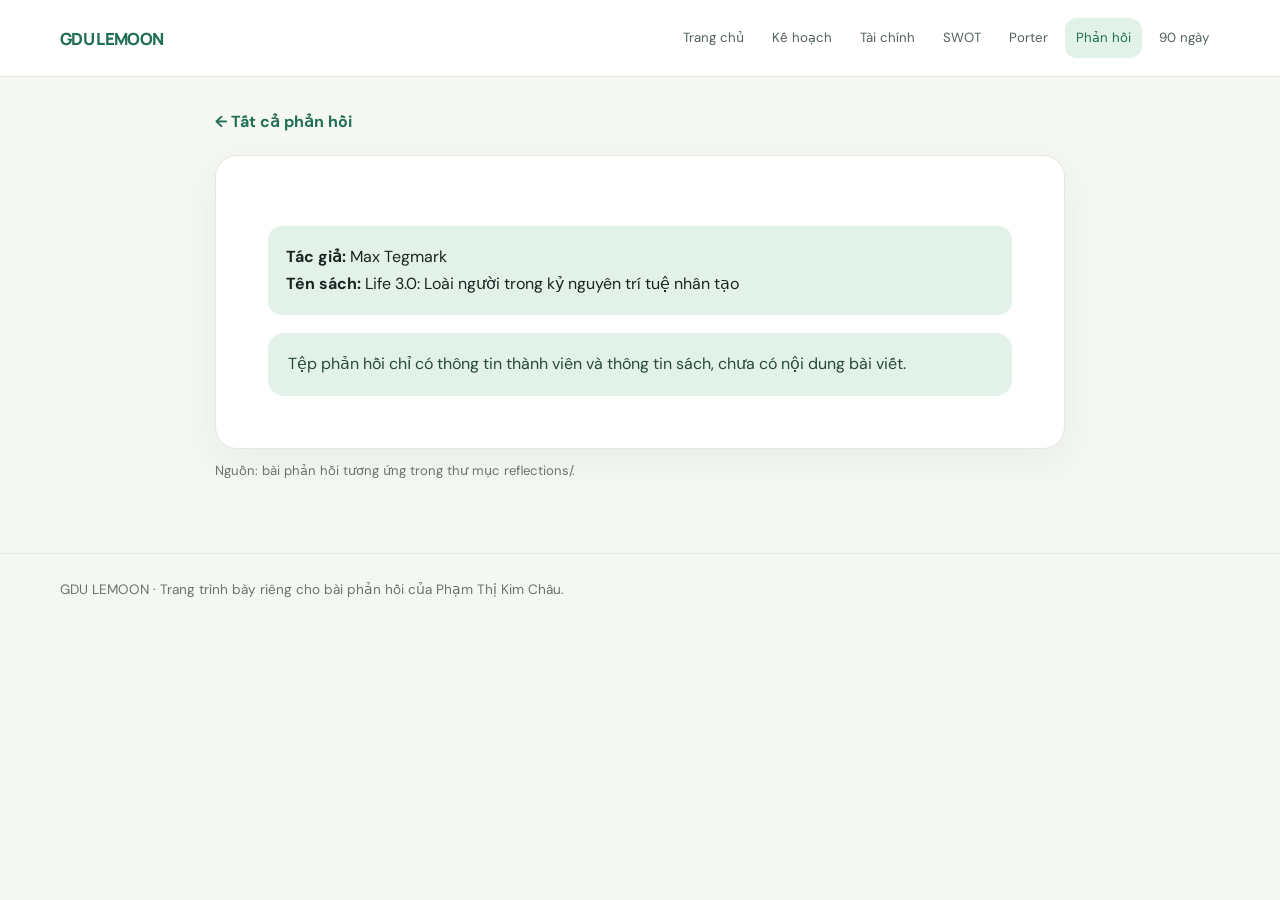
<file: Ai-Startup-Website-357/reflection-pham-thi-kim-chau.html>
<!doctype html><html lang='vi'><head><meta charset='utf-8'><meta name='viewport' content='width=device-width,initial-scale=1'><title>Phản hồi đọc s&#225;ch — Phạm Thị Kim Ch&#226;u</title><link rel='stylesheet' href='style.css'></head><body><header class="topbar"><nav class="wrap nav"><a class="brand" href="index.html">GDU LEMOON</a><div class="navlinks"><a href="index.html">Trang chủ</a><a href="business-plan.html">Kế hoạch</a><a href="financial-analysis.html">Tài chính</a><a href="swot.html">SWOT</a><a href="five-forces.html">Porter</a><a class="active" href="reflections.html">Phản hồi</a><a href="action-plan.html">90 ngày</a></div></nav></header><main class='reading'><a class='back' href='reflections.html'>← Tất cả phản hồi</a><article><div class="bookmeta"><b>Tác giả:</b> Max Tegmark<br><b>Tên sách:</b> Life 3.0: Loài người trong kỷ nguyên trí tuệ nhân tạo</div><div class="callout">Tệp phản hồi chỉ có thông tin thành viên và thông tin sách, chưa có nội dung bài viết.</div></article><p class='notice'>Nguồn: bài phản hồi tương ứng trong thư mục reflections/.</p></main><footer class='footer'><div class='wrap'>GDU LEMOON · Trang trình bày riêng cho bài phản hồi của Phạm Thị Kim Châu.</div></footer></body></html>
</file>
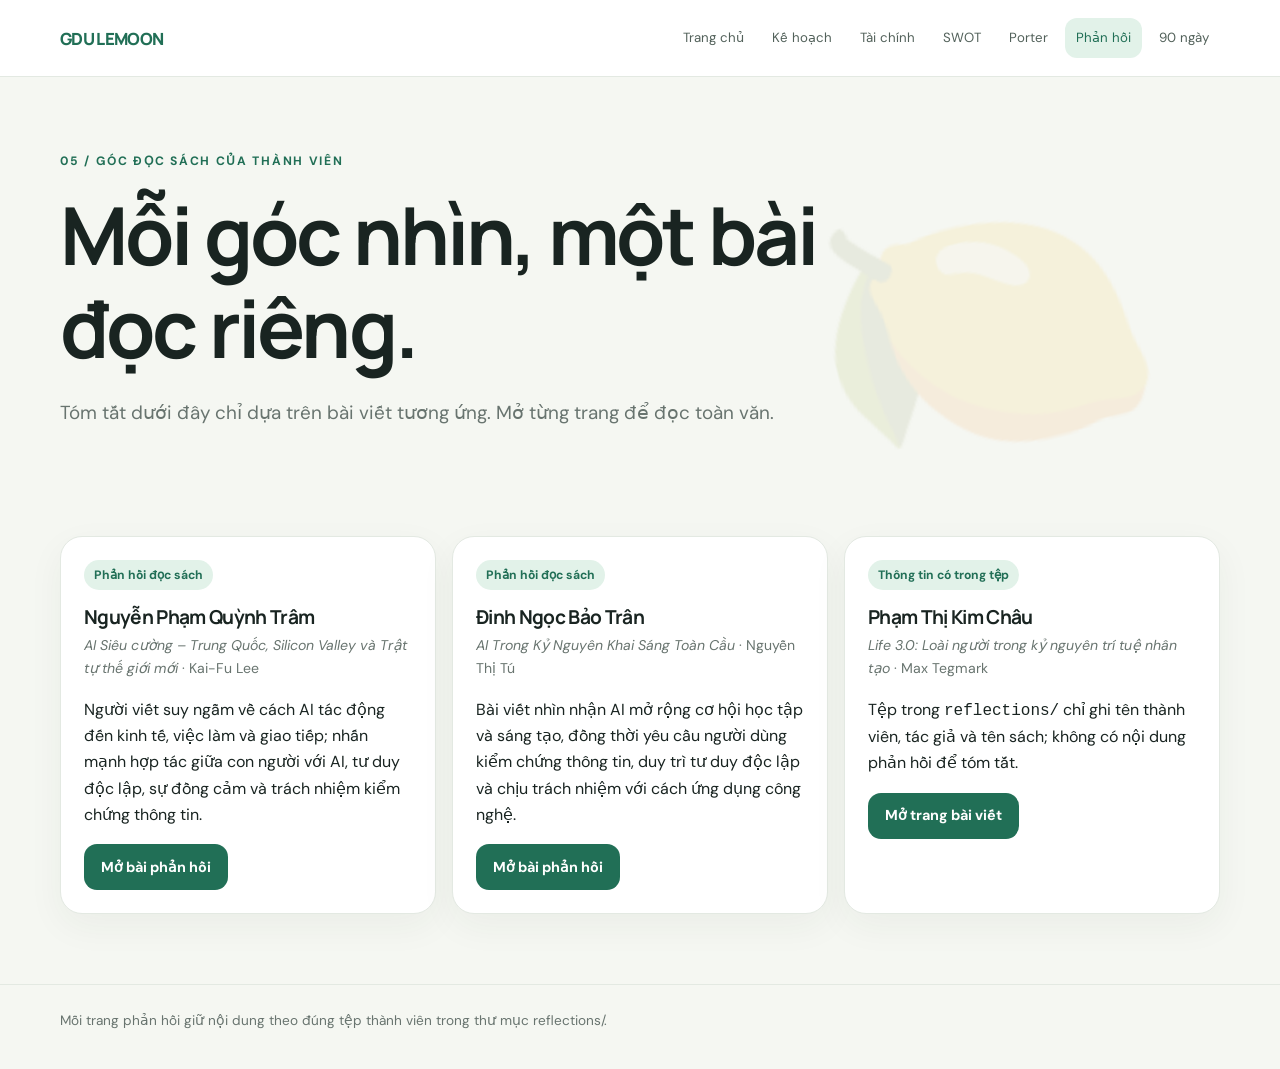
<file: Ai-Startup-Website-357/reflections.html>
<!doctype html><html lang="vi"><head><meta charset="utf-8"><meta name="viewport" content="width=device-width,initial-scale=1"><title>Phản hồi đọc sách — GDU LEMOON</title><link rel="stylesheet" href="style.css"></head><body><header class="topbar"><nav class="wrap nav"><a class="brand" href="index.html">GDU LEMOON</a><div class="navlinks"><a href="index.html">Trang chủ</a><a href="business-plan.html">Kế hoạch</a><a href="financial-analysis.html">Tài chính</a><a href="swot.html">SWOT</a><a href="five-forces.html">Porter</a><a class="active" href="reflections.html">Phản hồi</a><a href="action-plan.html">90 ngày</a></div></nav></header><main><section class="hero wrap"><div class="eyebrow">05 / Góc đọc sách của thành viên</div><h1>Mỗi góc nhìn, một bài đọc riêng.</h1><p class="lead">Tóm tắt dưới đây chỉ dựa trên bài viết tương ứng. Mở từng trang để đọc toàn văn.</p></section><section class="section wrap"><div class="grid"><article class="card span-4"><span class="pill">Phản hồi đọc sách</span><h3 style="margin:16px 0 6px">Nguyễn Phạm Quỳnh Trâm</h3><p class="small"><i>AI Siêu cường – Trung Quốc, Silicon Valley và Trật tự thế giới mới</i> · Kai-Fu Lee</p><p>Người viết suy ngẫm về cách AI tác động đến kinh tế, việc làm và giao tiếp; nhấn mạnh hợp tác giữa con người với AI, tư duy độc lập, sự đồng cảm và trách nhiệm kiểm chứng thông tin.</p><a class="button" href="reflection-nguyen-pham-quynh-tram.html">Mở bài phản hồi</a></article><article class="card span-4"><span class="pill">Phản hồi đọc sách</span><h3 style="margin:16px 0 6px">Đinh Ngọc Bảo Trân</h3><p class="small"><i>AI Trong Kỷ Nguyên Khai Sáng Toàn Cầu</i> · Nguyễn Thị Tú</p><p>Bài viết nhìn nhận AI mở rộng cơ hội học tập và sáng tạo, đồng thời yêu cầu người dùng kiểm chứng thông tin, duy trì tư duy độc lập và chịu trách nhiệm với cách ứng dụng công nghệ.</p><a class="button" href="reflection-dinh-ngoc-bao-tran.html">Mở bài phản hồi</a></article><article class="card span-4"><span class="pill">Thông tin có trong tệp</span><h3 style="margin:16px 0 6px">Phạm Thị Kim Châu</h3><p class="small"><i>Life 3.0: Loài người trong kỷ nguyên trí tuệ nhân tạo</i> · Max Tegmark</p><p>Tệp trong <code>reflections/</code> chỉ ghi tên thành viên, tác giả và tên sách; không có nội dung phản hồi để tóm tắt.</p><a class="button" href="reflection-pham-thi-kim-chau.html">Mở trang bài viết</a></article></div></section></main><footer class="footer"><div class="wrap">Mỗi trang phản hồi giữ nội dung theo đúng tệp thành viên trong thư mục reflections/.</div></footer></body></html>
</file>
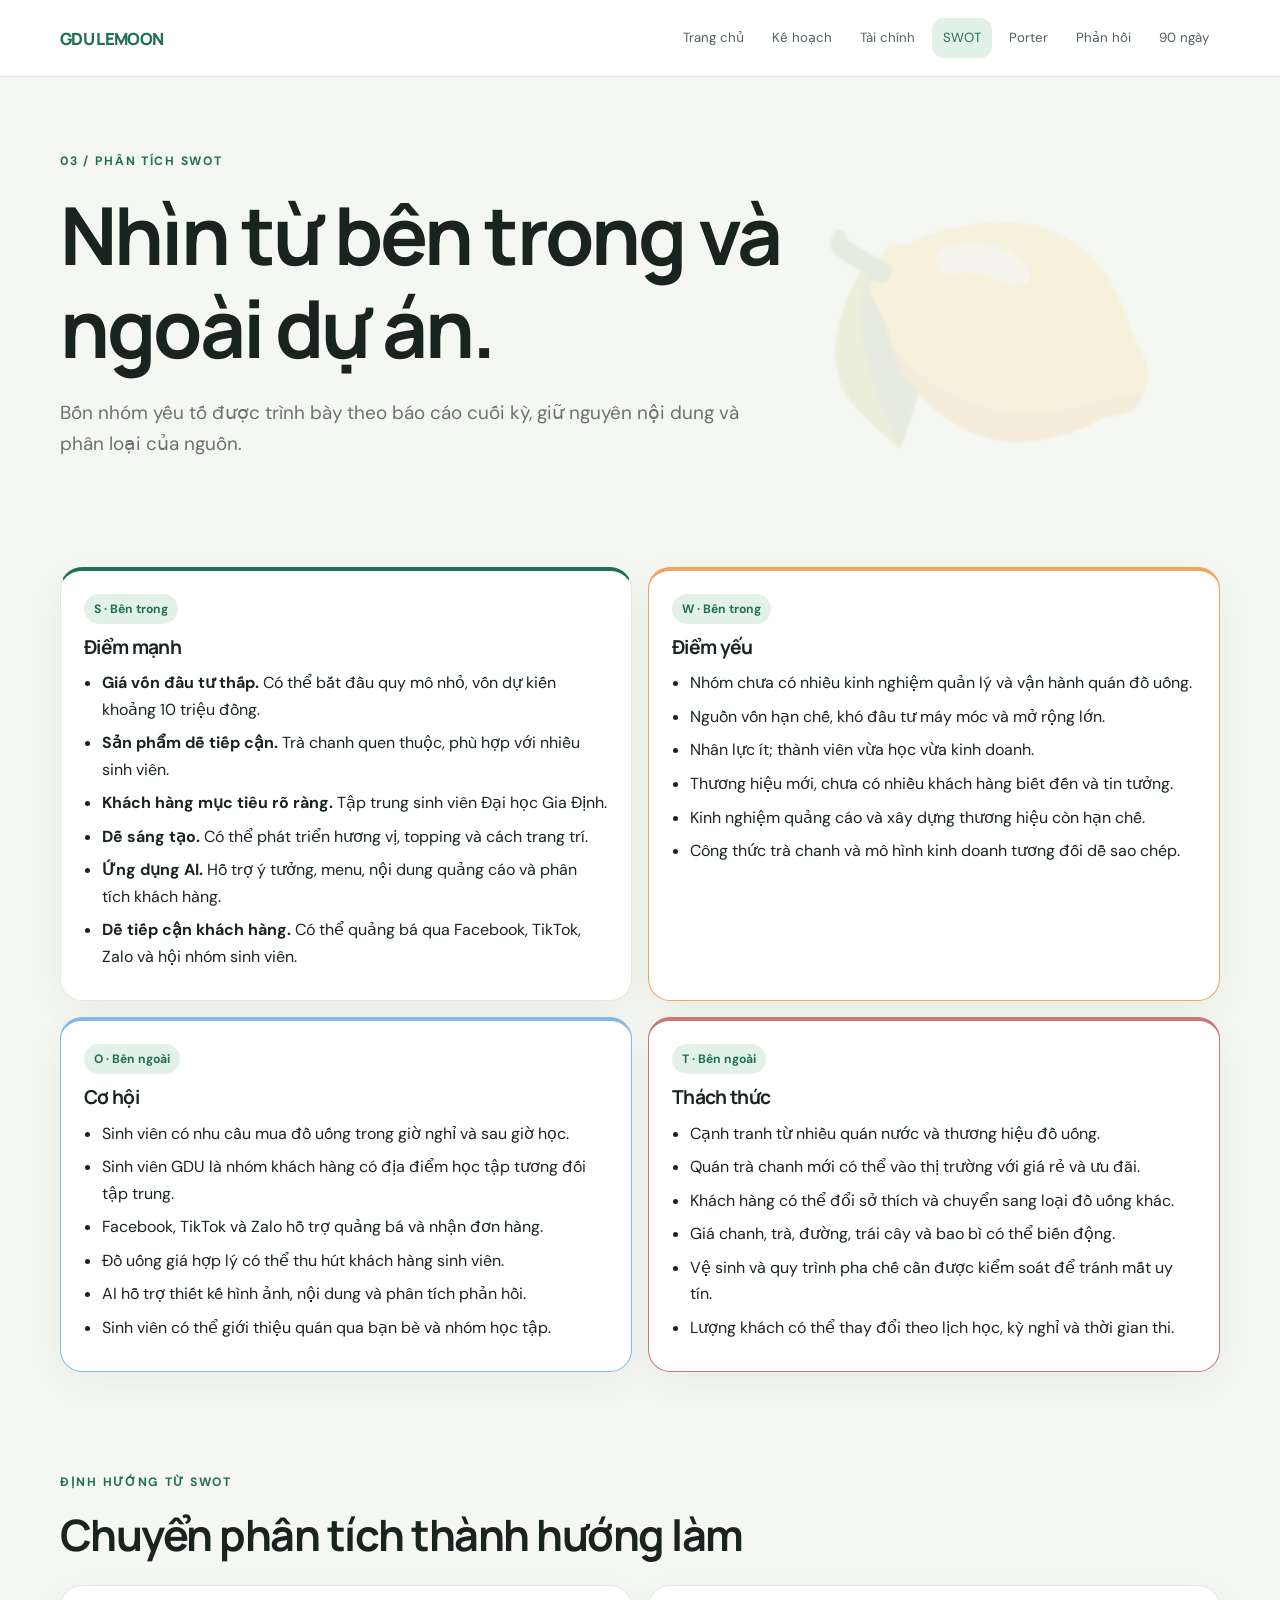
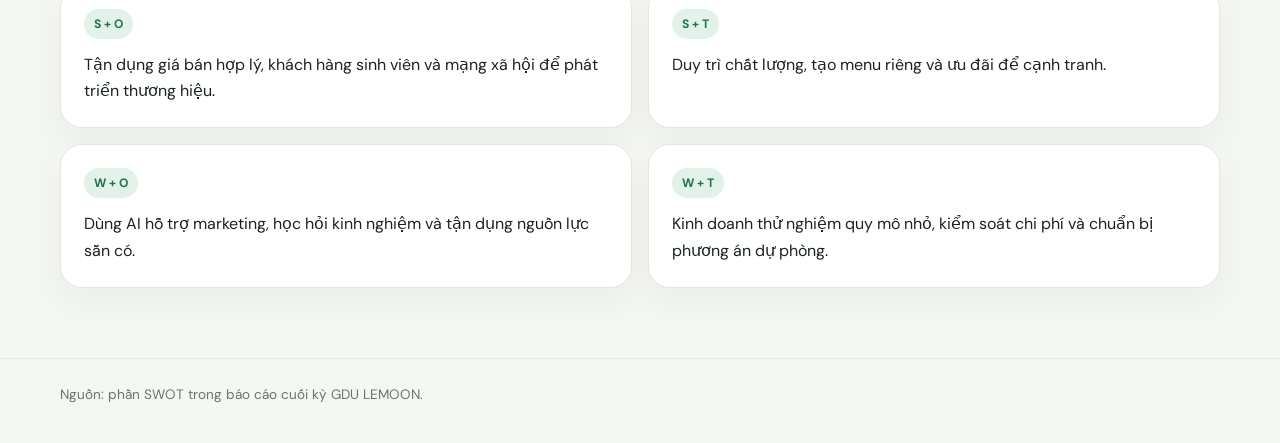
<file: Ai-Startup-Website-357/swot.html>
<!doctype html><html lang="vi"><head><meta charset="utf-8"><meta name="viewport" content="width=device-width,initial-scale=1"><title>Phân tích SWOT — GDU LEMOON</title><link rel="stylesheet" href="style.css"></head><body><header class="topbar"><nav class="wrap nav"><a class="brand" href="index.html">GDU LEMOON</a><div class="navlinks"><a href="index.html">Trang chủ</a><a href="business-plan.html">Kế hoạch</a><a href="financial-analysis.html">Tài chính</a><a class="active" href="swot.html">SWOT</a><a href="five-forces.html">Porter</a><a href="reflections.html">Phản hồi</a><a href="action-plan.html">90 ngày</a></div></nav></header><main><section class="hero wrap"><div class="eyebrow">03 / Phân tích SWOT</div><h1>Nhìn từ bên trong và ngoài dự án.</h1><p class="lead">Bốn nhóm yếu tố được trình bày theo báo cáo cuối kỳ, giữ nguyên nội dung và phân loại của nguồn.</p></section><section class="section wrap"><div class="grid"><article class="card swot span-6"><span class="pill">S · Bên trong</span><h3>Điểm mạnh</h3><ul class="list"><li><b>Giá vốn đầu tư thấp.</b> Có thể bắt đầu quy mô nhỏ, vốn dự kiến khoảng 10 triệu đồng.</li><li><b>Sản phẩm dễ tiếp cận.</b> Trà chanh quen thuộc, phù hợp với nhiều sinh viên.</li><li><b>Khách hàng mục tiêu rõ ràng.</b> Tập trung sinh viên Đại học Gia Định.</li><li><b>Dễ sáng tạo.</b> Có thể phát triển hương vị, topping và cách trang trí.</li><li><b>Ứng dụng AI.</b> Hỗ trợ ý tưởng, menu, nội dung quảng cáo và phân tích khách hàng.</li><li><b>Dễ tiếp cận khách hàng.</b> Có thể quảng bá qua Facebook, TikTok, Zalo và hội nhóm sinh viên.</li></ul></article><article class="card swot w span-6"><span class="pill">W · Bên trong</span><h3>Điểm yếu</h3><ul class="list"><li>Nhóm chưa có nhiều kinh nghiệm quản lý và vận hành quán đồ uống.</li><li>Nguồn vốn hạn chế, khó đầu tư máy móc và mở rộng lớn.</li><li>Nhân lực ít; thành viên vừa học vừa kinh doanh.</li><li>Thương hiệu mới, chưa có nhiều khách hàng biết đến và tin tưởng.</li><li>Kinh nghiệm quảng cáo và xây dựng thương hiệu còn hạn chế.</li><li>Công thức trà chanh và mô hình kinh doanh tương đối dễ sao chép.</li></ul></article><article class="card swot o span-6"><span class="pill">O · Bên ngoài</span><h3>Cơ hội</h3><ul class="list"><li>Sinh viên có nhu cầu mua đồ uống trong giờ nghỉ và sau giờ học.</li><li>Sinh viên GDU là nhóm khách hàng có địa điểm học tập tương đối tập trung.</li><li>Facebook, TikTok và Zalo hỗ trợ quảng bá và nhận đơn hàng.</li><li>Đồ uống giá hợp lý có thể thu hút khách hàng sinh viên.</li><li>AI hỗ trợ thiết kế hình ảnh, nội dung và phân tích phản hồi.</li><li>Sinh viên có thể giới thiệu quán qua bạn bè và nhóm học tập.</li></ul></article><article class="card swot t span-6"><span class="pill">T · Bên ngoài</span><h3>Thách thức</h3><ul class="list"><li>Cạnh tranh từ nhiều quán nước và thương hiệu đồ uống.</li><li>Quán trà chanh mới có thể vào thị trường với giá rẻ và ưu đãi.</li><li>Khách hàng có thể đổi sở thích và chuyển sang loại đồ uống khác.</li><li>Giá chanh, trà, đường, trái cây và bao bì có thể biến động.</li><li>Vệ sinh và quy trình pha chế cần được kiểm soát để tránh mất uy tín.</li><li>Lượng khách có thể thay đổi theo lịch học, kỳ nghỉ và thời gian thi.</li></ul></article></div></section><section class="section wrap"><div class="section-head"><div><div class="eyebrow">Định hướng từ SWOT</div><h2>Chuyển phân tích thành hướng làm</h2></div></div><div class="grid"><article class="card span-6"><span class="pill">S + O</span><p style="margin:13px 0 0">Tận dụng giá bán hợp lý, khách hàng sinh viên và mạng xã hội để phát triển thương hiệu.</p></article><article class="card span-6"><span class="pill">S + T</span><p style="margin:13px 0 0">Duy trì chất lượng, tạo menu riêng và ưu đãi để cạnh tranh.</p></article><article class="card span-6"><span class="pill">W + O</span><p style="margin:13px 0 0">Dùng AI hỗ trợ marketing, học hỏi kinh nghiệm và tận dụng nguồn lực sẵn có.</p></article><article class="card span-6"><span class="pill">W + T</span><p style="margin:13px 0 0">Kinh doanh thử nghiệm quy mô nhỏ, kiểm soát chi phí và chuẩn bị phương án dự phòng.</p></article></div></section></main><footer class="footer"><div class="wrap">Nguồn: phần SWOT trong báo cáo cuối kỳ GDU LEMOON.</div></footer></body></html>
</file>
<file: Ai-Startup-Website-357/style.css>
@import url('https://fonts.googleapis.com/css2?family=DM+Sans:wght@400;500;600;700&family=Manrope:wght@400;500;600;700;800&display=swap');
:root{--ink:#192421;--muted:#68746f;--paper:#f5f7f2;--card:#fff;--line:#e3e9e2;--green:#216f56;--mint:#e2f2e9;--lime:#c9e86b;--orange:#f3a35c;--shadow:0 12px 36px #203b2b0d;--radius:22px}*{box-sizing:border-box}body{margin:0;background:var(--paper);color:var(--ink);font:16px/1.65 'DM Sans',sans-serif}h1,h2,h3{font-family:Manrope,sans-serif;line-height:1.16;letter-spacing:-.035em;margin:0}h1{font-size:clamp(2.6rem,7vw,5rem)}h2{font-size:clamp(1.8rem,4vw,2.7rem)}h3{font-size:1.2rem}p{margin:0 0 1rem}.wrap{width:min(1160px,calc(100% - 40px));margin:auto}.topbar{background:#fff;border-bottom:1px solid var(--line);position:sticky;top:0;z-index:5}.nav{min-height:76px;display:flex;align-items:center;justify-content:space-between;gap:20px}.brand{font:800 1.05rem Manrope,sans-serif;letter-spacing:-.04em;color:var(--green);text-decoration:none}.navlinks{display:flex;gap:6px;flex-wrap:wrap;justify-content:flex-end}.navlinks a{color:#52615a;text-decoration:none;font-size:.83rem;padding:9px 11px;border-radius:12px}.navlinks a:hover,.navlinks a.active{background:var(--mint);color:var(--green)}.hero{padding:74px 0 56px;position:relative;overflow:hidden}.hero:after{content:'🍋';position:absolute;right:6%;top:24px;font-size:clamp(7rem,22vw,17rem);opacity:.10;transform:rotate(-14deg);pointer-events:none}.eyebrow{font-size:.76rem;letter-spacing:.14em;text-transform:uppercase;color:var(--green);font-weight:700;margin-bottom:18px}.hero h1{max-width:900px}.hero p.lead{font-size:1.18rem;color:var(--muted);max-width:720px;margin:22px 0}.tagline{font:600 1.03rem Manrope,sans-serif;color:var(--green)}.actions{display:flex;gap:12px;flex-wrap:wrap;margin-top:26px}.button{display:inline-flex;align-items:center;justify-content:center;min-height:46px;padding:11px 17px;border-radius:13px;background:var(--green);color:#fff;text-decoration:none;font-weight:700;font-size:.9rem}.button.ghost{background:#fff;color:var(--green);border:1px solid var(--line)}.section{padding:30px 0 70px}.section-head{display:flex;align-items:end;justify-content:space-between;gap:24px;margin-bottom:24px}.section-head p{color:var(--muted);max-width:580px;margin:8px 0 0}.grid{display:grid;grid-template-columns:repeat(12,minmax(0,1fr));gap:16px}.card{background:var(--card);border:1px solid var(--line);border-radius:var(--radius);padding:23px;box-shadow:var(--shadow)}.span-3{grid-column:span 3}.span-4{grid-column:span 4}.span-5{grid-column:span 5}.span-6{grid-column:span 6}.span-7{grid-column:span 7}.span-8{grid-column:span 8}.span-12{grid-column:span 12}.kpi{min-height:148px}.kpi .label{color:var(--muted);font-size:.83rem}.kpi strong{display:block;font:800 clamp(1.7rem,4vw,2.5rem) Manrope,sans-serif;letter-spacing:-.05em;margin:10px 0 2px}.kpi small{color:var(--muted)}.accent{background:var(--green);color:#fff;border-color:var(--green)}.accent .label,.accent small{color:#c6ded3}.list{padding-left:1.1rem;margin:12px 0 0}.list li{margin:.45rem 0}.pill{display:inline-block;background:var(--mint);color:var(--green);padding:5px 10px;border-radius:99px;font-size:.76rem;font-weight:700}.pill.high{background:#fff0e4;color:#9e4e10}.pill.mid{background:#eff3d9;color:#556b12}.price{font:700 1.35rem Manrope,sans-serif;color:var(--green)}.menu-item,.row{display:flex;justify-content:space-between;align-items:flex-start;gap:16px;padding:12px 0;border-bottom:1px solid var(--line)}.menu-item:last-child,.row:last-child{border:0}.small{font-size:.88rem;color:var(--muted)}.callout{background:var(--mint);border-radius:16px;padding:18px 20px;color:#29473b}.swot{height:100%;border-top:4px solid var(--green)}.swot.w{border-color:var(--orange)}.swot.o{border-color:#85b9e5}.swot.t{border-color:#c87975}.swot h3{margin:12px 0}.force{height:100%;display:flex;flex-direction:column;gap:12px}.force-number{font:800 2.4rem Manrope,sans-serif;color:#cfe5d6}.force h3{max-width:360px}.force .foot{margin-top:auto;padding-top:15px;border-top:1px solid var(--line)}.timeline{position:relative;padding-left:34px}.timeline:before{content:'';position:absolute;left:10px;top:8px;bottom:10px;width:2px;background:#c8dacd}.step{position:relative;padding:0 0 28px}.step:before{content:'';position:absolute;left:-30px;top:5px;width:13px;height:13px;border-radius:50%;background:var(--green);box-shadow:0 0 0 5px var(--mint)}.step:last-child{padding-bottom:0}.step h3{margin-bottom:8px}.table-wrap{overflow-x:auto}.table{width:100%;border-collapse:collapse;text-align:left}.table th,.table td{padding:13px 12px;border-bottom:1px solid var(--line);vertical-align:top}.table th{color:var(--muted);font-size:.82rem;font-weight:600}.table td:last-child,.table th:last-child{text-align:right;font-weight:700}.bar-chart{display:grid;gap:13px}.bar-row{display:grid;grid-template-columns:minmax(130px,1.2fr) 3fr auto;align-items:center;gap:12px}.track{background:#edf1ed;height:13px;border-radius:99px;overflow:hidden}.fill{height:100%;background:var(--green);border-radius:99px}.fill.alt{background:#a4cebc}.footer{border-top:1px solid var(--line);padding:25px 0 36px;color:var(--muted);font-size:.85rem}.reading{max-width:850px;margin:32px auto 72px}.reading article{background:#fff;border:1px solid var(--line);border-radius:var(--radius);padding:clamp(22px,5vw,52px);box-shadow:var(--shadow)}.reading h1{font-size:2.6rem}.reading h2{font-size:1.7rem;margin:2rem 0 1rem}.reading h3{margin:1.4rem 0 .6rem}.reading p{margin:.7rem 0}.reading ul,.reading ol{padding-left:1.4rem}.reading li{margin:.35rem 0}.reading blockquote{margin:1rem 0;padding:12px 18px;border-left:3px solid var(--green);background:var(--mint)}.reading .back{display:inline-block;margin-bottom:20px;color:var(--green);font-weight:700;text-decoration:none}.notice{font-size:.82rem;color:var(--muted);margin-top:10px}.bookmeta{padding:18px;background:var(--mint);border-radius:14px;margin:18px 0}.hero-panel{background:linear-gradient(135deg,#e3f2e9,#f5f7f2 65%);border-radius:28px;padding:clamp(25px,6vw,58px)}@media(max-width:900px){.span-3,.span-4{grid-column:span 6}.span-5,.span-7,.span-8{grid-column:span 12}.nav{align-items:flex-start;padding:15px 0;flex-direction:column}.navlinks{justify-content:flex-start}}@media(max-width:560px){.wrap{width:min(100% - 28px,1160px)}.hero{padding:50px 0 36px}.section{padding:22px 0 48px}.section-head{display:block}.span-3,.span-4,.span-6{grid-column:span 12}.navlinks{gap:2px}.navlinks a{padding:7px 8px;font-size:.77rem}.bar-row{grid-template-columns:1fr auto}.bar-row .track{grid-column:1/-1;grid-row:2}.bar-row strong{grid-column:2;grid-row:1}}
</file>
